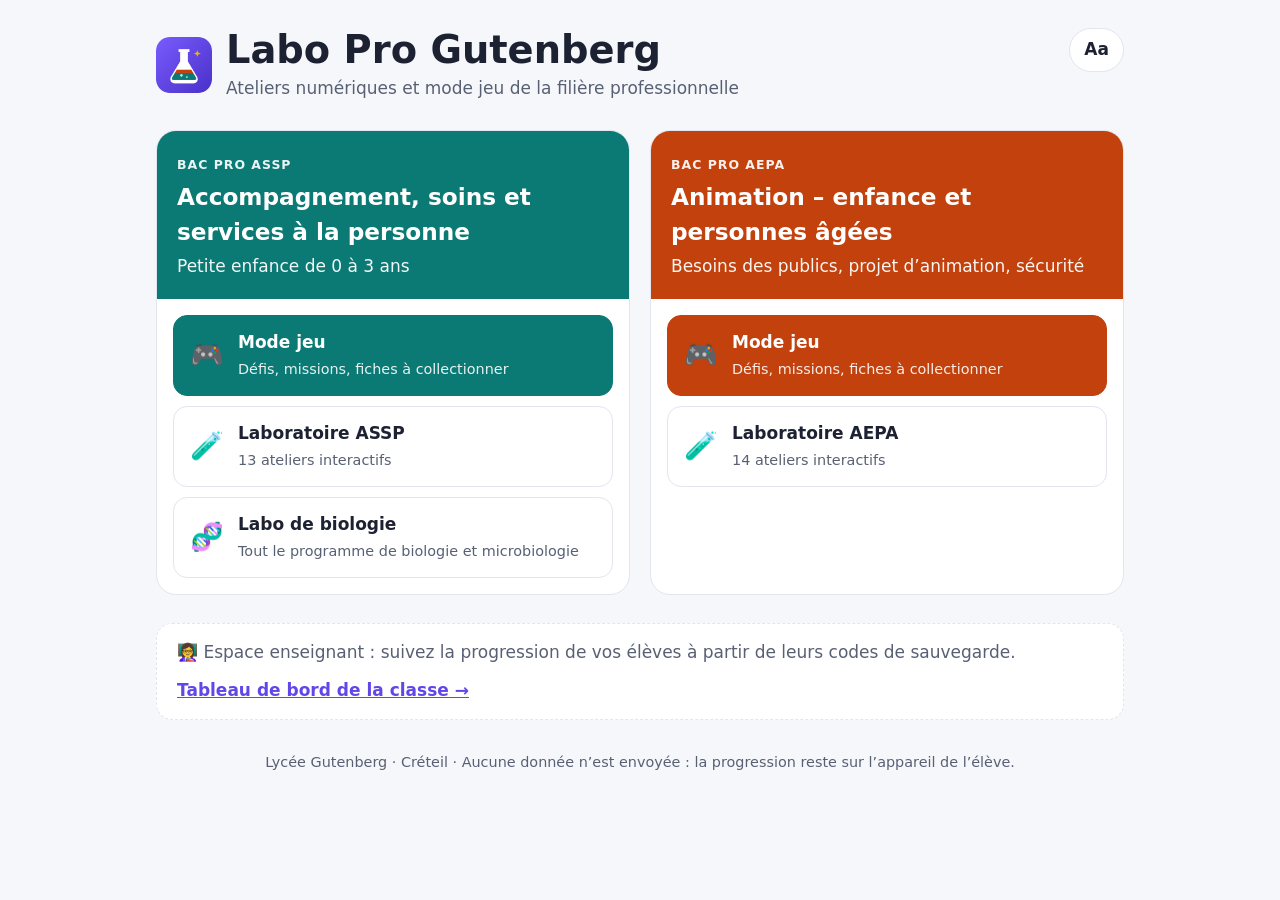
<file: index.html>
<!DOCTYPE html>
<html lang="fr" data-filiere="portail">
<head>
<meta charset="utf-8">
<meta name="viewport" content="width=device-width, initial-scale=1, viewport-fit=cover">
<title>Labo Pro Gutenberg</title>
<meta name="description" content="Laboratoires numériques interactifs et mode jeu pour les élèves de la filière professionnelle du lycée Gutenberg de Créteil.">
<meta name="theme-color" content="#6247e8">
<link rel="manifest" href="manifest.webmanifest">
<link rel="icon" href="commun/icones/icone.svg" type="image/svg+xml">
<link rel="apple-touch-icon" href="commun/icones/icone-180.png">
<link rel="stylesheet" href="commun/theme.css">
<script src="commun/bandeau.js" data-bandeau="non"></script>
<style>
  * { box-sizing: border-box; }
  body { margin: 0; background: var(--lp-fond); color: var(--lp-texte); font: 17px/1.5 var(--lp-police); }
  main { max-width: 1000px; margin: 0 auto; padding: max(28px, env(safe-area-inset-top)) max(16px, env(safe-area-inset-right)) 40px max(16px, env(safe-area-inset-left)); }
  .haut { display: flex; align-items: flex-start; gap: 16px; justify-content: space-between; margin-bottom: 28px; }
  .marque { display: flex; align-items: center; gap: 14px; }
  .marque img { width: 56px; height: 56px; border-radius: 14px; flex: none; }
  h1 { font-size: clamp(1.6rem, 5vw, 2.4rem); margin: 0; line-height: 1.15; }
  .lead { color: var(--lp-doux); margin: 4px 0 0; }
  .dys { flex: none; min-height: 44px; padding: 8px 14px; border-radius: 99px; border: 1.5px solid var(--lp-bord); background: var(--lp-carte); color: var(--lp-texte); font: inherit; font-weight: 700; cursor: pointer; }
  .dys[aria-pressed="true"] { background: var(--gutenberg); border-color: var(--gutenberg); color: #fff; }
  .filieres { display: grid; gap: 20px; grid-template-columns: repeat(auto-fit, minmax(min(100%, 300px), 1fr)); }
  .filiere { border-radius: 20px; overflow: hidden; background: var(--lp-carte); border: 1px solid var(--lp-bord); display: flex; flex-direction: column; }
  .filiere-tete { background: var(--filiere); color: #fff; padding: 20px; }
  .filiere-tete .tag { font-size: .78rem; font-weight: 800; letter-spacing: .08em; text-transform: uppercase; opacity: .92; }
  .filiere-tete h2 { margin: 4px 0 4px; font-size: 1.45rem; }
  .filiere-tete p { margin: 0; opacity: .95; }
  .filiere-corps { padding: 16px; display: grid; gap: 10px; flex: 1; align-content: start; }
  .acces { display: flex; align-items: center; gap: 14px; padding: 14px 16px; border-radius: 14px; text-decoration: none; color: var(--lp-texte); border: 1.5px solid var(--lp-bord); min-height: 64px; transition: border-color .15s, background .15s; }
  .acces:hover { border-color: var(--filiere); background: var(--filiere-clair); }
  .acces:focus-visible { outline: 3px solid var(--filiere); outline-offset: 2px; }
  .acces .ico { font-size: 1.7rem; flex: none; }
  .acces strong { display: block; }
  .acces span span { color: var(--lp-doux); font-size: .9rem; }
  .acces.jeu { background: var(--filiere); border-color: var(--filiere); color: #fff; }
  .acces.jeu span span { color: rgba(255,255,255,.9); }
  .acces.jeu:hover { background: var(--filiere-fonce); }
  .prof { margin-top: 28px; display: flex; flex-wrap: wrap; gap: 12px; align-items: center; justify-content: space-between; padding: 16px 20px; border-radius: 16px; background: var(--lp-carte); border: 1px dashed var(--lp-bord); }
  .prof p { margin: 0; color: var(--lp-doux); }
  .prof a { font-weight: 700; color: var(--gutenberg); }
  footer { margin-top: 32px; color: var(--lp-doux); font-size: .9rem; text-align: center; }
  @media (prefers-color-scheme: dark) { .prof a { color: #b3a6ff; } }
</style>
</head>
<body class="lp-page">
<main>
  <header class="haut">
    <div class="marque">
      <img src="commun/icones/icone-192.png" alt="">
      <div>
        <h1>Labo Pro Gutenberg</h1>
        <p class="lead">Ateliers numériques et mode jeu de la filière professionnelle</p>
      </div>
    </div>
    <button class="dys" type="button" data-lp-dys aria-pressed="false" title="Police et espacements adaptés à la lecture">Aa <span class="visuellement-cache">Lecture DYS</span></button>
  </header>

  <div class="filieres">
    <section class="filiere" data-filiere="assp" aria-labelledby="t-assp">
      <div class="filiere-tete">
        <span class="tag">Bac Pro ASSP</span>
        <h2 id="t-assp">Accompagnement, soins et services à la personne</h2>
        <p>Petite enfance de 0 à 3 ans</p>
      </div>
      <div class="filiere-corps">
        <a class="acces jeu" href="jeu/?f=assp"><span class="ico">🎮</span><span><strong>Mode jeu</strong><span>Défis, missions, fiches à collectionner</span></span></a>
        <a class="acces" href="laboassp/"><span class="ico">🧪</span><span><strong>Laboratoire ASSP</strong><span>13 ateliers interactifs</span></span></a>
        <a class="acces" href="laboassp/biologie.html"><span class="ico">🧬</span><span><strong>Labo de biologie</strong><span>Tout le programme de biologie et microbiologie</span></span></a>
      </div>
    </section>

    <section class="filiere" data-filiere="aepa" aria-labelledby="t-aepa">
      <div class="filiere-tete">
        <span class="tag">Bac Pro AEPA</span>
        <h2 id="t-aepa">Animation – enfance et personnes âgées</h2>
        <p>Besoins des publics, projet d’animation, sécurité</p>
      </div>
      <div class="filiere-corps">
        <a class="acces jeu" href="jeu/?f=aepa"><span class="ico">🎮</span><span><strong>Mode jeu</strong><span>Défis, missions, fiches à collectionner</span></span></a>
        <a class="acces" href="laboaepa/"><span class="ico">🧪</span><span><strong>Laboratoire AEPA</strong><span>14 ateliers interactifs</span></span></a>
      </div>
    </section>
  </div>

  <div class="prof">
    <p>👩‍🏫 Espace enseignant : suivez la progression de vos élèves à partir de leurs codes de sauvegarde.</p>
    <a href="prof/">Tableau de bord de la classe →</a>
  </div>

  <footer>Lycée Gutenberg · Créteil · Aucune donnée n’est envoyée : la progression reste sur l’appareil de l’élève.</footer>
</main>
<script>
  document.querySelectorAll('[data-lp-dys]').forEach(function (b) {
    b.setAttribute('aria-pressed', String(document.documentElement.hasAttribute('data-dys')));
    b.addEventListener('click', window.LaboPro.basculerDys);
  });
  if ('serviceWorker' in navigator && location.protocol !== 'file:') navigator.serviceWorker.register('sw.js').catch(function () {});
</script>
</body>
</html>
</file>
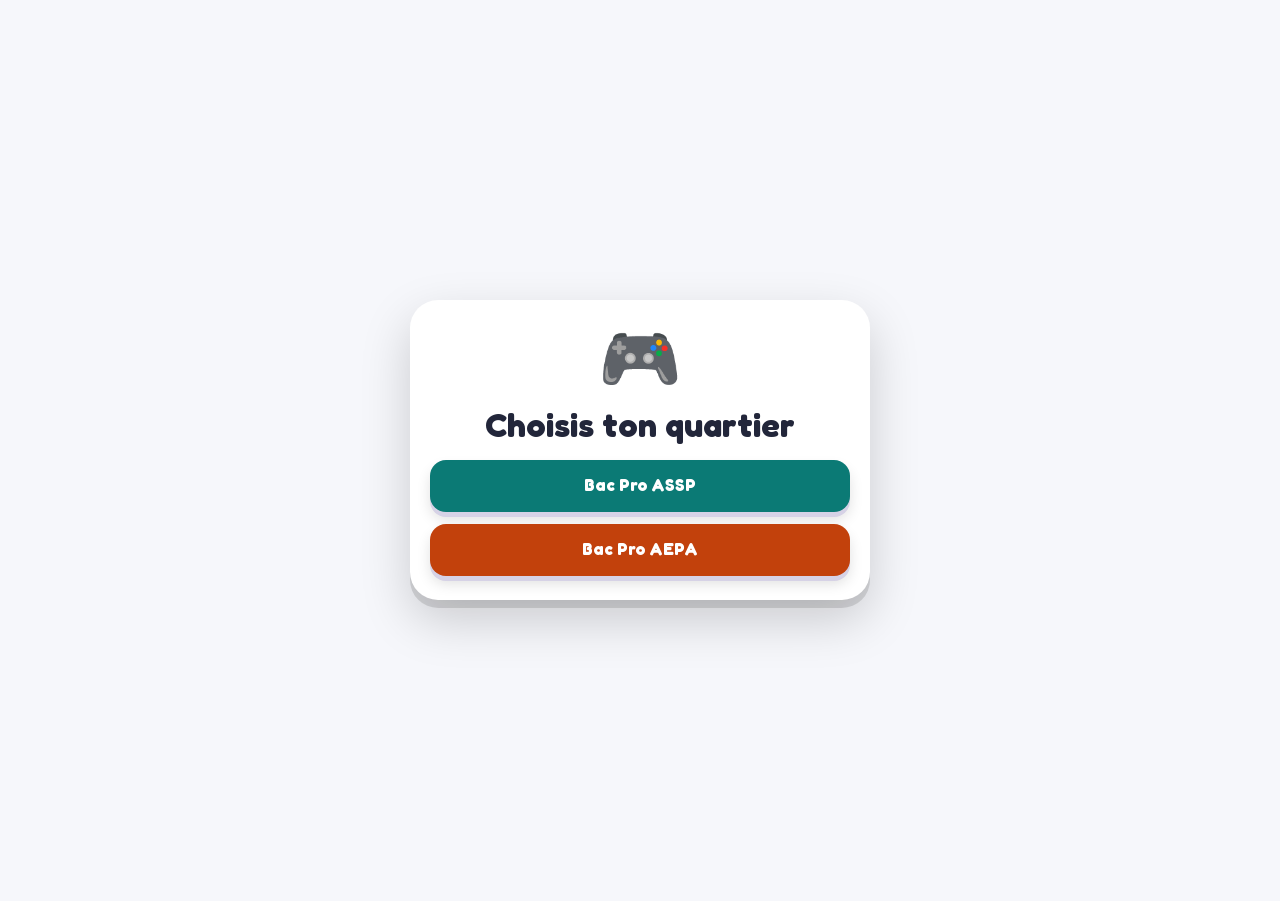
<file: jeu/index.html>
<!DOCTYPE html>
<html lang="fr">
<head>
<meta charset="utf-8">
<meta name="viewport" content="width=device-width, initial-scale=1, viewport-fit=cover">
<title>Mode jeu · Labo Pro Gutenberg</title>
<meta name="description" content="Entraîne-toi en jouant : défis, missions, fiches mémo à collectionner et badges de maîtrise.">
<meta name="theme-color" content="#6247e8">
<link rel="manifest" href="../manifest.webmanifest">
<link rel="icon" href="../commun/icones/icone.svg" type="image/svg+xml">
<link rel="apple-touch-icon" href="../commun/icones/icone-180.png">
<link rel="stylesheet" href="../commun/theme.css">
<link rel="stylesheet" href="jeu.css">
<script>
  // Filière choisie par l'adresse (?f=assp) : posée avant l'affichage pour éviter un flash de couleur.
  (function () {
    var f = new URLSearchParams(location.search).get('f');
    if (f && /^[a-z]+$/.test(f)) document.documentElement.setAttribute('data-filiere', f);
    try { if (localStorage.getItem('lp-dys') === '1') document.documentElement.setAttribute('data-dys', ''); } catch (e) {}
  })();
</script>
<script src="../commun/bandeau.js" data-bandeau="non"></script>
</head>
<body class="lp-page">
<a class="lien-evitement" href="#app">Aller au contenu</a>
<div id="app" tabindex="-1" aria-live="off"><p class="chargement">Chargement…</p></div>
<div id="annonces" class="visuellement-cache" aria-live="polite"></div>
<noscript><p style="padding:16px">Le mode jeu a besoin de JavaScript.</p></noscript>
<script type="module" src="app.js"></script>
</body>
</html>
</file>
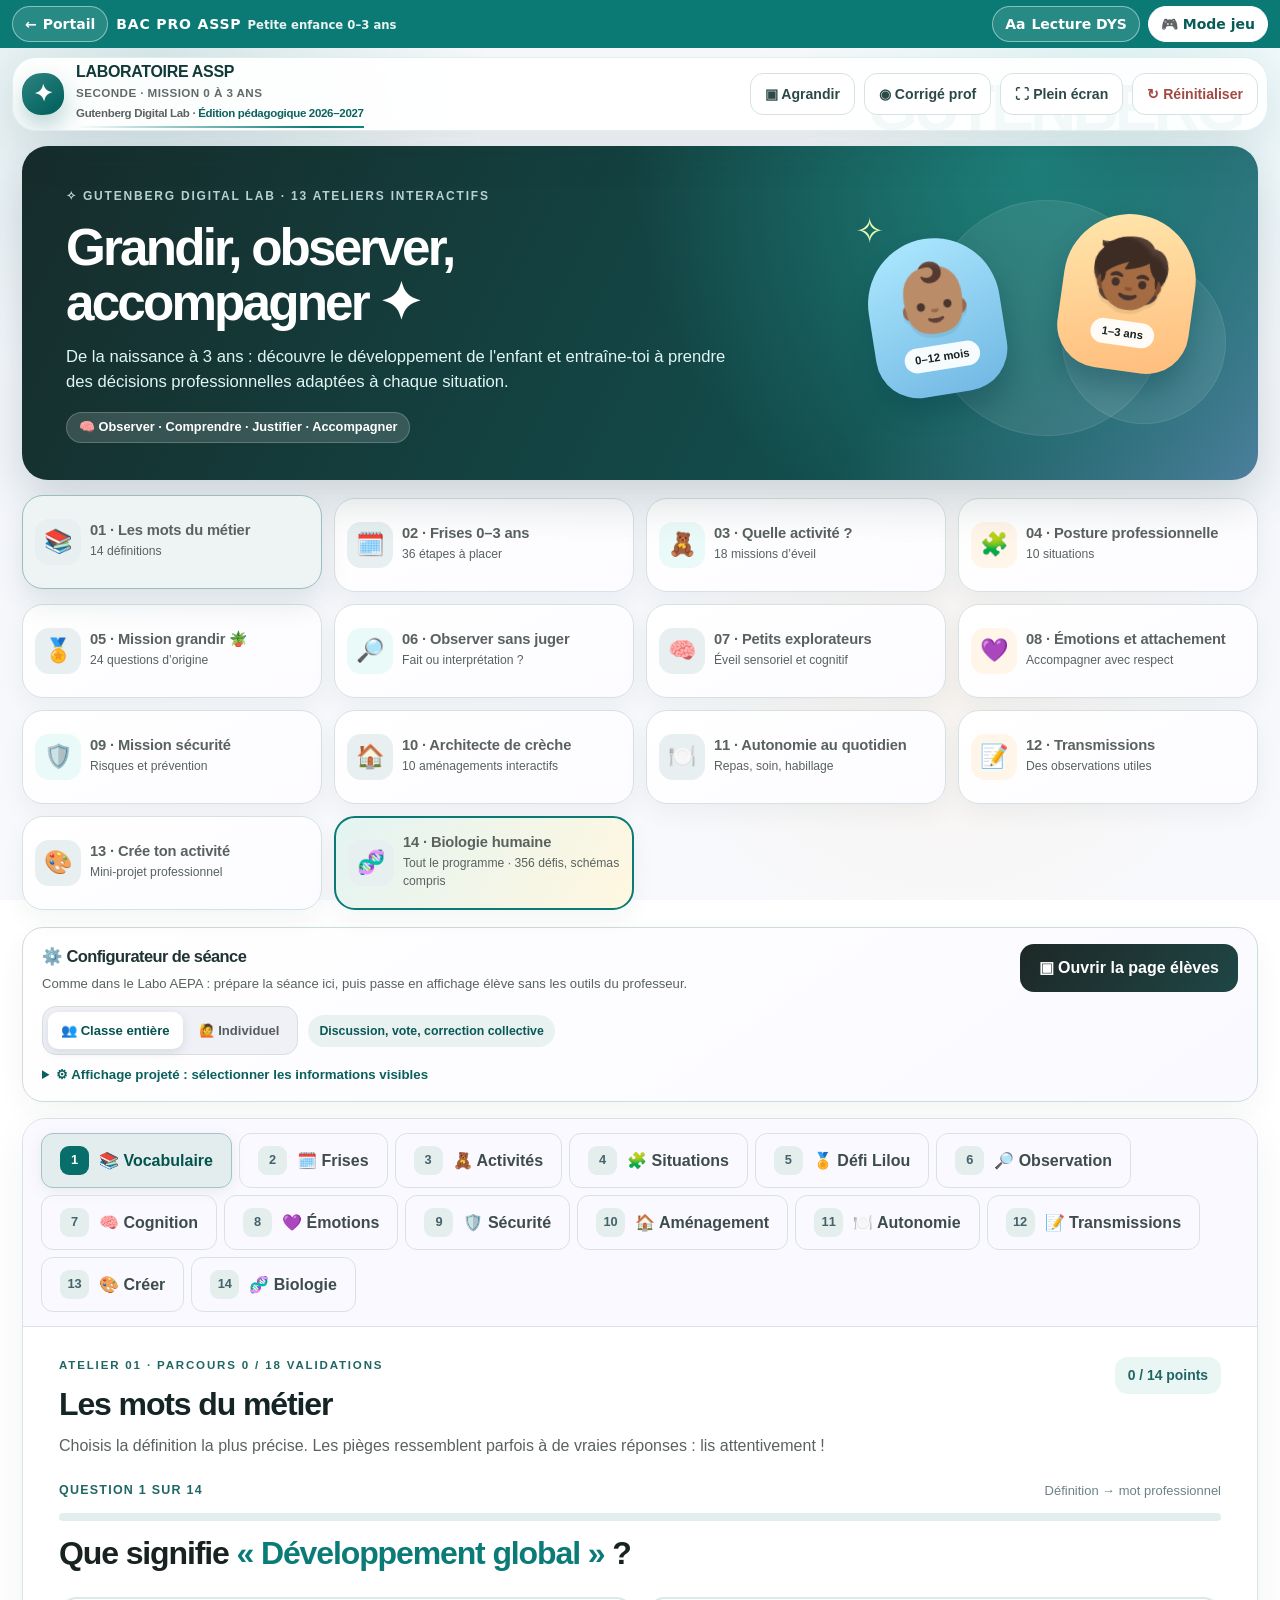
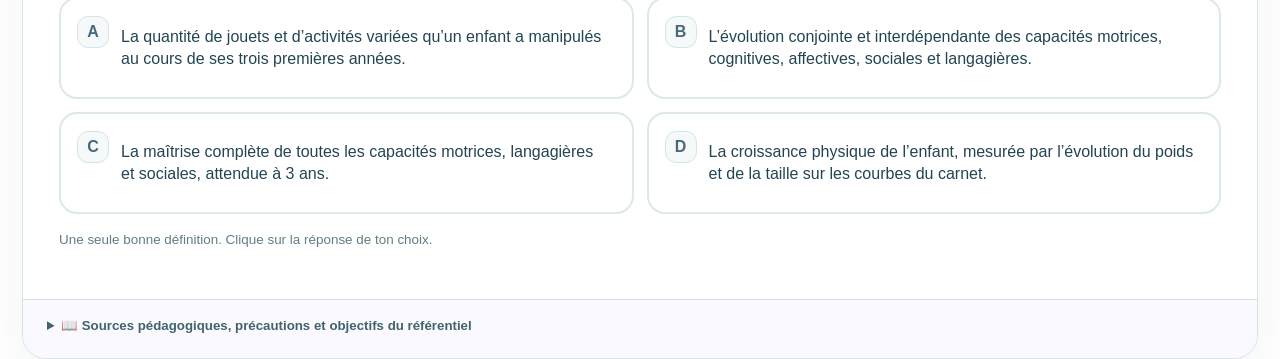
<file: laboassp/index.html>
<!DOCTYPE html>
<html lang="fr">
<head>
<meta charset="utf-8">
<meta name="viewport" content="width=device-width, initial-scale=1">
<meta name="theme-color" content="#0b7a75">
<meta name="description" content="Labo ASSP : 13 ateliers interactifs : vocabulaire, frises, jeux d’éveil, observation, sécurité, autonomie, émotions et transmissions pour réviser le développement de l'enfant de 0 à 3 ans en seconde bac pro ASSP.">
<title>Laboratoire ASSP · Gutenberg Digital Lab · 0 à 3 ans</title>
<style>
:root{--ink:#153443;--muted:#577180;--teal:#008d88;--teal-dark:#08716c;--blue:#1474ca;--cream:#f7f9f8;--white:#fff;--line:#d9e7e7;--green:#16835b;--red:#d54748;--violet:#35656b;--orange:#cf7841;--shadow:0 15px 48px rgba(14,58,76,.09);--radius:22px;--font:1}
*{box-sizing:border-box}html{scroll-behavior:smooth}body{margin:0;background:radial-gradient(ellipse 520px 350px at 1% 5%,#d8f3eb 0,transparent 85%),radial-gradient(ellipse 440px 350px at 93% 10%,#ffeedf 0,transparent 85%),#f5f8f7;color:var(--ink);font-family:ui-sans-serif,-apple-system,BlinkMacSystemFont,"Segoe UI",Arial,sans-serif;font-size:calc(16px * var(--font));line-height:1.48}
button{font:inherit;cursor:pointer}button:focus-visible,a:focus-visible{outline:4px solid #efa64a;outline-offset:3px}button:disabled{cursor:not-allowed;opacity:.55}a{color:#065f8a}h1,h2,h3,p{margin-top:0}h1{letter-spacing:-.055em;font-size:clamp(2.05rem,4vw,3.6rem);line-height:1.07;margin-bottom:15px}h2{font-size:clamp(1.5rem,2.5vw,2rem);letter-spacing:-.035em;margin:0}h3{letter-spacing:-.02em}p{margin-bottom:12px}.shell{max-width:1200px;padding:0 22px;margin:0 auto}
.topbar{position:sticky;top:0;z-index:30;background:#ffffffea;backdrop-filter:blur(16px);border-bottom:1px solid var(--line)}.topbar-inner{min-height:72px;display:flex;align-items:center;justify-content:space-between;gap:15px}.brand{display:flex;align-items:center;gap:12px;font-weight:900;white-space:nowrap;letter-spacing:-.035em}.brand-icon{display:grid;place-items:center;width:42px;height:42px;background:var(--ink);border-radius:15px;color:white;font-size:23px;transform:rotate(-4deg)}.brand small{display:block;color:#68818c;font-size:.73rem;letter-spacing:.08em;font-weight:800}.top-actions{display:flex;align-items:center;gap:9px;flex-wrap:wrap;justify-content:end}.top-actions button{padding:10px 14px;border:1px solid var(--line);border-radius:13px;background:white;color:var(--ink);font-size:.88rem;font-weight:800}.top-actions button:hover{border-color:#76b9b6;background:#f0faf8}.top-actions button.active{background:#d7f5ef;border-color:#9dd9ca}.top-actions .reset{color:#a14a43}
main{padding-bottom:70px}.hero{position:relative;display:grid;grid-template-columns:1.45fr .8fr;min-height:290px;overflow:hidden;border-radius:28px;background:linear-gradient(119deg,#123e4e 0%,#135363 66%,#177d7a 100%);box-shadow:0 16px 50px #15515d20;color:white;margin:26px 0 22px;padding:37px 44px;align-items:center}.eyebrow{display:inline-flex;gap:7px;align-items:center;text-transform:uppercase;letter-spacing:.15em;font-weight:850;font-size:.75rem;color:#b6ece1;margin-bottom:15px}.hero p{font-size:1.04rem;color:#e1f6f4;max-width:680px;margin:0}.hero .pill{display:inline-block;background:#ffffff1c;color:#ecfffb;border:1px solid #ffffff39;border-radius:30px;padding:5px 12px;font-size:.8rem;font-weight:750;margin-top:17px}.hero-art{position:relative;width:100%;height:225px}.artbubble{position:absolute;border-radius:50%;background:#ffffff14;box-shadow:inset 0 0 0 1px #ffffff15}.artbubble.one{width:236px;height:236px;right:12%;top:0}.artbubble.two{width:164px;height:164px;right:-3%;top:60px}.artperson{position:absolute;display:flex;flex-direction:column;align-items:center;justify-content:center;width:132px;height:157px;border-radius:70px 70px 45px 45px;box-shadow:0 17px 24px #0737484d;transition:transform .4s}.artperson .face{font-size:67px;line-height:1;filter:drop-shadow(0 4px 0 #00000012)}.artperson .phase{font-size:.71rem;background:#ffffffed;color:var(--ink);font-weight:900;padding:4px 11px;border-radius:20px;margin-top:15px}.artperson.baby{right:52%;top:38px;transform:rotate(-9deg);background:linear-gradient(160deg,#aee9ff,#70b7e3)}.artperson.toddler{right:5%;top:14px;transform:rotate(8deg);background:linear-gradient(165deg,#ffe7ad,#ffbc7b)}.art-spark{position:absolute;color:#e4fcb3;font-size:35px;top:5px;left:12%}
.overview{display:grid;grid-template-columns:repeat(3,1fr);gap:13px;margin-bottom:19px}.mini{background:white;border-radius:17px;padding:17px 19px;display:flex;align-items:center;gap:12px;border:1px solid #e0ebea}.mini .emoji{font-size:28px}.mini strong{display:block;font-size:1rem;letter-spacing:-.01em}.mini span:last-child{font-size:.82rem;color:var(--muted)}
.workspace{background:#fff;border:1px solid var(--line);border-radius:27px;box-shadow:var(--shadow);overflow:hidden}.tabbar{display:flex;gap:9px;padding:14px 18px;background:#f5faf9;border-bottom:1px solid var(--line);overflow:auto}.tab{border:1px solid transparent;background:transparent;color:#456774;display:flex;align-items:center;gap:10px;padding:12px 18px;border-radius:14px;font-weight:900;white-space:nowrap}.tab .num{height:29px;width:29px;border-radius:9px;background:#e3eeed;color:#44636b;display:grid;place-items:center;font-size:.8rem}.tab.active{background:white;color:#0b615d;border-color:#c8e0de;box-shadow:0 3px 15px #124c4a14}.tab.active .num{background:#086e69;color:white}.tab .tick{color:#138458;margin-left:2px}.stage{padding:30px 36px 37px;min-height:500px}.stage-header{display:flex;align-items:flex-start;justify-content:space-between;gap:15px;margin-bottom:23px}.overline{font-size:.72rem;letter-spacing:.16em;font-weight:900;text-transform:uppercase;color:var(--teal-dark);margin-bottom:7px}.sub{color:var(--muted);margin:6px 0 0;max-width:850px}.status{white-space:nowrap;background:#e9f6f4;color:#0e6e68;padding:8px 13px;border-radius:13px;font-weight:900;font-size:.87rem}.bar{height:8px;width:100%;border-radius:99px;background:#e2eeee;overflow:hidden;margin:13px 0 0}.bar span{display:block;height:100%;border-radius:99px;background:linear-gradient(90deg,#28b5a0,#087c93);transition:width .25s}.note{display:flex;align-items:flex-start;gap:11px;background:#f4f8f7;border:1px solid #dcebe9;color:#345866;padding:13px 15px;border-radius:14px;font-size:.89rem;margin:19px 0}.note .i{font-size:19px}.kicker{color:#69828c;text-transform:uppercase;letter-spacing:.1em;font-size:.78rem;font-weight:900}.question{font-size:clamp(1.4rem,2.5vw,2.05rem);letter-spacing:-.035em;line-height:1.25;max-width:900px;margin:12px 0 24px}.question strong{color:#0a7b77}.answer-grid{display:grid;grid-template-columns:repeat(2,1fr);gap:13px}.answer{position:relative;background:#fff;text-align:left;padding:17px 21px 17px 60px;border:2px solid #dce8e9;border-radius:18px;min-height:102px;color:#234552;line-height:1.4;transition:background .15s,border-color .15s,transform .15s}.answer:hover:not(:disabled){background:#f1faf9;border-color:#58a9a4;transform:translateY(-2px)}.answer .letter{position:absolute;top:17px;left:16px;border:1px solid #d5e5e5;border-radius:11px;font-weight:900;width:32px;height:32px;display:grid;place-items:center;color:#476979;background:#f6f9f9}.answer.correct{border-color:#29a277;background:#eaf9f1;color:#0e5b3e}.answer.incorrect{border-color:#e88a8b;background:#fff1f1;color:#a33636}.answer.correct .letter{border-color:#31a779;background:#16835b;color:#fff}.answer.incorrect .letter{background:#cc5151;color:white;border-color:#cc5151}.answer:disabled{opacity:1;cursor:default}.answer.dim{opacity:.63}.feedback{border:1px solid #c7e7db;background:#f1fbf5;padding:16px 19px;border-radius:17px;margin-top:18px;color:#255945}.feedback.bad{border-color:#f1d7cc;background:#fff8f2;color:#724d34}.feedback strong{display:block;font-size:1rem;margin-bottom:4px}.feedback p{margin:0}.feedback .example{display:block;color:#506b65;margin-top:8px;font-size:.92rem}.actions{display:flex;flex-wrap:wrap;align-items:center;gap:10px;margin-top:22px}.btn{border:none;border-radius:14px;padding:12px 19px;font-weight:900;transition:transform .12s,background .12s;display:inline-flex;align-items:center;justify-content:center;gap:8px}.btn:not(:disabled):hover{transform:translateY(-1px)}.btn.primary{background:#087e77;color:#fff}.btn.primary:hover{background:#09645f}.btn.secondary{background:#e8f3f1;color:#1d6665}.btn.ghost{background:white;color:#426573;border:1px solid #d6e7e7}.btn.orange{background:#fff0df;color:#a45b24}.score-icon{font-size:4rem;margin:5px 0 10px}.result{text-align:center;padding:40px 12px;max-width:650px;margin:auto}.result h3{font-size:2rem;margin-bottom:9px}.result p{color:var(--muted)}
.domains{display:grid;grid-template-columns:repeat(4,1fr);gap:10px;margin:18px 0 20px}.domain{padding:13px 12px;border:2px solid #e1eceb;background:#fff;border-radius:15px;text-align:left;display:flex;align-items:center;gap:10px;font-weight:800;color:#3b606c}.domain:hover{border-color:#9acac6}.domain.active{border-color:var(--teal);background:#eaf9f6;color:#075d58}.domain .dicon{font-size:25px}.domain .meta{display:block;font-size:.7rem;color:#779093;font-weight:750}.timeline-help{margin:14px 0 0;font-size:.91rem;color:#526e78}.timeline{display:grid;grid-template-columns:repeat(6,minmax(0,1fr));gap:10px;margin:24px 0;position:relative}.timeline:before{content:"";position:absolute;left:5%;right:5%;height:6px;background:#a7d8d2;top:39px;border-radius:9px;z-index:0}.slot{z-index:1;position:relative;display:flex;flex-direction:column;align-items:center;text-align:center;background:#f9fbfa;border:2px dashed #c5d9d6;min-height:161px;padding:10px 7px 9px;border-radius:16px;transition:.12s;color:var(--ink)}.slot:hover:not(:disabled){border-color:var(--teal);background:#edf9f6}.slot .age{font-size:.82rem;font-weight:900;background:#e5f5f1;border:1px solid #b8ded8;color:#0f6864;border-radius:10px;padding:5px 8px;min-width:85%;margin-bottom:17px;position:relative;z-index:2}.slot .dot{position:absolute;top:38px;left:50%;transform:translateX(-50%);height:14px;width:14px;background:#0b9790;border:3px solid #fff;border-radius:50%;z-index:2}.slot .empty{color:#9bb1b6;font-size:1.7rem;margin-top:3px}.slot .empty-text{color:#819da3;font-size:.75rem;margin-top:0}.slot .placed{width:100%;font-size:.83rem;font-weight:800;line-height:1.31;background:#fff;padding:8px 6px;border-radius:10px;box-shadow:0 4px 12px #134b5410;display:flex;flex-direction:column;align-items:center;gap:5px}.slot .placed .ico{font-size:23px}.slot.has-item{border-style:solid;border-color:#b6d8d4;background:#eaf7f4}.slot.is-good{border:2px solid #36a579;background:#f0fcf5}.slot.is-wrong{border:2px solid #da7272;background:#fff2f0}.slot.selected-target{outline:3px solid #f4bf62}.slot:disabled{opacity:1;cursor:default}.tray-title{display:flex;align-items:center;justify-content:space-between;gap:10px;margin:0 0 11px;font-size:.82rem;font-weight:900;letter-spacing:.065em;text-transform:uppercase;color:#54747e}.tray{display:grid;grid-template-columns:repeat(3,minmax(0,1fr));gap:10px;min-height:124px;background:#f5f9f8;border-radius:17px;border:1px solid #e3eeee;padding:15px}.chip{border:2px solid #d6e4e4;background:white;padding:12px 13px;border-radius:13px;color:#294b58;display:flex;gap:10px;align-items:center;text-align:left;font-weight:800;min-height:72px;font-size:.9rem;box-shadow:0 4px 13px #0a364808;cursor:grab}.chip:hover{border-color:#72b6ac}.chip.selected{border-color:#db8a36;box-shadow:0 0 0 3px #ffedcf;background:#fff9f1}.chip span{font-size:23px;flex:none}.chip:active{cursor:grabbing}.tray-placeholder{grid-column:1/-1;display:grid;place-items:center;color:#69888c;font-weight:800;text-align:center}.small-info{font-size:.84rem;color:#617d84}.checks{display:grid;grid-template-columns:repeat(2,minmax(0,1fr));gap:9px;margin:17px 0}.check-item{border-radius:11px;background:#eef9f4;color:#256b4e;padding:10px 12px;font-size:.87rem}.check-item.bad{background:#fff1ef;color:#9e4544}.check-item b{display:block;margin-bottom:3px}.success-panel{margin-top:18px;border-radius:15px;background:#ebfbf1;border:1px solid #bce4cd;padding:15px 18px;color:#216246}.source-area{border-top:1px solid var(--line);padding:16px 24px 22px;background:#fafcfb;font-size:.83rem;color:#6c8085}.source-area details summary{cursor:pointer;font-weight:850;color:#41646c}.source-area li{margin:6px 0}.teacher-key{background:#fff8e9;border:1px solid #f1d2a3;border-radius:15px;padding:16px 20px;margin:20px 0}.teacher-key h3{font-size:1rem;margin-bottom:8px}.teacher-key ul{margin:8px 0 0;padding-left:20px}.teacher-key li{margin:7px 0}.teacher-key small{display:block;color:#7c6d54}.case-banner{display:flex;align-items:center;gap:20px;background:linear-gradient(110deg,#eaf5ff,#f0f5f5);border:1px solid #d8e5f0;border-radius:19px;padding:21px;margin:19px 0}.case-person{font-size:68px;width:96px;min-width:96px;height:98px;border-radius:22px;background:white;display:grid;place-items:center;box-shadow:0 8px 20px #224a7118}.case-desc{font-size:1.18rem;line-height:1.55;margin-bottom:0}.tag{display:inline-block;background:#fff;border:1px solid #d8e5f0;padding:4px 11px;font-size:.78rem;font-weight:900;border-radius:9px;color:#4b5c56;margin-bottom:8px}.sectionline{display:flex;align-items:center;justify-content:space-between;gap:12px}.caption{font-size:.81rem;color:#6b8387}.tips{margin-top:18px;background:#eff9f5;border-radius:15px;border:1px solid #cce6dc;padding:16px}.tips h3{margin-bottom:7px;font-size:1rem}.tips p{margin-bottom:0}.hidden{display:none!important}
.celebrate{position:fixed;pointer-events:none;inset:0;z-index:50;overflow:hidden}.confetti{position:absolute;width:11px;height:17px;top:-20px;opacity:0;animation:confettiFall 1.65s ease-out forwards}.projection{--font:1.11}.projection .hero{padding:22px 32px;min-height:170px;margin-top:16px}.projection .hero-art{height:160px}.projection .artperson{transform:scale(.72)!important;top:-5px}.projection .overview{display:none}.projection .stage{padding:27px 30px}.projection .tabbar{padding:11px 16px}.projection .answer{min-height:118px}.projection .slot{min-height:183px}
@keyframes confettiFall{0%{transform:translateY(0) rotate(0deg);opacity:1}100%{transform:translateY(105vh) rotate(650deg);opacity:0}}
@media(max-width:930px){.hero{grid-template-columns:1fr .5fr;padding:28px}.artperson.baby{right:51%}.artperson.toddler{right:-9%}.timeline{grid-template-columns:repeat(3,minmax(0,1fr))}.timeline:before{display:none}.slot{min-height:146px}.slot .dot{display:none}.slot .age{margin-bottom:10px}.domains{grid-template-columns:repeat(2,1fr)}.tray{grid-template-columns:repeat(2,1fr)}}
@media(max-width:630px){.shell{padding:0 12px}.topbar-inner{align-items:flex-start;padding-top:11px;padding-bottom:10px;flex-wrap:wrap}.top-actions{justify-content:flex-start}.top-actions button{padding:8px;font-size:.76rem}.hero{grid-template-columns:1fr;min-height:auto;margin:12px 0;padding:23px}.hero-art{display:none}.hero h1{font-size:2.1rem}.overview{grid-template-columns:1fr}.mini{padding:10px 13px}.stage{padding:22px 16px}.tabbar{padding:10px;gap:2px}.tab{font-size:.82rem;padding:9px}.tab .num{display:none}.answer-grid,.checks{grid-template-columns:1fr}.answer{min-height:83px}.stage-header{flex-wrap:wrap}.domains{grid-template-columns:repeat(2,minmax(0,1fr))}.domain{font-size:.8rem;padding:10px 7px}.timeline{grid-template-columns:repeat(2,minmax(0,1fr))}.slot{min-height:141px}.tray{grid-template-columns:1fr}.case-banner{align-items:flex-start;gap:10px;padding:14px}.case-person{font-size:36px;width:50px;min-width:50px;height:60px}.case-desc{font-size:1rem}}
@media(prefers-reduced-motion:reduce){*,*:before,*:after{animation-duration:.01ms!important;transition-duration:.01ms!important;scroll-behavior:auto!important}}
@media print{.topbar,.tabbar,.top-actions,.actions,.tray,.note,.hero-art{display:none!important}.hero{color:#153443!important;background:white!important;padding:0}.workspace{box-shadow:none}.stage{padding:8px}.source-area{break-before:page}.timeline{grid-template-columns:repeat(3,1fr)}.timeline:before{display:none}}

/* Activités pédagogiques : réponses multiples et justification par option */
.overview{grid-template-columns:repeat(5,minmax(0,1fr))}.overview .mini{padding:15px 12px;gap:9px;min-width:0}.overview .mini .emoji{font-size:23px}.overview .mini strong{font-size:.92rem}.overview .mini span:last-child{font-size:.76rem}
.activity-top{display:grid;grid-template-columns:90px 1fr;gap:17px;align-items:center;background:linear-gradient(110deg,#edf8f5,#fff7ed);border:1px solid #d7e8e4;border-radius:22px;padding:21px;margin:19px 0 22px}.activity-face{background:#fff;border:1px solid #d7e7e2;border-radius:20px;display:grid;place-items:center;font-size:58px;min-height:100px}.activity-target{font-weight:900;color:#0b6c68;font-size:.85rem;letter-spacing:.04em;text-transform:uppercase}.activity-top h3{font-size:clamp(1.42rem,2.5vw,2rem);line-height:1.24;margin:5px 0 8px}.activity-top p{margin:0;color:#456570}.choice-grid{display:grid;grid-template-columns:repeat(2,minmax(0,1fr));gap:13px}.activity-option{display:flex;gap:13px;text-align:left;align-items:flex-start;background:#fff;border:2px solid #dbe9e6;color:#254752;border-radius:18px;padding:19px;min-height:132px;transition:background .15s,border-color .15s,transform .15s}.activity-option:hover:not(:disabled){background:#f2faf7;transform:translateY(-1px)}.activity-option.picked{background:#e8f5ff;border-color:#398bc9}.activity-option.good{background:#e9f9ef;border-color:#28a16c}.activity-option.bad{background:#fff1ef;border-color:#d47060}.activity-option.notpicked{opacity:.75}.activity-option:disabled{opacity:1;cursor:default}.activity-icon{min-width:47px;min-height:47px;border-radius:14px;background:#f3f7f6;display:grid;place-items:center;font-size:29px}.activity-text{font-weight:800;font-size:.98rem;line-height:1.38}.activity-meta{display:block;font-size:.75rem;margin-top:8px;color:#587682;font-weight:750}.activity-reason{display:block;font-size:.83rem;margin-top:9px;line-height:1.4;color:#4a645e;font-weight:550}.quiz-visual{font-size:61px;line-height:1.2;margin:8px 0 0}.quiz-question{font-size:clamp(1.4rem,2.7vw,2rem);line-height:1.26;margin:8px 0 14px}.quiz-context{background:#fff7eb;border-radius:12px;padding:10px 15px;color:#835a36;font-size:.94rem;margin-bottom:17px}.quiz-select{border-color:#3389bc;background:#ebf6ff}.reveal-note{color:#607b7d;font-size:.9rem;margin:10px 0}
@media(max-width:1090px){.overview{grid-template-columns:repeat(3,minmax(0,1fr))}}
@media(max-width:720px){.overview{grid-template-columns:repeat(2,minmax(0,1fr))}.choice-grid{grid-template-columns:1fr}.activity-top{grid-template-columns:65px 1fr;padding:13px;gap:11px}.activity-face{font-size:42px;min-height:75px}.activity-option{min-height:100px}.overview .mini{padding:12px}}
@media(max-width:440px){.overview{grid-template-columns:1fr}.activity-top{grid-template-columns:1fr}.activity-face{display:none}}

/* ===== IDENTITÉ GUTENBERG DIGITAL LAB · basée sur la présentation AEPA v15 ===== */
:root{--ink:#182220;--muted:#59625f;--teal:#05b7a7;--teal-dark:#07776c;--blue:#0b7a75;--cream:#f7f8fc;--line:#dbe2e1;--violet:#0b7a75;--shadow:0 17px 49px rgba(15,51,50,.075)}
body{background:radial-gradient(circle at 12% 7%,rgba(11,122,117,.14),transparent 24%),radial-gradient(circle at 87% 9%,rgba(5,183,167,.10),transparent 23%),radial-gradient(circle at 74% 77%,rgba(255,180,70,.065),transparent 24%),linear-gradient(#fbfcff,#f4f6fb 47%,#f8f9fc);background-attachment:fixed;color:var(--ink)}
.shell{max-width:1350px}
.topbar{position:sticky;top:8px;margin:9px auto 15px;max-width:1350px;width:calc(100% - 24px);border-radius:24px;border:1px solid rgba(11,122,117,.12);background:rgba(255,255,255,.91);box-shadow:0 15px 48px rgba(15,51,50,.10);overflow:hidden;z-index:70}
.topbar::after{content:"GUTENBERG";position:absolute;right:25px;bottom:-26px;font-size:4rem;font-weight:900;color:#0b7a750b;pointer-events:none;letter-spacing:-.06em}
.topbar-inner{padding-inline:9px;position:relative;z-index:1}
.brand-icon{background:linear-gradient(145deg,#2d8481,#076561 80%);border-radius:19px;box-shadow:0 12px 24px rgba(4,99,95,.27);transform:rotate(-3deg);color:white}
.brand>div:last-child{color:#113937;letter-spacing:-.02em}.brand small{letter-spacing:.035em;color:#626b69}
.g-signature{font-size:.72rem;color:#5a6362;margin-top:4px}.g-signature b{color:#0c635f}
.g-signature::after{content:"";display:block;height:2px;background:linear-gradient(90deg,transparent,#0b7a75,#05b7a7,transparent);animation:gInk 5s linear infinite;background-size:250% 100%;margin-top:4px}@keyframes gInk{0%{background-position:200%}100%{background-position:-100%}}
.top-actions button{border-color:#d8e1e1;background:#fff;color:#2c4948}.top-actions button.active,.top-actions button:hover{background:#e7eff0;border-color:#95bcbc;color:#005550}
.hero{min-height:232px;margin-top:5px;margin-bottom:18px;background:radial-gradient(circle at 82% 5%,#1e7f7a 0,transparent 38%),linear-gradient(117deg,#162c2b,#124e4d 70%,#4f7f9f);border-radius:26px;box-shadow:0 20px 45px rgba(24,61,61,.18)}
.hero .eyebrow{color:#b7d1d2}.hero .pill{background:#ffffff26;border-color:#ffffff33;color:white}
.hero h1{max-width:720px}.hero p{max-width:675px}
.overview{grid-template-columns:repeat(4,minmax(0,1fr));gap:12px;margin-bottom:17px}
.mini{border-radius:21px;border:1px solid #d8e1e1;box-shadow:0 10px 25px rgba(9,43,41,.047);background:linear-gradient(155deg,#fff,#fcfbff);align-items:center;transition:transform .16s ease,box-shadow .16s ease;min-height:94px;text-align:left;width:100%;cursor:pointer;color:var(--ink)}
.mini:hover,.mini.active{transform:translateY(-3px);box-shadow:0 15px 29px rgba(10,47,47,.10);border-color:#99bebf}.mini.active{background:#eef4f4}
.mini:nth-child(3n) .emoji{background:#eafaf8}.mini:nth-child(4n) .emoji{background:#fff5e8}
.mini .emoji{display:grid;place-items:center;min-width:46px;height:46px;border-radius:14px;background:#e7eff0;font-size:24px}
.mini .mini-body{display:grid;gap:4px}.mini strong{font-size:.91rem;line-height:1.2}.mini span:last-child{font-size:.75rem;color:var(--muted)}
.config-panel{border:1px solid #cedbdb;border-radius:21px;background:linear-gradient(145deg,#fff,#faf9ff);padding:16px 19px;margin-bottom:16px;box-shadow:0 12px 30px rgba(17,49,48,.045)}
.config-title{display:flex;align-items:center;justify-content:space-between;gap:10px;flex-wrap:wrap}
.config-panel h2{font-size:1.03rem;margin:0;color:#1f3334}.config-panel p{font-size:.82rem;color:var(--muted);margin:6px 0 0;line-height:1.45}
.config-controls{display:flex;flex-wrap:wrap;align-items:center;gap:10px;margin-top:13px}
.config-panel label{display:inline-flex;align-items:center;gap:7px;font-size:.82rem;font-weight:750;cursor:pointer}
.config-panel input[type=checkbox]{width:16px;height:16px;accent-color:#0b7a75}
.mode-switch{display:flex;padding:5px;border-radius:14px;background:#f0f0f7;border:1px solid #d7dfdf;gap:3px}
.mode-switch button{border:0;border-radius:10px;padding:9px 13px;background:transparent;font-size:.82rem;color:#555e5b;font-weight:800;cursor:pointer}
.mode-switch button.active{background:white;color:#05534e;box-shadow:0 3px 11px #0d1c1c1a}
.config-panel details{margin-top:10px}.config-panel summary{font-size:.83rem;font-weight:850;color:#0b605c;cursor:pointer}
.config-details{display:flex;gap:16px;flex-wrap:wrap;padding:12px 2px 2px}
.btn.launch-student{background:linear-gradient(130deg,#1d2826,#1f4646);color:white;border-color:transparent}
.workspace{border-color:#d8e3e3;border-radius:24px;box-shadow:0 17px 45px rgba(18,51,51,.06)}
.tabbar{background:#faf9ff;gap:7px;flex-wrap:wrap;overflow:visible;border-color:#dbe3e4}
.tab{border-color:#dae2e2;color:#3e4c4c;border-radius:12px}.tab.active{background:#e3eded;border-color:#a2c4c5;color:#03544f}
.btn.primary{background:linear-gradient(135deg,#1c7e7a,#006864);border-color:#116d68;color:white;box-shadow:0 7px 17px rgba(0,104,99,.15)}
.btn.secondary{background:#eaf1f2;border-color:#c0d7d8;color:#045653}
.status,.overline,.kicker{color:#206664}.stage-header h2{color:#152424}.stage-header{border-bottom-color:#e5ebec}
.answer.selected,.answer:focus-visible{outline-color:#0b7a75}.source-area{background:#faf9ff}
.lab-note{border:1px solid #d4e1e1;border-left:4px solid #0b7a75;background:#f9f7ff;padding:13px 15px;border-radius:14px;font-size:.93rem;line-height:1.5;margin:13px 0}
.lab-objective{display:inline-flex;gap:7px;background:#effaf8;border:1px solid #d8efeb;color:#17695e;padding:8px 12px;border-radius:12px;font-size:.9rem;font-weight:760;margin:8px 0 10px}
.extra-meta{display:flex;flex-wrap:wrap;gap:8px;margin:12px 0}.extra-tag{background:#eaf1f1;color:#095954;border-radius:99px;padding:7px 11px;font-size:.77rem;font-weight:760}
.extra-task{margin:18px 0;padding:20px 22px;border-radius:21px;background:radial-gradient(circle at 100% 0%,#0b7a7513,transparent 28%),linear-gradient(160deg,#fff,#fbfaff);border:1px solid #d8e1e2}
.extra-task h3{font-size:1.25rem;margin:7px 0 12px;line-height:1.43}.extra-task .question{font-size:1.2rem}
.extra-face{display:grid;place-items:center;width:78px;height:78px;border-radius:21px;background:linear-gradient(145deg,#e2eced,#e9faf6);font-size:43px}
.extra-choices{display:grid;grid-template-columns:repeat(2,minmax(0,1fr));gap:11px;margin:16px 0}
.extra-choice{min-height:87px;border:1px solid #d6dddd;border-radius:14px;background:white;padding:14px 15px;font-weight:710;text-align:left;font-size:.93rem;line-height:1.42;color:#1c2725;transition:.16s ease}
.extra-choice:hover{border-color:#8cb6b7;transform:translateY(-2px);background:#faf9ff}.extra-choice.chosen{border-color:#0b7a75;box-shadow:0 0 0 3px #0b7a7520;background:#ebf2f3}
.extra-choice.correct{border-color:#76c4ac;background:#eaf9f1;color:#155d44}.extra-choice.incorrect{border-color:#ef9e9e;background:#fff1f0;color:#953934}.extra-choice.dim{opacity:.48}
.explanation{background:#f2fbf6;border:1px solid #cee6d9;border-left:5px solid #36a17b;border-radius:16px;padding:16px;line-height:1.58;margin-top:14px}
.explanation.bad{border-color:#f2d4b1;border-left-color:#f2ab53;background:#fff9f0}.explanation p{margin:7px 0 0}
.feedback-score{margin-left:auto;font-weight:760;color:#536061;font-size:.84rem}
.teacher-tip{margin-top:12px;background:#fff7e9;border:1px solid #f2ddb8;border-radius:14px;padding:13px;line-height:1.45;color:#685029}
.extra-progress{height:8px;border-radius:99px;background:#e9eded;overflow:hidden;margin:13px 0}.extra-progress div{height:100%;background:linear-gradient(90deg,#0b7a75,#05b7a7);transition:width .2s}
.extra-result{text-align:center;margin:20px auto;padding:28px;border-radius:19px;background:linear-gradient(145deg,#eef4f5,#eefaf8)}
.builder-grid{display:grid;grid-template-columns:repeat(2,minmax(0,1fr));gap:13px}
.builder-field{background:#fff;border:1px solid #d9e2e3;border-radius:15px;padding:13px;min-width:0}
.builder-field label{display:block;font-size:.83rem;font-weight:850;color:#324445;margin-bottom:8px}
.builder-field select,.builder-field textarea,.builder-field input{width:100%;border-radius:11px;padding:11px;border:1px solid #cbd5d5;background:#fff;color:#1d2826;font:inherit;font-size:.92rem}
.builder-field textarea{min-height:82px;resize:vertical}.builder-span{grid-column:1/-1}
.project-preview{margin-top:20px;border-radius:19px;padding:23px;border:1px solid #c2d5d5;background:linear-gradient(120deg,#faf8ff,#effaf9)}
.project-preview h3{margin:0 0 11px}.project-preview p{line-height:1.5}
.autosave-note{font-size:.8rem;color:var(--muted);margin-top:8px}
.student-exit{display:none;position:fixed;right:18px;bottom:18px;z-index:99;padding:12px 18px;color:white;background:#0a5952;border:0;border-radius:13px;box-shadow:0 9px 20px #04313035;font-weight:800}
body.student-view{background:#f7f8fc!important}
body.student-view .topbar,body.student-view .hero,body.student-view .overview,body.student-view .config-panel,body.student-view .tabbar,body.student-view .source-area,body.student-view .hero-art{display:none!important}
body.student-view .shell{max-width:1550px;padding:0 14px}
body.student-view main{padding-top:18px;padding-bottom:25px}
body.student-view .workspace{border:0;box-shadow:none;background:transparent}
body.student-view .stage{background:#fff;border:1px solid #d6dedf;box-shadow:0 14px 35px #16262212;border-radius:20px;padding:clamp(17px,3vw,44px)}
body.student-view .stage-header h2{font-size:clamp(1.6rem,3vw,2.55rem)}
body.student-view .extra-task h3,body.student-view .question{font-size:clamp(1.3rem,2.5vw,2rem)}
body.student-view .extra-choice,body.student-view .answer{font-size:clamp(1rem,1.6vw,1.38rem)}
body.student-view .student-exit{display:block}
body.hide-age .age-specific{display:none!important}
body.hide-situation .situation-specific{display:none!important}
body.hide-objective .lab-objective{display:none!important}
@media(max-width:1100px){.overview{grid-template-columns:repeat(3,minmax(0,1fr))}}
@media(max-width:800px){.overview{grid-template-columns:repeat(2,minmax(0,1fr))}.extra-choices{grid-template-columns:1fr}.builder-grid{grid-template-columns:1fr}.topbar{top:0;width:100%;margin:0;border-radius:0}.config-panel{padding:13px}}
@media(max-width:580px){.overview{grid-template-columns:1fr 1fr;gap:8px}.mini{min-height:104px;padding:10px;gap:7px}.mini .emoji{min-width:35px;height:35px;font-size:20px}.mini strong{font-size:.77rem}.mini span:last-child{font-size:.68rem}.tabbar{gap:5px}.tab{font-size:.76rem}.extra-task{padding:14px}.extra-face{width:54px;height:54px;font-size:29px}.config-controls{align-items:stretch}.hero{min-height:190px}}
@media(max-width:420px){.brand{white-space:normal;min-width:0}.brand>div:last-child{min-width:0}.mini{min-width:0}.mini .mini-body{min-width:0}.mini strong,.mini span{overflow-wrap:anywhere;hyphens:auto}}
@media print{.student-exit,.config-panel,.overview,.tabbar,.topbar,.hero{display:none!important}.project-preview{background:white!important}}

/* ===== Aménagement spatial interactif, identité AEPA v15 ===== */
.space-heading{display:grid;grid-template-columns:88px minmax(0,1fr);gap:13px;align-items:start}.space-heading h3{margin-top:0}.space-heading .lab-note{margin:9px 0}
.space-workspace{display:grid;grid-template-columns:minmax(0,1.6fr) minmax(240px,1fr);gap:18px;margin-top:8px}.space-workspace>div{min-width:0}.space-workspace h4{font-size:1rem;color:#1d4342;margin:10px 0}.space-workspace .small{font-size:.82rem;color:#59625f;line-height:1.4;margin:5px 0 11px}
.space-room{position:relative;display:grid;grid-template-columns:repeat(2,minmax(0,1fr));grid-template-rows:150px 150px;gap:10px;min-height:316px;padding:12px;background:repeating-linear-gradient(0deg,#dae7e730 0 1px,transparent 1px 28px),repeating-linear-gradient(90deg,#dae7e730 0 1px,transparent 1px 28px),#f8f7ff;border:3px solid #839b9c;border-radius:19px;box-shadow:inset 0 0 0 6px #fff}
.space-zone{cursor:pointer;position:relative;display:flex;flex-direction:column;align-items:flex-start;justify-content:center;gap:5px;text-align:left;min-width:0;border:2px dashed #99afb0;border-radius:13px;padding:12px 12px 12px 43px;background:#ffffffdd;color:#1c2b2a;transition:transform .15s,background .15s,border-color .15s}.space-zone:nth-child(3){grid-column:1/-1}.space-zone:hover{border-color:#0b7a75;background:#fff;transform:translateY(-1px)}.space-zone.dragover{background:#e3edee;border-color:#0b7a75;box-shadow:0 0 0 3px #0b7a7520}.space-zone-num{position:absolute;top:10px;left:10px;width:25px;height:25px;display:grid;place-items:center;background:#dce9e9;color:#085954;border-radius:8px;font-weight:900;font-size:.78rem}.space-zone strong{font-size:.95rem}.space-zone-purpose{font-size:.75rem;color:#606a68}.space-equipped{margin-top:5px;background:#e3eded;color:#0b4d49;border:1px solid #bad3d4;border-radius:11px;padding:7px 10px;line-height:1.28;font-size:.81rem;font-weight:780}.space-empty{font-weight:800;font-size:.79rem;color:#517a7b;margin-top:5px}.space-zone.space-good{background:#edfaf3;border-color:#54b896}.space-zone.space-bad{background:#fff4ee;border-color:#e6a66a}.space-zone.space-good .space-equipped{background:#dff6e9;border-color:#92d9b7;color:#126347}.space-zone.space-bad .space-equipped{background:#fff0e8;border-color:#ffd1b1;color:#994e24}
.space-door{font-size:.72rem;font-weight:700;color:#587274;margin:8px 0 0 13px}.space-shelf{display:grid;gap:9px}.space-equipment{display:grid;grid-template-columns:35px minmax(0,1fr) auto;gap:9px;align-items:center;text-align:left;border:1px solid #d4dcdd;background:#fff;color:#202928;border-radius:13px;padding:11px;min-height:55px;cursor:grab;transition:.14s}.space-equipment>span{font-size:1.35rem}.space-equipment>b{font-size:.85rem;line-height:1.35}.space-equipment:hover:not(:disabled){border-color:#84b0b0;background:#fbfaff;transform:translateY(-2px)}.space-equipment.selected{border-color:#0b7a75;background:#e3eded;box-shadow:0 0 0 3px #0b7a751c}.space-equipment:disabled{cursor:default;opacity:.45}.space-equipment small{font-size:.72rem;color:#3e896d;font-weight:800}.space-task .explanation p{font-size:.9rem}
body.student-view .teacher-tip{display:none!important}
@media(max-width:870px){.space-workspace{grid-template-columns:1fr}.space-shelf{grid-template-columns:repeat(2,minmax(0,1fr))}.space-room{grid-template-rows:145px 145px}}
@media(max-width:570px){.space-heading{grid-template-columns:1fr}.space-room{grid-template-columns:1fr;grid-template-rows:repeat(3,auto);min-height:0}.space-zone:nth-child(3){grid-column:auto}.space-zone{min-height:110px}.space-shelf{grid-template-columns:1fr}}
@media print{.space-shelf,.space-workspace .small{display:none}.space-workspace{grid-template-columns:1fr}}

</style>
<link rel="stylesheet" href="../commun/theme.css">
<script src="../commun/bandeau.js" data-filiere="assp" data-nom="Bac Pro ASSP" data-titre="Petite enfance 0–3 ans" data-jeu="../jeu/?f=assp"></script>
</head>
<body>
<header class="topbar">
<div class="shell topbar-inner">
 <div class="brand"><div class="brand-icon" aria-hidden="true">✦</div><div>LABORATOIRE ASSP<small>SECONDE · MISSION 0 À 3 ANS</small><div class="g-signature">Gutenberg Digital Lab · <b>Édition pédagogique 2026–2027</b></div></div></div>
 <div class="top-actions"><button type="button" id="projectionBtn" title="Agrandir les écritures">▣ Agrandir</button><button type="button" id="teacherBtn" aria-pressed="false">◉ Corrigé prof</button><button type="button" id="fullBtn">⛶ Plein écran</button><button type="button" class="reset" id="resetBtn">↻ Réinitialiser</button></div>
</div></header>
<main class="shell">
<section class="hero" aria-label="Bienvenue dans le laboratoire ASSP">
 <div><div class="eyebrow">✧ GUTENBERG DIGITAL LAB · 13 ATELIERS INTERACTIFS</div><h1>Grandir, observer,<br>accompagner <span aria-hidden="true">✦</span></h1><p>De la naissance à 3 ans : découvre le développement de l'enfant et entraîne-toi à prendre des décisions professionnelles adaptées à chaque situation.</p><span class="pill">🧠 Observer · Comprendre · Justifier · Accompagner</span></div>
 <div class="hero-art" aria-hidden="true"><div class="artbubble one"></div><div class="artbubble two"></div><span class="art-spark">✧</span><div class="artperson baby"><span class="face">👶🏽</span><span class="phase">0–12 mois</span></div><div class="artperson toddler"><span class="face">🧒🏾</span><span class="phase">1–3 ans</span></div></div>
</section>
<section class="overview" aria-label="Choisir parmi les treize ateliers">
 <button type="button" class="mini active" data-launch="vocab"><span class="emoji">📚</span><span class="mini-body"><strong>01 · Les mots du métier</strong><span>14 définitions</span></span></button>
 <button type="button" class="mini" data-launch="timeline"><span class="emoji">🗓️</span><span class="mini-body"><strong>02 · Frises 0–3 ans</strong><span>36 étapes à placer</span></span></button>
 <button type="button" class="mini" data-launch="activities"><span class="emoji">🧸</span><span class="mini-body"><strong>03 · Quelle activité ?</strong><span>18 missions d’éveil</span></span></button>
 <button type="button" class="mini" data-launch="cases"><span class="emoji">🧩</span><span class="mini-body"><strong>04 · Posture professionnelle</strong><span>10 situations</span></span></button>
 <button type="button" class="mini" data-launch="grandquiz"><span class="emoji">🏅</span><span class="mini-body"><strong>05 · Mission grandir 🪴</strong><span>24 questions d’origine</span></span></button>
 <button type="button" class="mini" data-launch="observation"><span class="emoji">🔎</span><span class="mini-body"><strong>06 · Observer sans juger</strong><span>Fait ou interprétation ?</span></span></button>
 <button type="button" class="mini" data-launch="cognition"><span class="emoji">🧠</span><span class="mini-body"><strong>07 · Petits explorateurs</strong><span>Éveil sensoriel et cognitif</span></span></button>
 <button type="button" class="mini" data-launch="emotions"><span class="emoji">💜</span><span class="mini-body"><strong>08 · Émotions et attachement</strong><span>Accompagner avec respect</span></span></button>
 <button type="button" class="mini" data-launch="securite"><span class="emoji">🛡️</span><span class="mini-body"><strong>09 · Mission sécurité</strong><span>Risques et prévention</span></span></button>
 <button type="button" class="mini" data-launch="space"><span class="emoji">🏠</span><span class="mini-body"><strong>10 · Architecte de crèche</strong><span>10 aménagements interactifs</span></span></button>
 <button type="button" class="mini" data-launch="autonomie"><span class="emoji">🍽️</span><span class="mini-body"><strong>11 · Autonomie au quotidien</strong><span>Repas, soin, habillage</span></span></button>
 <button type="button" class="mini" data-launch="transmissions"><span class="emoji">📝</span><span class="mini-body"><strong>12 · Transmissions</strong><span>Des observations utiles</span></span></button>
 <button type="button" class="mini" data-launch="atelier"><span class="emoji">🎨</span><span class="mini-body"><strong>13 · Crée ton activité</strong><span>Mini-projet professionnel</span></span></button>
</section>
<section class="config-panel" id="configPanel" aria-label="Configurer la séance">
 <div class="config-title"><div><h2>⚙️ Configurateur de séance</h2><p>Comme dans le Labo AEPA : prépare la séance ici, puis passe en affichage élève sans les outils du professeur.</p></div><button type="button" class="btn launch-student" id="launchStudent">▣ Ouvrir la page élèves</button></div>
 <div class="config-controls"><div class="mode-switch" aria-label="Mode de classe"><button type="button" class="active" id="modeClasse" aria-pressed="true">👥 Classe entière</button><button type="button" id="modeIndividuel" aria-pressed="false">🙋 Individuel</button></div><span class="extra-tag" id="modeDescription">Discussion, vote, correction collective</span></div>
 <details><summary>⚙ Affichage projeté : sélectionner les informations visibles</summary><div class="config-details"><label><input id="showAge" type="checkbox" checked> Afficher l’âge</label><label><input id="showSituation" type="checkbox" checked> Afficher la situation</label><label><input id="showObjective" type="checkbox" checked> Afficher l’objectif</label></div></details>
</section>
<div class="workspace" id="workspace">
 <nav class="tabbar" aria-label="Choisir un atelier">
  <button class="tab active" data-tab="vocab" type="button"><span class="num">1</span>📚 Vocabulaire</button>
  <button class="tab" data-tab="timeline" type="button"><span class="num">2</span>🗓️ Frises</button>
  <button class="tab" data-tab="activities" type="button"><span class="num">3</span>🧸 Activités</button>
  <button class="tab" data-tab="cases" type="button"><span class="num">4</span>🧩 Situations</button>
  <button class="tab" data-tab="grandquiz" type="button"><span class="num">5</span>🏅 Défi Lilou</button>
  <button class="tab" data-tab="observation" type="button"><span class="num">6</span>🔎 Observation</button>
  <button class="tab" data-tab="cognition" type="button"><span class="num">7</span>🧠 Cognition</button>
  <button class="tab" data-tab="emotions" type="button"><span class="num">8</span>💜 Émotions</button>
  <button class="tab" data-tab="securite" type="button"><span class="num">9</span>🛡️ Sécurité</button>
  <button class="tab" data-tab="space" type="button"><span class="num">10</span>🏠 Aménagement</button>
  <button class="tab" data-tab="autonomie" type="button"><span class="num">11</span>🍽️ Autonomie</button>
  <button class="tab" data-tab="transmissions" type="button"><span class="num">12</span>📝 Transmissions</button>
  <button class="tab" data-tab="atelier" type="button"><span class="num">13</span>🎨 Créer</button>
 </nav>
<div id="stage" class="stage" aria-live="polite" aria-atomic="false"></div>
 <footer class="source-area"><details><summary>📖 Sources pédagogiques, précautions et objectifs du référentiel</summary><p>Support d'entraînement non officiel, conçu pour les élèves de <strong>seconde bac pro ASSP</strong>. Le référentiel national 2022 (applicable à cette formation) demande notamment de décrire la motricité globale et fine, le schéma corporel, le développement langagier, affectif et social, et d'adapter sa posture professionnelle. Les situations et âges sont des <strong>repères pédagogiques approximatifs</strong> : les acquisitions varient d'un enfant à l'autre et se chevauchent. Il ne s'agit ni d'un outil de dépistage, ni d'un diagnostic.</p><ul><li><a target="_blank" rel="noopener noreferrer" href="https://referentiels-professionnels.eduscol.education.fr/Bac_Pro_ASSP/Annexes_Bac_Pro_ASSP220202.pdf">Ministère de l'Éducation nationale · Référentiel bac pro ASSP (2022)</a></li><li><a target="_blank" rel="noopener noreferrer" href="https://www.ameli.fr/assure/sante/themes/trouble-expression-langage-oral-enfant/comprendre-troubles-langage-oral">Assurance maladie · Développement du langage oral</a></li><li><a target="_blank" rel="noopener noreferrer" href="https://www.ameli.fr/assure/sante/themes/dyspraxie-enfant/definition-mecanismes">Assurance maladie · Repères moteurs et graphisme</a></li><li><a target="_blank" rel="noopener noreferrer" href="https://www.has-sante.fr/jcms/p_3163735/fr/troubles-du-neurodeveloppement-reperage-et-orientation-des-enfants-a-risque-argumentaire">Haute Autorité de santé · Repérage du développement</a></li><li><a target="_blank" rel="noopener noreferrer" href="https://www.santepubliquefrance.fr/la-sante-a-tout-age/les-1000-premiers-jours">Santé publique France · 1 000 premiers jours</a></li></ul><p>Conception : scénarios d'entraînement à vocation scolaire. Les dessins sont des éléments originaux (formes et émoticônes système), sans ressources externes : la page fonctionne sans connexion.</p></details></footer>
</div>
</main>
<div id="confetti" class="celebrate" aria-hidden="true"></div><button class="student-exit" type="button" id="studentExit" aria-label="Quitter la page élèves">✕ Quitter la page élèves</button>
<script>
'use strict';
const $ = (s,root=document)=>root.querySelector(s);
const $$ = (s,root=document)=>[...root.querySelectorAll(s)];
const ages=[{id:'a0',label:'0–3 mois'},{id:'a1',label:'4–6 mois'},{id:'a2',label:'7–12 mois'},{id:'a3',label:'13–18 mois'},{id:'a4',label:'19–24 mois'},{id:'a5',label:'25–36 mois'}];
const vocab=[
{term:'Développement global',opts:['L’évolution conjointe et interdépendante des capacités motrices, cognitives, affectives, sociales et langagières.','La croissance physique de l’enfant, mesurée par l’évolution du poids et de la taille sur les courbes du carnet.','La quantité de jouets et d’activités variées qu’un enfant a manipulés au cours de ses trois premières années.','La maîtrise complète de toutes les capacités motrices, langagières et sociales, attendue à 3 ans.'],correct:0,why:'Les différents domaines du développement s’influencent : un progrès moteur peut, par exemple, enrichir l’exploration et les échanges.',ex:'On observe l’enfant dans plusieurs dimensions, pas seulement sa marche ou ses mots.'},
{term:'Motricité globale',opts:['La capacité à comprendre et exécuter des consignes complexes enchaînant plusieurs actions.','Les mouvements mobilisant les grands groupes musculaires : se retourner, marcher, sauter.','Les mouvements précis des doigts nécessaires pour saisir un petit objet entre pouce et index.','L’aptitude à jouer avec plusieurs enfants en respectant les règles d’un jeu collectif.'],correct:1,why:'La motricité globale mobilise le corps dans ses déplacements, postures et équilibres.',ex:'Ramper, se lever, marcher : trois exemples de motricité globale.'},
{term:'Motricité fine',opts:['Le contrôle des mouvements précis des mains et des doigts.','La capacité à courir vite et à coordonner ses jambes dans l’effort.','Le développement de la mémoire des mots et des petites phrases.','Le fait de reconnaître son prénom écrit sur un porte-manteau.'],correct:0,why:'La motricité fine permet les gestes plus ciblés : saisir, manipuler, encastrer, empiler, dessiner.',ex:'Saisir un petit morceau avec le pouce et l’index mobilise la motricité fine.'},
{term:'Préhension',opts:['L’adaptation de l’enfant aux premiers repas à la cuillère.','La compréhension d’une règle collective énoncée par l’adulte.','L’action de saisir et de tenir volontairement un objet.','La capacité à se tenir sur une jambe sans prendre appui.'],correct:2,why:'La préhension évolue des prises globales vers des prises plus précises, comme la pince pouce-index.',ex:'Attraper un hochet ou un cube est une action de préhension.'},
{term:'Babillage',opts:['Les pleurs et les cris que le bébé émet pour signaler la faim ou l’inconfort.','La répétition et la combinaison de sons et de syllabes, par exemple « ba-ba ».','Le fait de raconter une histoire complète avec un début, un milieu et une fin.','Le fait de savoir lire son prénom et quelques mots familiers à voix haute.'],correct:1,why:'Le babillage est une étape de la communication vocale, avant et parallèlement à l’émergence des premiers mots.',ex:'L’adulte peut répondre au babillage en imitant puis en enrichissant l’échange.'},
{term:'Langage réceptif',opts:['La capacité à tracer les lettres et à recopier un mot sur modèle.','La capacité à chanter juste en reproduisant une mélodie entendue.','La capacité à comprendre ce qui est entendu ou adressé à l’enfant.','La prononciation correcte de chaque mot, sans déformer ni inverser les sons.'],correct:2,why:'Comprendre et s’exprimer sont deux dimensions distinctes : la compréhension peut précéder la production orale.',ex:'Comprendre « donne la balle » illustre le langage réceptif.'},
{term:'Schéma corporel',opts:['La représentation que l’enfant construit de son corps, de ses parties et de leur position.','Un dessin anatomique des organes et du squelette, étudié en classe à l’école primaire.','Le calcul de la taille idéale de l’enfant selon son âge, à partir des courbes de croissance.','La connaissance des cinq sens et des organes qui leur correspondent, sans lien avec le mouvement.'],correct:0,why:'Le schéma corporel se construit par les sensations, l’action, le toucher, les jeux et les interactions.',ex:'Montrer son nez, nommer ses mains ou se découvrir dans le miroir y contribue.'},
{term:'Attachement',opts:['Un apprentissage qui oblige l’enfant à rester seul pour apprendre à se passer des adultes.','Un lien affectif durable avec une ou plusieurs personnes qui lui apportent sécurité et réconfort.','La capacité à s’attacher à ses jouets préférés plus qu’aux personnes de son entourage.','Le fait de ne plus pleurer lors des séparations, signe qu’un lien solide avec l’adulte est bien installé.'],correct:1,why:'Un lien d’attachement sécurisant soutient l’exploration et la confiance. Les réactions à la séparation sont variables.',ex:'Un accueil prévisible et rassurant aide l’enfant à se sentir en sécurité.'},
{term:'Socialisation',opts:['L’apprentissage progressif des relations avec les autres et des règles de vie collective.','L’obligation pour l’enfant de prêter tous ses jouets immédiatement dès qu’un autre les demande.','Le fait de parler avant 12 mois pour pouvoir échanger avec les autres enfants du groupe.','La capacité de marcher sans soutien pour aller rejoindre les autres enfants.'],correct:0,why:'La socialisation commence tôt et se construit au fil des rencontres, imitations et interactions.',ex:'Observer, jouer à côté, puis échanger des objets sont des formes différentes de vie sociale.'},
{term:'Jeu parallèle',opts:['Un jeu où les enfants suivent tous les mêmes règles et coordonnent leurs actions vers un but.','Un jeu qui demande de connaître les nombres pour aligner des objets en rangées parallèles.','Une situation où des enfants jouent les uns à côté des autres sans véritable jeu commun.','Un jeu où un seul enfant est autorisé à jouer pendant que les autres attendent leur tour.'],correct:2,why:'Le jeu parallèle est fréquent chez les tout-petits. Le jeu partagé et coopératif se développe progressivement.',ex:'Deux enfants construisent chacun leur tour de cubes côte à côte.'},
{term:'Autonomie',opts:['L’obligation de tout faire seul, même quand on a besoin d’aide, pour apprendre plus vite et s’endurcir.','La capacité progressive à agir et faire des choix selon ses possibilités, dans un cadre sûr.','Le refus de toute intervention d’un adulte, que l’enfant doit exprimer pour grandir.','La réussite de chaque activité du premier coup, sans avoir besoin de recommencer.'],correct:1,why:'Favoriser l’autonomie, ce n’est pas retirer toute aide : l’adulte sécurise, propose et adapte son soutien.',ex:'Laisser l’enfant essayer de mettre son manteau tout en l’aidant si nécessaire.'},
{term:'Observation objective',opts:['Décrire ce que l’on voit et entend sans poser d’étiquette ni de diagnostic.','Noter son avis personnel, par exemple « cet enfant est paresseux », dans le cahier.','Comparer les enfants entre eux pour établir un classement des plus avancés.','Deviner une difficulté probable sans avoir pris le temps d’observer l’enfant.'],correct:0,why:'L’observation professionnelle privilégie les faits précis, datés, contextualisés et transmis dans le cadre prévu.',ex:'« Aujourd’hui, Léo a empilé trois cubes » plutôt que « Léo est très en retard ».'},
{term:'Sécurité affective',opts:['Le fait de limiter les jeux et les déplacements pour que l’enfant ne prenne aucun risque.','La certitude pour l’enfant d’obtenir tout ce qu’il demande, dès qu’il le demande, sans frustration.','Le sentiment de confiance et de protection apporté par des adultes attentifs et prévisibles.','Le fait de s’habituer à pleurer sans intervention de l’adulte pour apprendre à se calmer seul.'],correct:2,why:'Une présence attentive, des routines cohérentes et une réponse adaptée aux besoins soutiennent la sécurité affective.',ex:'Prévenir d’une transition et accueillir les émotions à l’arrivée.'},
{term:'Étayer les apprentissages',opts:['Faire à la place de l’enfant pour gagner du temps et lui éviter l’échec.','Apporter une aide ajustée, puis la diminuer quand l’enfant progresse.','Demander un résultat parfait pour que l’enfant progresse plus vite.','Accélérer l’acquisition en imposant des exercices répétés chaque jour.'],correct:1,why:'L’étayage consiste à soutenir l’enfant juste assez pour qu’il puisse essayer, réussir et prendre confiance.',ex:'Stabiliser le plateau de cubes, puis laisser l’enfant tenter de les empiler.'}
];
const timelines={
 motor:{title:'Développement moteur',icon:'🧸',strap:'Des postures aux déplacements, en respectant les rythmes individuels.',cards:[
  {id:'m0',age:'a0',emoji:'👶',text:'Relève progressivement sa tête sur le ventre, à l’éveil',why:'Le contrôle de la tête émerge au cours des premiers mois. Position ventrale uniquement éveillé et sous surveillance.'},
  {id:'m1',age:'a1',emoji:'🔄',text:'Commence à se retourner',why:'Les retournements apparaissent progressivement autour du milieu de la première année.'},
  {id:'m2',age:'a2',emoji:'🪑',text:'Se tient assis sans soutien',why:'La position assise autonome se met en place au cours de la seconde moitié de la première année.'},
  {id:'m3',age:'a3',emoji:'👣',text:'Fait ses premiers pas sans aide',why:'La marche autonome apparaît à des âges variables, souvent entre 12 et 18 mois, parfois avant.'},
  {id:'m4',age:'a4',emoji:'🏃',text:'Court progressivement et explore les petits obstacles',why:'Après l’acquisition de la marche, l’enfant gagne en vitesse, équilibre et coordination.'},
  {id:'m5',age:'a5',emoji:'🦘',text:'Commence à sauter à pieds joints',why:'Les sauts à deux pieds sont un repère de la période des 2 à 3 ans.'}
 ]},
 language:{title:'Développement du langage',icon:'💬',strap:'D’abord écouter et communiquer, puis produire des mots et des phrases.',cards:[
  {id:'l0',age:'a0',emoji:'🎵',text:'Communique par des pleurs et des vocalisations',why:'Dès les premières semaines, le nourrisson réagit aux voix et développe ses échanges vocaux.'},
  {id:'l1',age:'a1',emoji:'🎶',text:'Joue avec les sons ; débuts du babillage',why:'Les jeux vocaux s’enrichissent et le babillage syllabique s’installe autour du 6e mois.'},
  {id:'l2',age:'a2',emoji:'☝️',text:'Babille davantage et utilise des gestes pour communiquer',why:'Vers la fin de la première année, regards, gestes et syllabes participent fortement à la communication.'},
  {id:'l3',age:'a3',emoji:'🗣️',text:'Utilise ses premiers mots porteurs de sens',why:'Les premiers mots apparaissent autour de 12 mois, avec une forte variabilité individuelle.'},
  {id:'l4',age:'a4',emoji:'🧩',text:'Commence à associer deux mots',why:'Autour de 2 ans, des associations comme « encore eau » se développent progressivement.'},
  {id:'l5',age:'a5',emoji:'📖',text:'Produit des phrases de plus en plus structurées',why:'Dans la troisième année, les phrases s’allongent et le vocabulaire se développe.'}
 ]},
 body:{title:'Schéma corporel',icon:'🪞',strap:'Découvrir, sentir, situer et nommer son propre corps.',cards:[
  {id:'b0',age:'a0',emoji:'✋',text:'Observe et découvre ses mains',why:'L’expérience sensorielle et les mouvements spontanés participent aux premières découvertes corporelles.'},
  {id:'b1',age:'a1',emoji:'🦶',text:'Explore son corps et attrape ses pieds',why:'Les explorations mains-pieds participent à la connaissance de son corps.'},
  {id:'b2',age:'a2',emoji:'👋',text:'Reproduit progressivement des gestes simples, comme « coucou »',why:'Les gestes d’imitation aident à relier sensations, actions et représentations du corps.'},
  {id:'b3',age:'a3',emoji:'👃',text:'Commence à montrer une partie du corps quand on la nomme',why:'La compréhension des mots du corps et le pointage progressent avec les échanges.'},
  {id:'b4',age:'a4',emoji:'🪞',text:'Se reconnaît progressivement dans le miroir',why:'La reconnaissance de soi au miroir se développe souvent au cours de la deuxième année, avec des variations.'},
  {id:'b5',age:'a5',emoji:'🧍',text:'Nomme davantage de parties du corps et suit des consignes corporelles simples',why:'Entre 2 et 3 ans, le vocabulaire corporel et la conscience des positions progressent.'}
 ]},
 social:{title:'Développement de la socialisation',icon:'🤝',strap:'Créer des liens, imiter, jouer à côté puis avec les autres.',cards:[
  {id:'s0',age:'a0',emoji:'😊',text:'Recherche les visages et sourit en réponse',why:'Le sourire social se développe généralement vers 6 à 8 semaines, dans les interactions.'},
  {id:'s1',age:'a1',emoji:'😂',text:'Rit et participe à des échanges ludiques avec l’adulte',why:'Les interactions réciproques avec l’adulte se diversifient au fil des premiers mois.'},
  {id:'s2',age:'a2',emoji:'🤗',text:'Montre ses préférences et peut être réservé face aux inconnus',why:'La distinction entre proches et inconnus se précise ; une réserve peut apparaître sans être systématique.'},
  {id:'s3',age:'a3',emoji:'🧹',text:'Imite des gestes quotidiens dans ses relations',why:'L’imitation d’actions familières devient un mode majeur d’apprentissage social.'},
  {id:'s4',age:'a4',emoji:'🧱',text:'Joue surtout à côté des autres enfants',why:'Le jeu parallèle est fréquent autour de 2 ans : il ne signifie pas un manque d’intérêt pour les autres.'},
  {id:'s5',age:'a5',emoji:'🧒',text:'Commence des jeux partagés avec l’aide de l’adulte',why:'Vers 2–3 ans, les échanges entre enfants se multiplient ; le tour de rôle reste à accompagner.'}
 ]},

 cognitive:{title:'Développement cognitif',icon:'🧠',strap:'Observer, explorer, mémoriser, imiter, essayer pour comprendre.',cards:[
  {id:'c0',age:'a0',emoji:'👀',text:'Fixe un visage et suit progressivement des yeux',why:'L’attention visuelle et les réponses aux visages émergent au fil des premiers mois.'},
  {id:'c1',age:'a1',emoji:'🎲',text:'Découvre des liens simples entre son action et un résultat',why:'Secouer un hochet et entendre un son aide à explorer la relation entre mouvement et effet.'},
  {id:'c2',age:'a2',emoji:'🫣',text:'Cherche un objet partiellement caché',why:'La recherche d’un objet non visible se construit progressivement, parmi les débuts de la permanence de l’objet.'},
  {id:'c3',age:'a3',emoji:'🧺',text:'Explore en remplissant, vidant et emboîtant',why:'La répétition d’expériences concrètes aide à comprendre les relations entre objets et les conséquences des gestes.'},
  {id:'c4',age:'a4',emoji:'🧑‍🍳',text:'Fait semblant de nourrir une poupée',why:'Le jeu symbolique émerge progressivement au cours de la deuxième année, par imitation des gestes familiers.'},
  {id:'c5',age:'a5',emoji:'🧩',text:'Trie quelques objets selon une propriété simple',why:'Les activités de classement simples se développent avec le langage, l’observation et les essais, avec des niveaux très variables.'}
 ]},
 affective:{title:'Développement affectif',icon:'💜',strap:'Sécurité émotionnelle, attachement, expressions et accompagnement des émotions.',cards:[
  {id:'af0',age:'a0',emoji:'🤲',text:'Cherche le réconfort dans la proximité et les soins de l’adulte',why:'Les réponses sensibles et prévisibles de l’adulte soutiennent progressivement le sentiment de sécurité.'},
  {id:'af1',age:'a1',emoji:'😊',text:'Exprime davantage de plaisir dans l’échange affectif',why:'Sourires, vocalisations, regards et tours de rôle renforcent les échanges avec les personnes familières.'},
  {id:'af2',age:'a2',emoji:'🫂',text:'Peut manifester une inquiétude lors d’une séparation',why:'Une réserve face à l’inconnu ou une protestation lors d’une séparation peut apparaître vers la fin de la première année, sans être systématique.'},
  {id:'af3',age:'a3',emoji:'🧒',text:'Explore en revenant vers son adulte repère',why:'L’alternance entre exploration et recherche de réassurance peut être observée avec l’essor de la mobilité.'},
  {id:'af4',age:'a4',emoji:'😠',text:'Affirme ses choix et vit parfois de fortes frustrations',why:'La régulation des émotions est encore immature ; l’enfant a besoin de co-régulation et de mots simples.'},
  {id:'af5',age:'a5',emoji:'💬',text:'Commence à mettre des mots sur ses émotions avec de l’aide',why:'L’enfant peut progressivement identifier et exprimer certaines émotions, sans savoir toujours les apaiser seul.'}
 ]}
};
const domainOrder=['motor','language','body','social','cognitive','affective'];
const cases=[
{age:'8 mois',name:'Lina',avatar:'👶🏿',domain:'Motricité globale',text:'Sur un tapis, Lina cherche à atteindre un hochet. Elle s’agite, puis se décourage. Que fais-tu ?',options:['Je l’assieds immédiatement pour qu’elle voie mieux, même si elle ne s’y installe pas seule.','Je garde un espace sûr, rapproche un peu le jouet, l’encourage et la laisse essayer.','Je la mets sur un canapé avec des coussins pour que le jouet soit à sa hauteur.'],correct:1,why:'Un espace au sol sécurisé et une aide mesurée encouragent l’exploration motrice. On évite d’imposer une posture non acquise ou un support présentant un risque de chute.',action:'Observer sa réaction, sécuriser le tapis, respecter son initiative. Tout temps sur le ventre se déroule éveillé et sous surveillance.'},
{age:'16 mois',name:'Nino',avatar:'🧒🏻',domain:'Motricité et observation',text:'Nino longe les meubles en se tenant, mais ne marche pas encore sans appui. Sa mère demande si c’est « anormal ». Quelle réponse professionnelle ?',options:['« Oui, il est en retard pour son âge ; il faut le faire marcher en le tenant tous les jours. »','« Ne vous inquiétez pas, inutile d’en parler à l’équipe : il marchera quand il sera prêt. »','« Chaque enfant évolue à son rythme. Je transmets votre question à la professionnelle responsable. »'],correct:2,why:'La marche a une période d’acquisition variable. Une élève ne pose pas de diagnostic. Elle écoute, décrit les faits et transmet une inquiétude éventuelle à la professionnelle responsable.',action:'Décrire les déplacements observés, sans conclure. Si une absence de marche persiste vers 18 mois, l’équipe saura proposer une évaluation adaptée.'},
{age:'22 mois',name:'Yanis',avatar:'👦🏽',domain:'Motricité fine',text:'Yanis essaie d’empiler des cubes. Sa tour tombe deux fois et il tend les cubes vers toi. Comment l’aider ?',options:['J’empile les cubes à sa place pour terminer vite et lui montrer le résultat.','Je stabilise le premier cube, montre lentement un geste et le laisse reprendre.','Je retire les cubes et propose autre chose : il est trop petit pour apprendre.'],correct:1,why:'L’aide ajustée (étayage) soutient la préhension, la coordination œil-main et la confiance en soi, sans déposséder l’enfant de son action.',action:'Valoriser les essais et diminuer l’aide progressivement.'},
{age:'12 mois',name:'Inaya',avatar:'👶🏽',domain:'Langage',text:'Au moment de ranger, Inaya montre un ballon et répète « ba-ba ». Quelle intervention favorise sa communication ?',options:['Je regarde le ballon et dis : « Oui, le ballon ! Tu veux le ballon rouge ? »','Je lui demande de répéter parfaitement « ballon » avant de lui donner le ballon.','J’allume une courte vidéo pour qu’elle apprenne le mot « ballon » sans adulte.'],correct:0,why:'Répondre à son initiative, nommer les objets et enrichir doucement les mots aide à construire le langage. Les échanges humains priment sur les écrans.',action:'Se mettre à sa hauteur, regarder ce qu’elle montre, verbaliser avec chaleur.'},
{age:'25 mois',name:'Malo',avatar:'👦🏻',domain:'Langage',text:'Malo dit « encore eau » pendant le goûter. Quelle réponse est la plus adaptée ?',options:['« Tu parles mal. Répète une phrase correcte dix fois avant de boire. »','Je fais comme s’il n’avait rien dit pour qu’il fasse une vraie phrase.','« Tu voudrais encore de l’eau ? Bien sûr, je t’en sers. »'],correct:2,why:'La reformulation bienveillante propose un modèle de phrase plus riche sans transformer la communication en examen de prononciation.',action:'Répondre à son besoin, enrichir la phrase sans le forcer à répéter.'},
{age:'20 mois',name:'Aya',avatar:'👧🏽',domain:'Schéma corporel',text:'Devant un miroir sécurisé, Aya touche son nez puis le montre sur une poupée. Quelle activité prolonge cet apprentissage ?',options:['Une comptine gestuée « tête, épaules, genoux… » en nommant les parties du corps.','Une fiche écrite avec vingt noms anatomiques à recopier sous la photo d’un enfant.','Un exercice où Aya doit rester immobile devant le miroir pour mieux se concentrer.'],correct:0,why:'Jeux, gestes, miroir et nomination soutiennent la connaissance du corps. Le développement ne passe pas par des tâches scolaires inadaptées à l’âge.',action:'Nommer les parties du corps, jouer à les montrer, respecter ses réactions.'},
{age:'28 mois',name:'Noa',avatar:'👧🏻',domain:'Autonomie et image de soi',text:'Au moment de l’habillage, Noa dit « moi tout seul ! », mais n’arrive pas à enfiler son gilet. Que fais-tu ?',options:['Je le fais immédiatement à sa place, sans lui laisser essayer, pour éviter qu’elle s’énerve.','Je lui laisse un moment pour essayer, puis je propose une aide progressive si besoin.','J’insiste pour qu’elle réussisse sans aide et je refuse de poursuivre l’habillage.'],correct:1,why:'Le sentiment de compétence se développe lorsque l’enfant peut essayer avec une aide ajustée et respectueuse de son rythme.',action:'Mettre le vêtement dans le bon sens, proposer des gestes simples et soutenir sans forcer.'},
{age:'10 mois',name:'Rami',avatar:'👶🏻',domain:'Attachement / sécurité affective',text:'À l’arrivée en structure, Rami pleure lorsque son parent s’en va. Quelle attitude privilégier ?',options:['Le laisser pleurer seul dans un coin calme pour qu’il s’habitue plus vite à la séparation.','Dire au parent de partir sans prévenir l’enfant, pour éviter que les pleurs ne durent.','Accueillir l’émotion, proposer un rituel de séparation et une présence rassurante.'],correct:2,why:'Les séparations sont parfois difficiles. Les rituels prévisibles, la continuité relationnelle et la disponibilité de l’adulte soutiennent la sécurité affective.',action:'Se coordonner avec le référent et la famille, adopter des paroles rassurantes.'},
{age:'27 mois',name:'Sara et Adam',avatar:'🧒🏾',domain:'Socialisation',text:'Sara et Adam veulent le même camion. Ils crient et se l’arrachent. Quelle intervention est pertinente ?',options:['Je les gronde et oblige immédiatement Sara à donner le camion à Adam pour clore le conflit.','Je sécurise, nomme leurs émotions et propose deux camions ou un tour de rôle accompagné.','Je les laisse se disputer jusqu’à ce que l’un d’eux abandonne, pour qu’ils apprennent seuls.'],correct:1,why:'À cet âge, apprendre à attendre et partager nécessite du temps. L’adulte protège, met des mots et facilite la relation sans humilier.',action:'Intervenir calmement, garder un cadre cohérent et valoriser les premiers échanges.'},
{age:'30 mois',name:'Tariq',avatar:'👦🏿',domain:'Observation / limites professionnelles',text:'Depuis plusieurs jours, Tariq semble ne pas comprendre certaines consignes simples. En tant qu’élève ASSP en stage, quelle conduite adopter ?',options:['Je décris des faits observés à la professionnelle référente et suis les modalités de transmission.','J’annonce directement aux parents qu’un trouble du langage est probable et qu’ils doivent consulter vite.','Je compare Tariq aux autres enfants devant le groupe pour vérifier s’il comprend moins bien.'],correct:0,why:'Le rôle de l’élève est d’observer sans jugement, d’adapter sa communication et de transmettre les éléments utiles dans les limites de ses compétences.',action:'Exemple : « Mardi et jeudi, Tariq n’a pas réagi à la consigne “pose le livre” dans la salle de jeux » ; signaler le contexte, sans interprétation hâtive.'}
];
const activities=[
{age:'22 mois',name:'Mina',avatar:'👧🏽',domain:'Motricité fine',goal:'Développer la pince fine (pouce-index)',context:'Mina commence à utiliser ses doigts avec précision. Quelles activités lui proposer ?',opts:[
 ['🟠','Décoller de grandes gommettes faciles à saisir et les coller sur une feuille.',1,'Saisir le bord d’une grande gommette sollicite le pouce et l’index. L’adulte aide au début.'],
 ['🧵','Pincer et tirer de larges languettes de tissu solidement fixées à un panneau d’éveil.',1,'Le geste de pincer une languette favorise la précision des doigts, avec un matériel sécurisé.'],
 ['📿','Enfiler de minuscules perles en libre accès, pour un travail de précision du pouce et de l’index.',0,'Les très petites pièces présentent un risque d’étouffement et ne sont pas adaptées au libre accès à cet âge.'],
 ['🏃','Courir et sauter dans la cour pour renforcer, par ricochet, la prise pouce-index.',0,'Courir est intéressant, mais travaille surtout la motricité globale, pas spécifiquement la pince fine.'] ],why:'Deux activités courtes, ludiques et sécurisées pour entraîner la préhension fine. Vérifier l’intégrité des supports et rester présent.'},
{age:'9 mois',name:'Léo',avatar:'👶🏻',domain:'Motricité fine',goal:'Coordonner le regard et la saisie',context:'Léo tend les mains vers les objets et les explore. Quelles propositions sont adaptées ?',opts:[
 ['🧸','Présenter un hochet suffisamment grand, léger et facile à attraper.',1,'L’enfant ajuste la main à ce qu’il regarde et expérimente la prise.'],
 ['🧺','Mettre dans son champ de vision quelques objets de préhension sûrs, de textures variées.',1,'Explorer des objets adaptés favorise la coordination œil-main et la manipulation.'],
 ['✏️','Exiger qu’il colorie une forme sans dépasser, pour exercer la précision de sa main.',0,'Le contrôle graphique demandé est inadapté à un bébé de cet âge.'],
 ['🪜','Le faire monter seul sur une échelle pour renforcer ses jambes et son équilibre.',0,'Cette activité est dangereuse, non adaptée, et ne cible pas la préhension.'] ],why:'Privilégier des objets entiers et adaptés à l’âge, sans pièces détachables, sous surveillance.'},
{age:'27 mois',name:'Naya',avatar:'👧🏻',domain:'Motricité fine',goal:'Développer la coordination des deux mains',context:'Naya tient un objet d’une main et souhaite le manipuler de l’autre. Tu proposes…',opts:[
 ['📦','Ouvrir et refermer de grosses boîtes adaptées à sa force.',1,'Une main stabilise la boîte, l’autre agit : c’est la coordination bimanuelle.'],
 ['🧱','Assembler puis séparer de grosses pièces emboîtables adaptées à son âge.',1,'L’enfant utilise ses deux mains pour stabiliser, presser et détacher les pièces.'],
 ['🏃','Faire un relais de course chronométré.',0,'La course mobilise principalement les grands mouvements du corps.'],
 ['📺','Regarder une vidéo montrant quelqu’un qui utilise ses mains.',0,'Observer un écran ne remplace pas la manipulation active nécessaire à cet objectif.'] ],why:'On cherche des gestes réalisables, répétables et motivants, sans imposer un résultat parfait.'},
{age:'30 mois',name:'Adam',avatar:'👦🏽',domain:'Motricité fine',goal:'Affiner les gestes de la main',context:'Adam aime les activités créatives. Quelles propositions développent la motricité fine ?',opts:[
 ['🎨','Modeler, rouler et aplatir une pâte à modeler adaptée, sous surveillance.',1,'Presser, rouler et pincer sollicitent les muscles et la coordination de la main.'],
 ['🖍️','Tracer librement de grandes lignes avec de gros crayons faciles à tenir.',1,'Le dessin libre entraîne le contrôle du geste sans exiger une écriture prématurée.'],
 ['📐','Lui demander de recopier une phrase en cursive, en tenant correctement le crayon.',0,'Cette tâche scolaire dépasse généralement les capacités attendues à 2 ans et demi.'],
 ['⚽','Taper dans un ballon avec le pied en visant un grand but dessiné au sol.',0,'C’est une bonne activité motrice, mais elle ne cible pas le geste précis de la main.'] ],why:'Adapter les outils aux petites mains et valoriser l’exploration, pas la beauté du résultat.'},
{age:'4 mois',name:'Zoé',avatar:'👶🏼',domain:'Motricité globale',goal:'Renforcer progressivement le contrôle de la tête',context:'Zoé est éveillée, calme, sur un tapis. Quelles situations privilégier ?',opts:[
 ['🧸','Proposer de courts moments sur le ventre, éveillée et surveillée, avec un jouet devant elle.',1,'Cette position, quand elle est tolérée et surveillée, sollicite les muscles du cou et du tronc.'],
 ['👩','Se placer face à elle au sol et l’inviter doucement à relever la tête.',1,'La voix et le visage de l’adulte motivent l’enfant sans le contraindre.'],
 ['🪑','L’asseoir longtemps en position fixe pour qu’elle apprenne à se tenir.',0,'On n’impose pas une posture qu’elle ne sait pas encore contrôler.'],
 ['🛏️','La laisser sur le ventre pour dormir afin de la muscler.',0,'Pour dormir, le bébé doit être couché sur le dos ; le temps sur le ventre est réservé à l’éveil sous surveillance.'] ],why:'Toujours distinguer les positions d’éveil surveillé des règles de sécurité du sommeil.'},
{age:'15 mois',name:'Tom',avatar:'🧒🏻',domain:'Motricité globale',goal:'Accompagner ses essais de déplacement debout',context:'Tom se déplace en s’appuyant sur les meubles. Quels aménagements l’aident ?',opts:[
 ['🛋️','Lui laisser un parcours au sol dégagé, avec des meubles stables pour prendre appui.',1,'Un environnement stable et accessible encourage la recherche d’équilibre.'],
 ['🧸','Poser un jouet motivant à courte distance et le laisser chercher son chemin.',1,'L’enfant décide de ses essais, avec la présence rassurante de l’adulte.'],
 ['🖐️','Le tenir et le tirer par les deux bras pour l’obliger à marcher plus vite sans appui.',0,'Forcer les déplacements ne respecte pas l’acquisition autonome et peut déséquilibrer.'],
 ['🛼','Lui mettre des patins à roulettes pour accélérer l’acquisition de la marche.',0,'Les patins sont inadaptés et dangereux à cet âge.'] ],why:'Sécuriser, encourager et respecter les acquisitions sans précipiter la marche.'},
{age:'30 mois',name:'Inès',avatar:'👧🏾',domain:'Motricité globale',goal:'Améliorer l’équilibre dynamique',context:'Inès marche bien et adore bouger. Quelles activités sont pertinentes ?',opts:[
 ['👣','Marcher sur une large ligne tracée au sol, avec possibilité de se faire aider.',1,'Suivre une ligne permet d’ajuster ses appuis et son équilibre.'],
 ['🧱','Enjamber quelques obstacles bas et stables dans un parcours sécurisé.',1,'Enjamber, s’arrêter et repartir développe la coordination et l’équilibre.'],
 ['🪜','Grimper seule sur un escabeau élevé pour travailler son équilibre en hauteur.',0,'Le risque de chute est disproportionné : l’activité n’est pas sécurisée.'],
 ['✂️','Découper une forme avec de petits ciseaux pointus, assise à une table.',0,'Cela sollicite surtout la motricité fine et le matériel décrit n’est pas adapté.'] ],why:'Prévoir des obstacles bas, un adulte disponible et la possibilité d’adapter la difficulté.'},
{age:'28 mois',name:'Sacha',avatar:'👦🏼',domain:'Motricité globale',goal:'Explorer les impulsions et petits sauts',context:'Sacha commence à décoller les deux pieds en jouant. Comment l’accompagner ?',opts:[
 ['🐸','Jouer à imiter une grenouille avec de petits bonds sur une surface stable.',1,'L’imitation ludique encourage l’impulsion sans imposer une performance.'],
 ['⭕','Sauter dans de grands cerceaux posés à plat, avec une aide si nécessaire.',1,'La situation est visible, progressive et s’ajuste à l’équilibre de l’enfant.'],
 ['🏗️','Sauter depuis un meuble haut pour vaincre sa peur et gagner en audace motrice.',0,'Cette situation expose à une chute importante et ne respecte pas la sécurité.'],
 ['📝','Recopier le mot « saute » à répétition en le disant à voix haute.',0,'Une tâche d’écriture ne fait pas expérimenter l’impulsion motrice.'] ],why:'Toujours proposer des hauteurs très basses ou nulles, avec une surface non glissante.'},
{age:'7 mois',name:'Milo',avatar:'👶🏽',domain:'Langage',goal:'Encourager le babillage et les échanges',context:'Milo émet « ba-ba » en te regardant. Comment poursuivre ?',opts:[
 ['🗣️','Lui répondre en reproduisant quelques sons, puis attendre sa réaction.',1,'La réponse et l’alternance installent les premiers tours de parole.'],
 ['🎶','Chanter une petite comptine, marquer des pauses et observer ses réactions.',1,'La musique partagée soutient l’attention auditive et les échanges vocaux.'],
 ['📺','Le laisser seul devant des vidéos de mots adaptées aux bébés pour enrichir son vocabulaire.',0,'Les écrans ne remplacent pas l’interaction avec un adulte attentif.'],
 ['🚫','Exiger une prononciation correcte du mot « papa » avant de lui répondre.',0,'Le babillage n’est pas une parole à corriger ; il faut encourager l’échange.'] ],why:'À cet âge, communiquer signifie déjà regarder, écouter, vocaliser et répondre.'},
{age:'14 mois',name:'Ilyès',avatar:'🧒🏽',domain:'Langage',goal:'Enrichir le vocabulaire naissant',context:'Ilyès pointe une voiture et dit « ta ». Quelles réponses sont utiles ?',opts:[
 ['🚗','Nommer l’objet pointé : « Oui, une voiture rouge ! »',1,'L’adulte met un mot sur l’intérêt exprimé par l’enfant.'],
 ['📖','Feuilleter avec lui un imagier simple en nommant ce qu’il désigne.',1,'Le langage se construit dans l’attention partagée et les échanges.'],
 ['🔁','L’obliger à répéter « voiture » dix fois.',0,'La répétition imposée peut freiner l’envie de communiquer.'],
 ['🎧','Le faire écouter seul une liste de mots enregistrés.',0,'L’écoute passive ne remplace pas les interactions en situation.'] ],why:'Suivre l’initiative de l’enfant, parler simplement et reformuler sans exiger de performance.'},
{age:'26 mois',name:'Awa',avatar:'👧🏿',domain:'Langage',goal:'Faire émerger de petites phrases',context:'Awa associe deux mots, comme « encore eau ». Quelles activités soutiennent ce progrès ?',opts:[
 ['🍽️','Jouer à la dînette et verbaliser les actions : « Le bébé boit de l’eau. »',1,'Le jeu symbolique crée des occasions naturelles de combiner des mots.'],
 ['📚','Lire un album court et commenter ensemble ce que font les personnages.',1,'L’adulte offre des phrases modèles dans une situation agréable.'],
 ['📏','La noter négativement si elle ne fait pas une phrase complète de huit mots.',0,'Évaluer par une exigence rigide ne respecte pas la variabilité du langage.'],
 ['🔇','Limiter la parole des adultes autour d’elle pour ne pas la perturber.',0,'Les échanges bienveillants soutiennent, au contraire, le développement langagier.'] ],why:'Reformuler ses propos en petites phrases correctes, sans interrompre le plaisir de communiquer.'},
{age:'30 mois',name:'Éloi',avatar:'🧒🏼',domain:'Langage',goal:'Comprendre des consignes simples',context:'Éloi aime manipuler ses jouets. Quelles propositions associent langage et action ?',opts:[
 ['🧸','Demander « Pose l’ours sur la chaise » en montrant si besoin.',1,'Comprendre une consigne en contexte mobilise le langage réceptif.'],
 ['🧺','Jouer à ranger « les voitures dans la boîte » avec des mots clairs et des gestes.',1,'L’action concrète donne du sens aux mots et aux relations spatiales.'],
 ['🧮','Lui dicter une suite de calculs à mémoriser puis à répéter.',0,'La tâche dépasse les attentes de cette période et ne correspond pas au besoin.'],
 ['📢','Enchaîner cinq consignes rapides à la fois pour stimuler son attention.',0,'Une consigne surchargée peut gêner la compréhension ; mieux vaut adapter le rythme.'] ],why:'Parler lentement, regarder l’enfant, montrer et vérifier sa compréhension sans le mettre en échec.'},
{age:'10 mois',name:'Nora',avatar:'👶🏻',domain:'Schéma corporel',goal:'Découvrir ses mains et ses pieds',context:'Nora observe souvent ses mains et attrape parfois ses pieds. Que proposer ?',opts:[
 ['🦶','Faire un jeu doux où l’on nomme ses pieds et ses mains lorsqu’elle les bouge.',1,'Les sensations, les mouvements et les mots construisent la conscience corporelle.'],
 ['🪞','La laisser explorer ses mouvements devant un miroir incassable sécurisé, avec toi.',1,'Voir ses gestes et entendre des mots renforce l’exploration du corps.'],
 ['📄','Lui faire apprendre les noms de 20 os sur une fiche illustrée.',0,'Cet apprentissage abstrait est inadapté à un bébé.'],
 ['🪑','Immobiliser doucement ses membres pour qu’elle se concentre sur son reflet dans le miroir.',0,'Le schéma corporel s’élabore notamment grâce au mouvement libre, pas à l’immobilisation imposée.'] ],why:'Laisser l’enfant agir et explorer sous la surveillance d’un adulte.'},
{age:'22 mois',name:'Jade',avatar:'👧🏽',domain:'Schéma corporel',goal:'Identifier des parties de son corps',context:'Jade commence à montrer son nez ou son ventre. Quelles activités l’aident ?',opts:[
 ['🎵','Chanter une comptine gestuée en touchant les parties du corps nommées.',1,'La répétition associe le mot, le geste et la sensation.'],
 ['🪞','Jouer à « Où est ton nez ? » devant un miroir sécurisé.',1,'Le jeu de désignation soutient la représentation du corps.'],
 ['📚','Exiger qu’elle récite une leçon d’anatomie apprise par cœur.',0,'Une récitation scolaire abstraite est inadaptée à 22 mois.'],
 ['⏰','Lui demander d’apprendre les heures sur une horloge illustrée.',0,'Cela n’entraîne pas l’identification des parties du corps.'] ],why:'Les jeux doivent rester agréables : ne pas obliger l’enfant à répondre à chaque essai.'},
{age:'31 mois',name:'Hugo',avatar:'👦🏽',domain:'Schéma corporel',goal:'Se repérer avec son corps dans l’espace',context:'Hugo explore « dedans », « dehors », « sous », « sur ». Comment l’aider ?',opts:[
 ['🪑','Passer sous une table basse stable puis marcher autour, accompagné.',1,'Déplacements et mots spatiaux sont associés à une expérience vécue.'],
 ['📦','Placer une peluche dans, sur ou derrière une boîte et décrire la position.',1,'La manipulation rend concrètes les relations spatiales.'],
 ['⬅️','Exiger une distinction droite-gauche parfaitement maîtrisée avant chaque jeu.',0,'Cette distinction se construit plus tard et n’est pas un préalable à ces jeux.'],
 ['✍️','Lui faire recopier la définition écrite de « derrière ».',0,'À cet âge, l’action et la parole partagée sont plus adaptées que l’écriture.'] ],why:'Associer position du corps, manipulation et langage, sans exiger les repères scolaires avancés.'},
{age:'3 mois',name:'Amine',avatar:'👶🏿',domain:'Socialisation et affectivité',goal:'Favoriser les premiers échanges sociaux',context:'Amine te regarde et réagit à ta voix. Quelles attitudes adopter ?',opts:[
 ['😊','Te placer à sa hauteur, lui sourire et répondre à ses expressions.',1,'Les échanges de regards et de sourires sont des interactions sociales précoces.'],
 ['🎶','Lui parler doucement et respecter ses pauses et signes de fatigue.',1,'L’ajustement à ses réactions aide à construire des échanges sécurisants.'],
 ['🧩','Lui imposer un jeu de société à règles et attendre son tour.',0,'Une règle collective formelle dépasse les capacités d’un nourrisson.'],
 ['🙈','Ignorer systématiquement ses expressions pour qu’il apprenne vite à être autonome.',0,'Répondre de façon adaptée aux signaux soutient la sécurité affective.'] ],why:'À 3 mois, la socialisation commence dans la qualité des échanges avec l’adulte.'},
{age:'24 mois',name:'Sami',avatar:'🧒🏾',domain:'Socialisation et affectivité',goal:'Développer l’imitation et le jeu symbolique',context:'Sami regarde les gestes des adultes et joue à côté des autres enfants. Que proposer ?',opts:[
 ['🍳','Installer une dînette avec de grosses pièces sûres pour faire semblant de cuisiner.',1,'Imiter les gestes du quotidien favorise le jeu symbolique et les échanges.'],
 ['🧸','Proposer des poupées pour reproduire les soins et verbaliser les actions.',1,'Le faire-semblant aide à comprendre les rôles et les relations.'],
 ['🏆','L’obliger à jouer en compétition avec des règles complexes pour le stimuler.',0,'Le jeu compétitif organisé est rarement adapté au niveau de coopération de 2 ans.'],
 ['🤐','Interdire toute imitation des adultes pour qu’il invente seul ses jeux.',0,'L’imitation est une voie normale et riche d’apprentissage social.'] ],why:'Le jeu parallèle est fréquent à cet âge : ne pas forcer un partage permanent.'},
{age:'33 mois',name:'Chloé',avatar:'👧🏼',domain:'Socialisation et affectivité',goal:'Apprendre progressivement à attendre son tour',context:'Chloé et une camarade veulent jouer au même ballon. Quelles activités proposer ?',opts:[
 ['🏀','Faire rouler un ballon de l’une à l’autre avec un adulte qui verbalise les tours.',1,'Un échange court et soutenu rend le tour de rôle concret.'],
 ['🚂','Organiser un petit jeu de train où chacune ajoute une pièce à tour de rôle, accompagnée.',1,'Le tour de rôle s’expérimente par imitation et guidage.'],
 ['🪑','Faire attendre Chloé seule, longtemps et sans explication, pour l’habituer à patienter.',0,'La gestion de l’attente se construit : elle nécessite des supports et une durée adaptée.'],
 ['📢','La réprimander fermement à chaque hésitation à partager le ballon.',0,'La pression et l’humiliation n’aident pas l’apprentissage social.'] ],why:'Des tours très courts, des mots simples et une médiation chaleureuse sont plus utiles que des injonctions.'}
];
const grandQuiz=[
['Moteur','🏃','Quelle activité relève surtout de la motricité globale ?','','Courir dans la cour','Enfiler une grosse perle','Tourner une page d’album','Tenir un crayon',0,'La motricité globale mobilise les grands groupes musculaires et l’équilibre : courir, sauter, grimper.'],
['Moteur','✋','Quelle activité sollicite particulièrement la motricité fine ?','','Monter un escalier en se tenant à la rampe','Faire du vélo sur un parcours','Saisir une perle entre pouce et index','Sauter à pieds joints dans un cerceau',2,'La motricité fine mobilise des gestes précis des mains et des doigts.'],
['Moteur','👶','Quel enchaînement correspond le mieux aux grandes acquisitions motrices habituelles ?','','Marche → tenue assise → contrôle de la tête','Contrôle de la tête → tenue assise → marche','Tenue assise → marche → contrôle de la tête','Marche → contrôle de la tête → tenue assise',1,'Les acquisitions suivent généralement une progression du contrôle de la tête vers la posture assise puis la marche, avec une grande variabilité individuelle.'],
['Moteur','🪑','Vers quel âge beaucoup de bébés tiennent-ils assis sans soutien ?','Les âges sont approximatifs.','Vers 2 à 3 mois','Vers 6 à 9 mois','Vers 15 à 18 mois','Vers 2 à 3 ans',1,'La position assise autonome apparaît souvent autour de 6 à 9 mois. Le rythme varie selon les enfants.'],
['Moteur','🚶','À quel âge la marche autonome apparaît-elle souvent ?','Choisissez la plage la plus pertinente.','Entre 3 et 5 mois','Entre 6 et 8 mois','Entre 12 et 18 mois','Entre 30 et 36 mois',2,'De nombreux enfants marchent seuls autour de 12 à 18 mois, parfois avant ou après. Un doute se discute avec un professionnel de santé.'],
['Moteur','🧸','Un enfant de 2 ans essaie d’empiler des cubes. Que travaille-t-il principalement ?','','La précision gestuelle et la coordination œil-main','La lecture courante et la reconnaissance des lettres','La maîtrise des temps verbaux et de la conjugaison','L’orientation dans le calendrier et les jours',0,'Empiler demande de coordonner le regard et les gestes, de doser les mouvements et d’ajuster la prise.'],
['Moteur','🛝','Quelle proposition favorise le développement moteur d’un jeune enfant ?','','Le laisser immobile pour éviter tout risque','Lui imposer un exercice difficile','Lui proposer des jeux variés et sécurisés','Faire tous les gestes à sa place',2,'Un environnement sécurisé, des occasions de bouger et une progression adaptée soutiennent les acquisitions.'],
['Moteur','⚖️','Un enfant commence à marcher et tombe parfois. Quelle attitude professionnelle privilégier ?','','Le gronder après chaque chute','Le comparer à un enfant plus avancé','L’empêcher systématiquement d’essayer','Sécuriser l’espace et l’encourager',3,'La marche s’acquiert par essais et ajustements ; l’adulte accompagne et sécurise sans faire à la place.'],
['Langage','🗣️','Qu’appelle-t-on le babillage ?','','La lecture à voix haute de syllabes écrites','La production répétée de sons et de syllabes','La maîtrise de la grammaire et des accords','L’écriture de son prénom en capitales',1,'Le babillage correspond à des productions vocales de type « ba-ba », avant les premiers mots porteurs de sens.'],
['Langage','💬','Vers quel âge apparaissent souvent les premiers mots porteurs de sens ?','','Vers 1 mois','Vers 4 à 5 mois','Autour de 12 mois','Pas avant 4 ans',2,'Les premiers mots significatifs apparaissent souvent autour de la première année, avec une variabilité importante.'],
['Langage','👂','Avant de parler, le bébé communique déjà. Comment ?','','Par le regard, les gestes, les cris et les expressions','Par des phrases courtes qu’il a apprises en écoutant','Par des signes écrits et des dessins qu’il trace','Par des mots isolés qu’il prononce déjà clairement',0,'La communication précède le langage oral : mimiques, gestes, attention conjointe et vocalisations ont une fonction communicative.'],
['Langage','📚','Quelle pratique favorise le développement du langage ?','','Laisser la télévision parler à la place de l’adulte','Corriger sévèrement chaque mot','Éviter les échanges pour ne pas le fatiguer','Lire, nommer, écouter et dialoguer',3,'Les interactions vivantes, la lecture partagée et les échanges ajustés enrichissent le langage.'],
['Langage','🧒','Un enfant dit « encore gâteau ». Que montre cette production ?','','Une absence de communication réelle avec l’adulte','Une association de mots pour exprimer une intention','La maîtrise complète de la syntaxe et des accords','Un trouble du langage certain qu’il faut signaler',1,'L’association de deux mots est une étape importante de la construction des énoncés.'],
['Langage','🧠','Quelle différence distingue langage réceptif et langage expressif ?','','Le premier concerne l’écrit, le second les gestes et mimiques','Le premier concerne l’audition, le second la vision et le regard','Le premier concerne la compréhension, le second la production','Ils désignent exactement la même chose sous deux noms différents',2,'Le langage réceptif est ce que l’enfant comprend ; l’expressif est ce qu’il parvient à produire.'],
['Langage','🩺','Face à une inquiétude persistante sur le langage d’un enfant, que faire ?','','Décrire précisément ce qu’on observe, le transmettre à la référente et participer à l’échange avec la famille','Conseiller directement à la famille un orthophoniste, puisque l’inquiétude dure depuis longtemps','Attendre l’entrée à l’école élémentaire, car beaucoup d’enfants rattrapent leur retard seuls','Faire répéter correctement l’enfant à chaque erreur pour l’entraîner à bien prononcer',0,'Le professionnel ASSP observe et transmet : c’est l’équipe (référente, médecin, famille) qui décide d’une évaluation. Un repérage précoce vaut mieux que l’attentisme, et corriger sans cesse l’enfant le décourage de parler.'],
['Langage','🎶','Pourquoi les comptines peuvent-elles être utiles ?','','Elles remplacent les conversations avec l’adulte au quotidien','Elles garantissent un apprentissage précoce de la lecture','Elles font disparaître les difficultés de prononciation dès 2 ans','Elles soutiennent l’écoute, le rythme et la mémorisation des sons',3,'Les comptines permettent de jouer avec les sons, les rythmes, la répétition et l’attention partagée.'],
['Schéma corporel','🧩','Qu’est-ce que le schéma corporel ?','','Une liste des maladies infantiles à surveiller','La représentation et la connaissance de son propre corps','Un dessin anatomique que l’enfant doit reproduire exactement','Une mesure de la taille reportée sur la courbe',1,'Le schéma corporel correspond à la connaissance et à la représentation de son corps, de ses parties, de sa position et de ses possibilités d’action.'],
['Schéma corporel','👃','« Montre ton nez puis tes genoux » : cette activité travaille surtout…','','Le calcul mental et le dénombrement','La chronologie et le repérage dans le temps','L’identification des parties du corps','La lecture silencieuse de consignes',2,'Nommer et localiser les parties du corps aide à construire la connaissance corporelle.'],
['Schéma corporel','🪞','Quel support peut aider un enfant à reconnaître son corps ?','','Un miroir et des jeux d’imitation','Une dictée de dix lignes sur le corps','Un tableau de multiplication illustré','Une fiche de conjugaison à compléter',0,'Le miroir, les comptines gestuées et l’imitation favorisent la prise de conscience des parties du corps.'],
['Schéma corporel','↔️','Un enfant passe sous une table puis au-dessus d’un coussin. Il explore surtout…','','La conjugaison','Le classement des aliments','Le vocabulaire des couleurs uniquement','Les relations spatiales avec son corps',3,'Se déplacer sous, sur, devant ou derrière permet de construire des repères spatiaux à partir de l’expérience corporelle.'],
['Schéma corporel','✏️','Le dessin du bonhomme chez l’enfant…','','Est un test suffisant, à lui seul, pour diagnostiquer un trouble du développement','Peut renseigner sur sa représentation du corps, sans suffire seul à conclure','Doit être parfaitement réaliste et complet dès l’âge de 3 ans','Reste identique avec l’âge, car il dépend du caractère de l’enfant',1,'Le dessin du personnage évolue avec l’expérience, la motricité et la représentation du corps ; on ne conclut pas à partir d’un seul dessin.'],
['Schéma corporel','🙌','Quel jeu sollicite le schéma corporel ?','','Réciter l’alphabet en chantant','Recopier un texte long au tableau','« Jacques a dit : touche ton épaule »','Réciter les mois de l’année dans l’ordre',2,'Associer une consigne à une partie du corps et à un geste mobilise la représentation corporelle.'],
['Schéma corporel','🧭','La distinction droite/gauche…','','Se construit progressivement et peut demander du temps','Est parfaitement acquise dès la naissance, par réflexe','Est généralement maîtrisée par tous les enfants dès 2 ans','N’a aucun lien avec le repérage corporel ou l’espace',0,'La latéralisation et les repères droite/gauche se construisent progressivement ; leur maîtrise dépend de l’âge et de la tâche.'],
['Schéma corporel','🤝','Un enfant se trompe en montrant sa main droite. Quelle réaction adopter ?','','Le reprendre devant le groupe pour qu’il retienne','Le priver de jeux corporels jusqu’à ce qu’il sache','Déclarer immédiatement un trouble de la latéralité','Proposer des jeux corporels progressifs et valorisants',3,'L’accompagnement bienveillant et la répétition d’expériences adaptées soutiennent les apprentissages sans stigmatiser.']
];
function shuffle(list){const a=[...list];for(let i=a.length-1;i>0;i--){const j=Math.floor(Math.random()*(i+1));[a[i],a[j]]=[a[j],a[i]];}return a;}
function blankTimeline(){const out={};domainOrder.forEach(d=>out[d]={slots:{},checked:false,done:false,seen:false});return out;}
const state={tab:'vocab',teacher:false,projection:false,vocab:{i:0,selected:null,score:0,done:false},cases:{i:0,selected:null,score:0,done:false},activities:{i:0,selected:[],checked:false,score:0,done:false},grandquiz:{i:0,selected:null,checked:false,score:0,done:false},activityOrder:activities.map(()=>shuffle([0,1,2,3])),domains:blankTimeline(),domain:'motor',selectedChip:null,help:false,shuffled:{}};
function reshuffle(){domainOrder.forEach(d=>state.shuffled[d]=shuffle(timelines[d].cards.map(x=>x.id)));}
reshuffle();
function esc(s){return String(s).replaceAll('&','&amp;').replaceAll('<','&lt;').replaceAll('>','&gt;').replaceAll('"','&quot;').replaceAll("'",'&#39;');}
function progress(){return Number(state.vocab.done)+Number(state.cases.done)+Number(state.activities.done)+Number(state.grandquiz.done)+domainOrder.filter(d=>state.domains[d].done).length+Object.values(state.extra).filter(x=>x.done).length;}
const extraTabs=['observation','cognition','emotions','securite','space','autonomie','transmissions','atelier'];
const allTabs=['vocab','timeline','activities','cases','grandquiz',...extraTabs];
function progressTabs(){const complete=[state.vocab.done,domainOrder.every(d=>state.domains[d].done),state.activities.done,state.cases.done,state.grandquiz.done,...extraTabs.map(k=>state.extra[k].done)];$$('.tab').forEach((el,i)=>{el.classList.toggle('active',allTabs[i]===state.tab);el.setAttribute('aria-current',allTabs[i]===state.tab?'step':'false');const tick=$('.tick',el);if(tick)tick.remove();if(complete[i])el.insertAdjacentHTML('beforeend','<span class="tick" aria-label="terminé">✓</span>');});$$('.mini').forEach(el=>el.classList.toggle('active',el.dataset.launch===state.tab));}
function titleHead(k,title,sub,score){return `<div class="stage-header"><div><div class="overline">${esc(k)} · Parcours ${progress()} / 18 validations</div><h2>${esc(title)}</h2><p class="sub">${esc(sub)}</p></div><div class="status">${esc(score)}</div></div>`;}
function render(){progressTabs();const el=$('#stage');el.innerHTML=state.tab==='vocab'?renderVocab():state.tab==='timeline'?renderTimeline():state.tab==='activities'?renderActivities():state.tab==='cases'?renderCases():state.tab==='grandquiz'?renderGrandQuiz():renderExtra();bindStage();}
function renderVocab(){const s=state.vocab;let h=titleHead('Atelier 01','Les mots du métier','Choisis la définition la plus précise. Les pièges ressemblent parfois à de vraies réponses : lis attentivement !',`${s.score} / ${vocab.length} points`);if(s.done){return h+`<div class="result"><div class="score-icon">${s.score===vocab.length?'🏆':'🎓'}</div><h3>Vocabulaire validé !</h3><p>Tu as obtenu <b>${s.score} réponse${s.score>1?'s':''} correcte${s.score>1?'s':''}</b> sur ${vocab.length}. Tu peux refaire l’atelier pour progresser ou passer aux frises.</p><div class="actions" style="justify-content:center"><button class="btn secondary" data-action="restart-vocab">↻ Rejouer le vocabulaire</button><button class="btn primary" data-action="next-tab" data-target="timeline">Passer aux frises →</button></div></div>${state.teacher?teacherVocab():''}`;}
const q=vocab[s.i];h+=`<div class="sectionline"><div class="kicker">Question ${s.i+1} sur ${vocab.length}</div><div class="caption">Définition → mot professionnel</div></div><div class="bar"><span style="width:${((s.i+(s.selected!==null?1:0))/vocab.length)*100}%"></span></div><h3 class="question">Que signifie <strong>« ${esc(q.term)} »</strong> ?</h3><div class="answer-grid">`;
q.opts.forEach((a,i)=>{let cls='';if(s.selected!==null){if(i===q.correct)cls='correct';else if(s.selected===i)cls='incorrect';else cls='dim';}h+=`<button class="answer ${cls}" type="button" data-answer="${i}" ${s.selected!==null?'disabled':''}><span class="letter">${'ABCD'[i]}</span>${esc(a)}</button>`;});h+='</div>';
if(s.selected!==null){const right=s.selected===q.correct;h+=`<div class="feedback ${right?'':'bad'}" role="status"><strong>${right?'✓ Exact, bien joué !':'↗ Pas tout à fait : retiens la différence.'}</strong><p>${esc(q.why)}</p><span class="example">💡 Exemple : ${esc(q.ex)}</span></div><div class="actions"><button class="btn primary" data-action="vocab-next">${s.i===vocab.length-1?'Terminer l’atelier ✓':'Question suivante →'}</button></div>`;}else{h+='<p class="small-info" style="margin-top:16px">Une seule bonne définition. Clique sur la réponse de ton choix.</p>';}
if(state.teacher)h+=teacherVocab();return h;}
function teacherVocab(){return `<div class="teacher-key"><h3>👩‍🏫 Corrigé enseignant · Vocabulaire</h3><ul>${vocab.map(q=>`<li><b>${esc(q.term)} :</b> ${esc(q.opts[q.correct])}</li>`).join('')}</ul></div>`;}
function timelineLookup(){const d=state.domain;return {d,def:timelines[d],s:state.domains[d]};}
function renderTimeline(){const {d,def,s}=timelineLookup();let h=titleHead('Atelier 02','Les frises chronologiques','Glisse les étapes vers la bonne tranche d’âge, ou sélectionne une carte puis clique sur une case. La frise reste modifiable jusqu’à sa validation.',`${domainOrder.filter(x=>state.domains[x].done).length} / 6 frises validées`);
h+=`<div class="note"><span class="i">💡</span><div><b>Attention aux rythmes :</b> les âges proposés sont des <strong>fourchettes indicatives</strong>. Un enfant peut acquérir une compétence plus tôt ou plus tard. Ici, on cherche la période la plus représentative dans le jeu, pas un âge obligatoire.</div></div><div class="domains">`;
domainOrder.forEach(id=>{const t=timelines[id],dd=state.domains[id];h+=`<button class="domain ${d===id?'active':''}" data-domain="${id}" type="button" aria-pressed="${d===id}"><span class="dicon">${t.icon}</span><span>${esc(t.title)}<span class="meta">${dd.done?'✓ Validée':'6 étapes à placer'}</span></span></button>`;});h+=`</div><div class="sectionline"><div><div class="overline">FRISE ${domainOrder.indexOf(d)+1} / 6</div><h3 style="font-size:1.28rem;margin:0">${esc(def.title)}</h3><p class="sub">${esc(def.strap)}</p></div><div class="status">${Object.keys(s.slots).length} / 6 placées</div></div>`;
h+='<div class="timeline" aria-label="Frise chronologique de 0 à 36 mois">';
ages.forEach(age=>{const cid=s.slots[age.id],card=cid?def.cards.find(c=>c.id===cid):null;let cls=card?'has-item':'';if(s.checked&&card)cls+=' '+(card.age===age.id?'is-good':'is-wrong');h+=`<button type="button" class="slot ${cls}" data-slot="${age.id}" aria-label="${esc(age.label)} : ${card?esc(card.text):'case vide'}" ${s.done?'disabled':''} ${card?'draggable="true" data-drag-card="'+card.id+'"':''}><span class="age">${esc(age.label)}</span><span class="dot"></span>${card?`<span class="placed"><span class="ico">${esc(card.emoji)}</span>${esc(card.text)}</span>`:'<span class="empty">＋</span><span class="empty-text">Déposer ici</span>'}</button>`;});h+=`</div><div class="tray-title"><span>Cartes à placer ${state.selectedChip?'· une carte est sélectionnée':''}</span><span>${6-Object.keys(s.slots).length} restantes</span></div><div class="tray" id="tray" aria-label="Cartes disponibles">`;
let remaining=state.shuffled[d].map(id=>def.cards.find(c=>c.id===id)).filter(c=>!Object.values(s.slots).includes(c.id));
if(remaining.length===0)h+='<div class="tray-placeholder">✨ Toutes les cartes sont sur la frise. Vérifie tes choix !</div>';
else remaining.forEach(c=>h+=`<button type="button" draggable="true" data-drag-card="${c.id}" class="chip ${state.selectedChip===c.id?'selected':''}" data-chip="${c.id}" aria-pressed="${state.selectedChip===c.id}"><span>${esc(c.emoji)}</span>${esc(c.text)}</button>`);
h+='</div><p class="timeline-help">🖱️ Souris : glisser-déposer. 📱 Écran tactile / clavier : sélectionner une carte puis la tranche d’âge. Pour retirer une étape déjà placée, clique dessus sans carte sélectionnée.</p>';
if(!s.done)h+=`<div class="actions"><button class="btn primary" data-action="check-timeline" ${Object.keys(s.slots).length!==6?'disabled':''}>✓ Vérifier ma frise</button><button class="btn secondary" data-action="hint">💡 ${state.help?'Masquer l’indice':'Un indice'}</button><button class="btn ghost" data-action="restart-timeline">↻ Vider cette frise</button></div>`;
else h+=`<div class="success-panel" role="status"><strong>🏅 Bravo ! Les 6 étapes sont replacées.</strong><p style="margin:5px 0 0">La frise est validée. Continue sur un autre domaine, ou remets celle-ci à zéro pour t’entraîner de nouveau.</p><div class="actions"><button class="btn secondary" data-action="restart-timeline">↻ Rejouer cette frise</button>${domainOrder.indexOf(d)!==domainOrder.length-1?`<button class="btn primary" data-action="next-domain">Frise suivante →</button>`:`<button class="btn primary" data-action="next-tab" data-target="activities">Choisir des activités →</button>`}</div></div>`;
if(state.help&&!s.done){const sel=def.cards.find(c=>c.id===state.selectedChip);h+=`<div class="tips"><h3>💡 Coup de pouce</h3><p>${sel?`Tu as sélectionné « ${esc(sel.text)} ». Demande-toi si l’enfant doit déjà maîtriser une compétence précédente, et quels gestes tu pourrais observer dans la vie quotidienne.`:'Commence par les acquis des tout premiers mois, puis les comportements de la fin de la première année, et enfin ceux de 2–3 ans. Une seule carte par tranche d’âge.'}</p></div>`;}
if(s.checked&&!s.done){const correct=ages.filter(a=>def.cards.find(c=>c.id===s.slots[a.id])?.age===a.id).length;h+=`<div class="feedback ${correct===6?'':'bad'}" role="status"><strong>${correct} / 6 bons placements.</strong><p>${correct===6?'Excellent !':'Les cases vertes sont correctes ; les cases rouges sont à revoir. Clique sur une carte rouge pour la retirer, puis replace-la.'}</p></div><div class="checks">`;ages.forEach(a=>{const card=def.cards.find(c=>c.id===s.slots[a.id]);h+=`<div class="check-item ${card?.age===a.id?'':'bad'}"><b>${card?.age===a.id?'✓':'↗'} ${esc(a.label)}</b>${card?.age===a.id?'Bon repère.':'Placement à revoir.'}</div>`;});h+='</div>';}
if(state.teacher)h+=teacherTimeline(d);return h;}
function teacherTimeline(d){const def=timelines[d];return `<div class="teacher-key"><h3>👩‍🏫 Corrigé enseignant · ${esc(def.title)}</h3><ul>${ages.map(a=>{const card=def.cards.find(c=>c.age===a.id);return `<li><b>${esc(a.label)} :</b> ${esc(card.text)}<small>${esc(card.why)}</small></li>`;}).join('')}</ul><p class="small-info">Ces repères ont été simplifiés pour l’exercice et ne constituent pas des normes individuelles.</p></div>`;}
function renderActivities(){
 const s=state.activities;
 let h=titleHead('Atelier 03','Quelle activité proposer ?','Pour chaque objectif de développement, sélectionne exactement deux activités adaptées à l’âge et à la sécurité de l’enfant.',`${s.score} / ${activities.length} missions réussies`);
 if(s.done){
   h+=`<div class="result"><div class="score-icon">${s.score===activities.length?'🏆':'🧸'}</div><h3>Bravo, animateur en herbe !</h3><p>${s.score} / ${activities.length} objectifs parfaitement associés aux activités. Proposer une activité, c’est penser <strong>objectif, âge, sécurité et plaisir de l’enfant</strong>.</p><div class="actions" style="justify-content:center"><button class="btn secondary" data-action="restart-activities">↻ Refaire les missions</button><button class="btn primary" data-action="next-tab" data-target="cases">Passer aux situations →</button></div></div>`;
   if(state.teacher)h+=teacherActivities();return h;
 }
 const q=activities[s.i],ok=q.opts.map((x,i)=>x[2]?i:-1).filter(i=>i>=0),found=ok.every(i=>s.selected.includes(i))&&s.selected.length===ok.length;
 h+=`<div class="sectionline"><div class="kicker">Mission ${s.i+1} / ${activities.length}</div><div class="caption">${esc(q.domain)} · 0 à 3 ans</div></div><div class="bar"><span style="width:${((s.i+(s.checked?1:0))/activities.length)*100}%"></span></div>`;
 h+=`<div class="activity-top"><div class="activity-face" aria-hidden="true">${esc(q.avatar)}</div><div><span class="activity-target">🎯 Objectif : ${esc(q.goal)}</span><h3>${esc(q.name)} · ${esc(q.age)}</h3><p>${esc(q.context)}</p></div></div>`;
 h+=`<p class="kicker">Choisis les deux activités adaptées <strong>(${s.selected.length} / 2 sélectionnées)</strong></p><div class="choice-grid">`;
 state.activityOrder[s.i].forEach(i=>{const o=q.opts[i];
   const picked=s.selected.includes(i),correct=Boolean(o[2]);
   let cls=s.checked?(correct?'good':picked?'bad':'notpicked'):picked?'picked':'';
   h+=`<button type="button" class="activity-option ${cls}" data-activity-answer="${i}" aria-pressed="${picked}" ${s.checked?'disabled':''}><span class="activity-icon" aria-hidden="true">${esc(o[0])}</span><span><span class="activity-text">${esc(o[1])}</span><span class="activity-meta">${s.checked?(correct?'✓ Activité pertinente':picked?'✕ Activité non retenue':'Autre activité / non adaptée'):picked?'☑ Sélectionnée':'□ Sélectionner'}</span>${s.checked?`<span class="activity-reason">${esc(o[3])}</span>`:''}</span></button>`;
 });
 h+='</div>';
 if(s.checked){
   h+=`<div class="feedback ${found?'':'bad'}" role="status"><strong>${found?'✓ C’est le bon duo !':'↗ Regarde ce qui correspond réellement à l’objectif.'}</strong><p>${esc(q.why)}</p></div><div class="actions"><button class="btn primary" data-action="activity-next">${s.i===activities.length-1?'Voir le bilan ✓':'Mission suivante →'}</button></div>`;
 }else{
   h+=`<div class="actions"><button type="button" class="btn primary" data-action="check-activity" ${s.selected.length!==2?'disabled':''}>✓ Vérifier mes deux activités</button><span class="reveal-note">Deux choix obligatoires avant la correction.</span></div>`;
 }
 if(state.teacher)h+=teacherActivities();return h;
}
function teacherActivities(){return `<div class="teacher-key"><h3>👩‍🏫 Corrigé enseignant · Activités à proposer</h3><ul>${activities.map((q,i)=>`<li><b>${i+1}. ${esc(q.age)} · ${esc(q.goal)} :</b> ${q.opts.filter(o=>o[2]).map(o=>esc(o[1])).join(' ; ')}<small>${esc(q.why)}</small></li>`).join('')}</ul></div>`;}
function renderGrandQuiz(){
 const s=state.grandquiz;let h=titleHead('Atelier 05','Mission grandir 🪴','Le quiz initial est intégré ici, sans ouvrir un autre fichier : 24 questions, 3 manches et une correction expliquée.',`${s.score} / ${grandQuiz.length} points`);
 if(s.done){h+=`<div class="result"><div class="score-icon">🏅</div><h3>Le grand défi est terminé !</h3><p>Score indicatif : ${s.score} / ${grandQuiz.length}. La correction de chaque question aide à comprendre les étapes de 0 à 3 ans.</p><div class="actions" style="justify-content:center"><button class="btn secondary" data-action="restart-grandquiz">↻ Rejouer les 24 questions</button><button class="btn primary" data-action="next-tab" data-target="activities">Réviser les activités →</button></div></div>`;if(state.teacher)h+=teacherGrandQuiz();return h;}
 const q=grandQuiz[s.i],correct=q[8];
 h+=`<div class="sectionline"><div class="kicker">MANCHE ${Math.floor(s.i/8)+1} / 3 · ${esc(q[0])}</div><div class="caption">Question ${s.i+1} / ${grandQuiz.length}</div></div><div class="bar"><span style="width:${((s.i+(s.checked?1:0))/grandQuiz.length)*100}%"></span></div>`;
 h+=`<div class="quiz-visual" aria-hidden="true">${esc(q[1])}</div><h3 class="quiz-question">${esc(q[2])}</h3>${q[3]?`<div class="quiz-context">💬 ${esc(q[3])}</div>`:''}<div class="answer-grid">`;
 for(let i=0;i<4;i++){let cls=s.checked?(i===correct?'correct':i===s.selected?'incorrect':'dim'):s.selected===i?'quiz-select':'';h+=`<button type="button" class="answer ${cls}" data-quiz-answer="${i}" ${s.checked?'disabled':''}><span class="letter">${'ABCD'[i]}</span>${esc(q[4+i])}</button>`;}
 h+='</div>';
 if(s.checked){h+=`<div class="feedback ${s.selected===null||s.selected===correct?'':'bad'}" role="status"><strong>${s.selected===correct?'✓ Bonne réponse !':`💡 Réponse attendue : ${'ABCD'[correct]}`}</strong><p>${esc(q[9])}</p></div><div class="actions"><button class="btn primary" data-action="grandquiz-next">${s.i===grandQuiz.length-1?'Voir le bilan ✓':'Question suivante →'}</button></div>`;}
 else h+=`<div class="actions"><button class="btn primary" data-action="check-grandquiz">Afficher la correction ✓</button><span class="reveal-note">En classe, votez d’abord ; l’enseignante peut révéler sans sélectionner.</span></div>`;
 if(state.teacher)h+=teacherGrandQuiz();return h;
}
function teacherGrandQuiz(){return `<div class="teacher-key"><h3>👩‍🏫 Corrigé enseignant · Grand défi (24 questions)</h3><ul>${grandQuiz.map((q,i)=>`<li><b>${i+1}. ${esc(q[2])} — ${'ABCD'[q[8]]} :</b> ${esc(q[4+q[8]])}<small>${esc(q[9])}</small></li>`).join('')}</ul></div>`;}
function renderCases(){const s=state.cases;let h=titleHead('Atelier 04','À toi d’accompagner !','Dans chaque situation, cherche le geste juste, sûr et respectueux du développement de l’enfant.',`${s.score} / ${cases.length} décisions pertinentes`);if(s.done){h+=`<div class="result"><div class="score-icon">${s.score===cases.length?'🌟':'🧑‍⚕️'}</div><h3>Mission accomplie !</h3><p>${s.score} bonne${s.score>1?'s':''} décision${s.score>1?'s':''} sur ${cases.length}. Le plus important : savoir <b>observer, sécuriser, encourager et transmettre</b>.</p><div class="actions" style="justify-content:center"><button class="btn secondary" data-action="restart-cases">↻ Rejouer les situations</button><button class="btn primary" data-action="next-tab" data-target="grandquiz">Passer au grand défi →</button></div></div>`;if(state.teacher)h+=teacherCases();return h;}
const q=cases[s.i];h+=`<div class="sectionline"><div class="kicker">Situation ${s.i+1} sur ${cases.length}</div><div class="caption">Réflexion professionnelle</div></div><div class="bar"><span style="width:${((s.i+(s.selected!==null?1:0))/cases.length)*100}%"></span></div><div class="case-banner"><div class="case-person" aria-hidden="true">${q.avatar}</div><div><span class="tag">${esc(q.name)} · ${esc(q.age)} · ${esc(q.domain)}</span><p class="case-desc">${esc(q.text)}</p></div></div><h3 style="font-size:1.2rem;margin:0 0 14px">Que choisis-tu ?</h3><div class="answer-grid">`;
q.options.forEach((a,i)=>{let cls='';if(s.selected!==null){if(i===q.correct)cls='correct';else if(s.selected===i)cls='incorrect';else cls='dim';}h+=`<button class="answer ${cls}" type="button" data-case-answer="${i}" ${s.selected!==null?'disabled':''}><span class="letter">${'ABC'[i]}</span>${esc(a)}</button>`;});h+='</div>';
if(s.selected!==null){const right=s.selected===q.correct;h+=`<div class="feedback ${right?'':'bad'}" role="status"><strong>${right?'✓ Excellente posture professionnelle !':'↗ Il y a une option plus adaptée.'}</strong><p>${esc(q.why)}</p><span class="example">🩺 À retenir : ${esc(q.action)}</span></div><div class="actions"><button class="btn primary" data-action="cases-next">${s.i===cases.length-1?'Voir mon bilan ✓':'Situation suivante →'}</button></div>`;}else h+='<p class="small-info" style="margin-top:15px">Un seul choix est le plus adapté. Appuie-toi sur les besoins de l’enfant et les limites du rôle de l’élève ASSP.</p>';
if(state.teacher)h+=teacherCases();return h;}
function teacherCases(){return `<div class="teacher-key"><h3>👩‍🏫 Corrigé enseignant · Situations</h3><ul>${cases.map((q,i)=>`<li><b>${i+1}. ${esc(q.name)} (${esc(q.age)}) — réponse ${'ABC'[q.correct]} :</b> ${esc(q.options[q.correct])}<small>${esc(q.why)}</small></li>`).join('')}</ul></div>`;}
function goto(tab){state.tab=tab;state.selectedChip=null;state.help=false;render();document.getElementById('workspace').scrollIntoView({behavior:'smooth',block:'start'});}
function bindStage(){
 $$('#stage [data-answer]').forEach(el=>el.addEventListener('click',()=>{if(state.vocab.selected!==null)return;let ans=Number(el.dataset.answer);state.vocab.selected=ans;if(ans===vocab[state.vocab.i].correct)state.vocab.score++;render();}));
 $$('#stage [data-activity-answer]').forEach(el=>el.addEventListener('click',()=>{const s=state.activities;if(s.checked)return;let i=Number(el.dataset.activityAnswer);s.selected=s.selected.includes(i)?s.selected.filter(x=>x!==i):s.selected.length<2?[...s.selected,i]:s.selected;render();}));
 $$('#stage [data-quiz-answer]').forEach(el=>el.addEventListener('click',()=>{const s=state.grandquiz;if(s.checked)return;s.selected=Number(el.dataset.quizAnswer);render();}));
 $$('#stage [data-case-answer]').forEach(el=>el.addEventListener('click',()=>{if(state.cases.selected!==null)return;let ans=Number(el.dataset.caseAnswer);state.cases.selected=ans;if(ans===cases[state.cases.i].correct)state.cases.score++;render();}));
 $$('#stage [data-domain]').forEach(el=>el.addEventListener('click',()=>{state.domain=el.dataset.domain;state.selectedChip=null;state.help=false;render();}));
 $$('#stage [data-chip]').forEach(el=>el.addEventListener('click',()=>{if(state.domains[state.domain].done)return;state.selectedChip=state.selectedChip===el.dataset.chip?null:el.dataset.chip;render();}));
 $$('#stage [data-slot]').forEach(el=>el.addEventListener('click',()=>{if(state.domains[state.domain].done)return;assignSlot(el.dataset.slot,state.selectedChip);}));
 $$('#stage [data-drag-card]').forEach(el=>el.addEventListener('dragstart',ev=>{if(state.domains[state.domain].done){ev.preventDefault();return;}ev.dataTransfer.effectAllowed='move';ev.dataTransfer.setData('text/plain',el.dataset.dragCard);}));
 $$('#stage [data-slot],#stage #tray').forEach(el=>{el.addEventListener('dragover',ev=>{ev.preventDefault();ev.dataTransfer.dropEffect='move';});el.addEventListener('drop',ev=>{ev.preventDefault();let cid=ev.dataTransfer.getData('text/plain');if(!cid)return;if(el.id==='tray')removeCard(cid);else assignSlot(el.dataset.slot,cid);});});
 $$('#stage [data-action]').forEach(el=>el.addEventListener('click',()=>{const name=el.dataset.action;
 if(name==='check-activity'){const s=state.activities;if(s.checked||s.selected.length!==2)return;s.checked=true;const ok=activities[s.i].opts.flatMap((o,i)=>o[2]?[i]:[]);if(ok.every(i=>s.selected.includes(i)))s.score++;render();}
 else if(name==='activity-next'){const s=state.activities;if(!s.checked)return;if(s.i===activities.length-1){s.done=true;celebrate();}else{s.i++;s.selected=[];s.checked=false;}render();}
 else if(name==='restart-activities'){state.activities={i:0,selected:[],checked:false,score:0,done:false};state.activityOrder=activities.map(()=>shuffle([0,1,2,3]));render();}
 else if(name==='check-grandquiz'){const s=state.grandquiz;if(s.checked)return;s.checked=true;if(s.selected===grandQuiz[s.i][8])s.score++;render();}
 else if(name==='grandquiz-next'){const s=state.grandquiz;if(!s.checked)return;if(s.i===grandQuiz.length-1){s.done=true;celebrate();}else{s.i++;s.selected=null;s.checked=false;}render();}
 else if(name==='restart-grandquiz'){state.grandquiz={i:0,selected:null,checked:false,score:0,done:false};render();}
 else if(name==='vocab-next'){if(state.vocab.selected===null)return;if(state.vocab.i===vocab.length-1){state.vocab.done=true;celebrate();}else{state.vocab.i++;state.vocab.selected=null;}render();}else if(name==='cases-next'){if(state.cases.selected===null)return;if(state.cases.i===cases.length-1){state.cases.done=true;celebrate();}else{state.cases.i++;state.cases.selected=null;}render();}else if(name==='restart-vocab'){state.vocab={i:0,selected:null,score:0,done:false};render();}else if(name==='restart-cases'){state.cases={i:0,selected:null,score:0,done:false};render();}else if(name==='restart-timeline'){state.domains[state.domain]={slots:{},checked:false,done:false,seen:false};state.selectedChip=null;state.help=false;state.shuffled[state.domain]=shuffle(timelines[state.domain].cards.map(x=>x.id));render();}else if(name==='check-timeline'){const d=state.domain,s=state.domains[d];if(Object.keys(s.slots).length!==6)return;s.checked=true;const def=timelines[d];s.done=ages.every(a=>def.cards.find(c=>c.id===s.slots[a.id])?.age===a.id);if(s.done)celebrate();render();}else if(name==='hint'){state.help=!state.help;render();}else if(name==='next-domain'){state.domain=domainOrder[Math.min(domainOrder.length-1,domainOrder.indexOf(state.domain)+1)];state.selectedChip=null;state.help=false;render();}else if(name==='next-tab'){goto(el.dataset.target);}}));
 bindExtraStage();
 bindSpaceStage();
}
function removeCard(cid){const d=state.domain,s=state.domains[d];if(s.done)return;for(const [key,value] of Object.entries(s.slots))if(value===cid)delete s.slots[key];s.checked=false;state.selectedChip=null;render();}
function assignSlot(age,cid){const d=state.domain,s=state.domains[d];if(s.done)return;if(!cid){if(s.slots[age]){delete s.slots[age];s.checked=false;render();}return;}if(!timelines[d].cards.some(c=>c.id===cid))return;for(const [key,value] of Object.entries(s.slots))if(value===cid)delete s.slots[key];s.slots[age]=cid;s.checked=false;state.selectedChip=null;render();}
function celebrate(){if(window.matchMedia('(prefers-reduced-motion: reduce)').matches)return;const wrap=$('#confetti');wrap.innerHTML='';const colors=['#008d88','#f5b64b','#ed8a92','#8266d4','#32bd95','#78bde9'];for(let i=0;i<45;i++){const div=document.createElement('i');div.className='confetti';div.style.left=(Math.random()*100)+'%';div.style.background=colors[i%colors.length];div.style.animationDelay=(Math.random()*.5)+'s';div.style.transform=`rotate(${Math.random()*180}deg)`;wrap.appendChild(div);}setTimeout(()=>wrap.replaceChildren(),2200);}
$$('.tab').forEach(el=>el.addEventListener('click',()=>goto(el.dataset.tab)));
$$('.mini').forEach(el=>el.addEventListener('click',()=>goto(el.dataset.launch)));
$('#launchStudent').addEventListener('click',()=>{document.body.classList.add('student-view');window.scrollTo(0,0)});
$('#studentExit').addEventListener('click',()=>{document.body.classList.remove('student-view');$('#workspace').scrollIntoView({block:'start'})});
$('#modeClasse').addEventListener('click',()=>setMode('classe'));
$('#modeIndividuel').addEventListener('click',()=>setMode('individuel'));
[['showAge','hide-age'],['showSituation','hide-situation'],['showObjective','hide-objective']].forEach(([id,cls])=>$('#'+id).addEventListener('change',e=>document.body.classList.toggle(cls,!e.target.checked)));
function setMode(m){state.sessionMode=m;for(const x of ['Classe','Individuel']){$('#mode'+x).classList.toggle('active',x.toLowerCase()===m);$('#mode'+x).setAttribute('aria-pressed',x.toLowerCase()===m)}$('#modeDescription').textContent=m==='classe'?'Discussion, vote, correction collective':'Auto-entraînement et correction expliquée';}
$('#projectionBtn').addEventListener('click',()=>{state.projection=!state.projection;document.body.classList.toggle('projection',state.projection);$('#projectionBtn').classList.toggle('active',state.projection);$('#projectionBtn').setAttribute('aria-pressed',state.projection);});
$('#teacherBtn').addEventListener('click',()=>{state.teacher=!state.teacher;$('#teacherBtn').classList.toggle('active',state.teacher);$('#teacherBtn').setAttribute('aria-pressed',state.teacher);render();});
$('#resetBtn').addEventListener('click',()=>{if(!confirm('Effacer toutes les réponses de cette session et recommencer les treize ateliers ?'))return;state.vocab={i:0,selected:null,score:0,done:false};state.cases={i:0,selected:null,score:0,done:false};state.activities={i:0,selected:[],checked:false,score:0,done:false};state.grandquiz={i:0,selected:null,checked:false,score:0,done:false};state.activityOrder=activities.map(()=>shuffle([0,1,2,3]));state.extra=makeExtraState();state.domains=blankTimeline();state.domain='motor';state.selectedChip=null;state.help=false;reshuffle();goto('vocab');});
$('#fullBtn').addEventListener('click',async()=>{try{if(!document.fullscreenElement&&document.documentElement.requestFullscreen)await document.documentElement.requestFullscreen();else if(document.fullscreenElement)await document.exitFullscreen();else alert('Utilise le mode plein écran de ton navigateur.');}catch(e){alert('Le plein écran n’est pas disponible dans ce navigateur.');}});
document.addEventListener('keydown',ev=>{
 if(ev.altKey||ev.ctrlKey||ev.metaKey||ev.target?.closest?.('button,input,textarea,select'))return;
 if(state.tab==='grandquiz'&&!state.grandquiz.done){
   if(!state.grandquiz.checked&&['1','2','3','4'].includes(ev.key)){$(`#stage [data-quiz-answer=\"${Number(ev.key)-1}\"]`)?.click();}
   else if(ev.code==='Space'){ev.preventDefault();$(`#stage [data-action=\"${state.grandquiz.checked?'grandquiz-next':'check-grandquiz'}\"]`)?.click();}
 }
});
/* ===== Ateliers supplémentaires : référentiel ASSP, 0–3 ans ===== */
const extraData={
 observation:{num:6,icon:'🔎',title:'Observer sans juger',sub:'Une compétence incontournable : séparer ce qui est vu ou entendu de ce que l’on suppose ou juge.',focus:'1.2 · Identifier les besoins par observation objective',kind:'class',choices:['Fait observable','Hypothèse à vérifier','Jugement de valeur'],items:[
 ['18 mois','👦','« Léo a poussé une voiture pendant trois minutes. »',0,'Le comportement et la durée sont décrits sans interprétation.'],
 ['2 ans','👧','« Inaya est capricieuse aujourd’hui. »',2,'« Capricieuse » est un jugement. Décrire les gestes, paroles et le contexte.'],
 ['9 mois','👶','« Amir pleure peut-être parce qu’il a sommeil. »',1,'La cause supposée des pleurs reste à vérifier par des observations complémentaires.'],
 ['30 mois','🧒','« Nina a dit “non” trois fois pendant l’habillage. »',0,'Une parole rapportée et comptée constitue un fait observé.'],
 ['15 mois','🧸','« Son agitation vient probablement du bruit ambiant. »',1,'La relation de cause à effet est supposée, non directement observée.'],
 ['27 mois','👧','« Cet enfant est très mal élevé. »',2,'Il s’agit d’une appréciation négative qui n’aide pas l’équipe à comprendre la situation.'],
 ['5 mois','👶','« Maël a tourné la tête vers la voix de l’adulte à deux reprises. »',0,'Comportement précis, descriptible et reproductible dans une transmission.'],
 ['33 mois','🧒','« Rose refuse de jouer parce qu’elle déteste les autres enfants. »',1,'« Déteste » prête une intention invérifiable ; décrire ce que Rose fait.']
 ]},
 cognition:{num:7,icon:'🧠',title:'Petits explorateurs',sub:'Pourquoi l’enfant touche, secoue, cache, empile, observe et recommence ?',focus:'Développement global · dimensions sensorielle et cognitive',kind:'choice',items:[
 ['5 mois','👶','Un bébé explore un hochet adapté en le regardant et en le secouant.','Quel apprentissage est principalement mobilisé ?',['L’exploration sensorielle et le lien entre geste et son','La lecture des nombres et le comptage des quantités','La maîtrise du partage des jouets avec les autres enfants','L’écriture de son prénom en recopiant un modèle écrit'],0,'L’enfant expérimente : un mouvement produit un son, qu’il peut percevoir et répéter.'],
 ['10 mois','🧸','Une professionnelle cache partiellement un jouet sous un tissu et observe la réaction du bébé.','Quel aspect est particulièrement stimulé ?',['La tenue d’un stylo entre pouce et index','La permanence de l’objet en construction','Le calcul de quantités cachées et visibles','La maîtrise des règles de société'],1,'Chercher un objet masqué participe à la construction de la permanence de l’objet.'],
 ['20 mois','🧱','Un enfant empile deux gros cubes puis recommence après leur chute.','Qu’est-ce qui se développe surtout ?',['La syntaxe complexe et l’usage des phrases longues','L’orientation dans le temps et la mémorisation des jours de la semaine','La coordination et l’expérience des relations de cause à effet','La lecture autonome des images et des lettres'],2,'En essayant plusieurs fois, il ajuste ses gestes et découvre des relations physiques simples.'],
 ['28 mois','🎨','Un enfant regroupe des objets volumineux selon leur couleur.','Quel apprentissage peut être soutenu ?',['L’apprentissage d’une langue écrite','La multiplication','Le débat argumentatif','La catégorisation et la comparaison'],3,'Classer par caractéristique commune aide à structurer l’attention et les premières catégories.'],
 ['13 mois','📦','Un enfant place un gros anneau dans une boîte, puis la vide.','Que travaille ce jeu ?',['L’exploration contenant/contenu et la coordination','L’apprentissage des horaires de la journée','L’analyse grammaticale des prépositions « dans » et « hors »','Le saut d’obstacles et l’équilibre dynamique'],0,'Remplir et vider est une expérience concrète riche en gestes, relations spatiales et curiosité.'],
 ['32 mois','🐻','Un enfant fait semblant de nourrir une peluche.','Quelle dimension du développement apparaît ?',['La marche réflexe du nouveau-né','Le jeu symbolique et la représentation','Une lecture fluide des albums','Le calcul posé des quantités de nourriture'],1,'Faire semblant suppose qu’une action ou un objet en représente un autre.'],
 ['7 mois','👀','Un adulte présente un jouet contrasté à distance confortable et suit le regard du bébé.','Quelle attitude est pertinente ?',['Multiplier de fortes stimulations lumineuses pour l’éveiller','Imposer l’objet malgré des signes de fatigue pour prolonger l’éveil','Laisser le bébé regarder, avec des pauses, sans surcharge sensorielle','Le laisser devant un écran animé aux couleurs contrastées'],2,'La stimulation adaptée suit le rythme et les réactions du bébé, sans le surcharger.'],
 ['24 mois','🧩','Un enfant ne parvient pas immédiatement à encastrer une forme simple.','Comment soutenir son exploration ?',['Faire l’encastrement à sa place dès le premier essai pour éviter qu’il se décourage','Le comparer à un camarade qui réussit pour lui donner envie d’essayer','Lui retirer le matériel tant qu’il n’est pas prêt','Lui laisser du temps, proposer un indice ou montrer un essai si besoin'],3,'L’adulte favorise l’expérimentation et ajuste son aide à la demande.']
 ]},
 emotions:{num:8,icon:'💜',title:'Émotions et attachement',sub:'Séparation, frustration, recherche de réconfort : quelle posture soutient le sentiment de sécurité ?',focus:'Développement affectif · attachement · socialisation',kind:'choice',items:[
 ['15 mois','😢','Au moment de l’accueil, Yassine pleure quand son parent part.','Comment réagir ?',['Accueillir son émotion et proposer un rituel de séparation convenu','Lui dire qu’il pleure pour rien et que son parent revient vite','Partir discrètement sans l’avertir, pour éviter le moment des pleurs','L’isoler dans un coin calme pour qu’il arrête de pleurer plus vite'],0,'La séparation peut être difficile. Une présence stable et un rituel prévisible soutiennent la sécurité affective.'],
 ['27 mois','😠','Léna s’énerve quand sa tour de cubes tombe.','Quelle intervention est la plus adaptée ?',['La punir pour sa colère afin qu’elle apprenne à se maîtriser','Nommer l’émotion, sécuriser et proposer de recommencer si elle veut','Reconstruire la tour à sa place sans lui demander son avis','Lui dire qu’une grande fille ne se met pas en colère pour si peu'],1,'Nommer l’émotion et offrir un soutien sans forcer l’activité favorisent la régulation progressive.'],
 ['20 mois','🤝','Deux enfants veulent le même camion et se disputent.','Que peut faire l’adulte ?',['Exiger qu’ils partagent immédiatement le camion, sans aide de l’adulte','Les ignorer pour qu’ils apprennent à régler seuls leurs conflits','Mettre des mots, prévenir les gestes dangereux, proposer une alternance','Accuser automatiquement le plus âgé et lui retirer le camion'],2,'La médiation apporte des mots et des repères alors que l’attente du tour se construit.'],
 ['8 mois','👶','Un bébé tend les bras à une professionnelle familière.','Comment interpréter ce geste ?',['C’est nécessairement un caprice qu’il ne faut pas encourager','Il faut supprimer ce comportement pour éviter la dépendance','Il est impossible de communiquer sans parler à cet âge','Il peut exprimer un besoin de proximité et de sécurité'],3,'Le regard, les gestes et les vocalisations sont déjà des moyens de communication.'],
 ['32 mois','🙅','Un enfant refuse momentanément de participer à une comptine.','Quelle réponse professionnelle choisir ?',['Respecter son refus et lui proposer d’observer ou de revenir plus tard','L’obliger à chanter devant tout le groupe pour qu’il prenne confiance en lui','Le priver du jeu suivant pour lui apprendre à participer','Noter dans les transmissions qu’il est antisocial'],0,'Participer doit rester compatible avec les besoins, les souhaits et le rythme de l’enfant.'],
 ['26 mois','😳','Une enfant timide reste près de l’adulte face à un nouveau groupe.','Que lui proposer ?',['La pousser au centre du groupe pour qu’elle surmonte sa timidité','Une présence rassurante, des invitations graduelles sans pression','L’éloigner de tous les jeux collectifs le temps qu’elle s’habitue','La comparer à une enfant plus extravertie pour l’encourager'],1,'Une transition progressive permet à l’enfant d’explorer à son rythme.'],
 ['22 mois','💥','Un enfant frappe un camarade pendant une frustration.','Quelle priorité ?',['Lui coller une étiquette d’enfant violent dans les transmissions','Laisser les enfants régler le conflit entre eux sans intervenir','Arrêter le geste, protéger les enfants, puis mettre des mots sur l’émotion','Le laisser recommencer pour qu’il comprenne seul les conséquences'],2,'On protège immédiatement, puis on accompagne l’apprentissage émotionnel sans humilier.'],
 ['34 mois','🧸','Une enfant demande souvent son doudou au repos.','Quel accompagnement privilégier ?',['Cacher discrètement le doudou pendant la sieste pour la rendre plus autonome','En interdire l’usage au repos car elle est désormais trop grande','La reprendre devant ses camarades pour qu’elle s’en détache','Respecter ce repère rassurant, selon les règles d’hygiène et de sécurité'],3,'Le doudou peut contribuer au réconfort et à la continuité affective.']
 ]},
 securite:{num:9,icon:'🛡️',title:'Mission sécurité',sub:'Identifier le risque principal puis choisir une mesure de prévention proportionnée.',focus:'2.1 · Hygiène, confort, sécurisation · vigilance adaptée',kind:'choice',items:[
 ['8 mois','⚠️','Un bébé qui porte les objets à la bouche trouve des perles de petite taille au sol.','Quelle décision est prioritaire ?',['Retirer immédiatement les petits objets et proposer du matériel adapté','Le laisser jouer avec les perles si elles sont assez colorées pour l’éveil','Le surveiller de loin et intervenir seulement s’il en porte une à la bouche','Lui apprendre verbalement à ne pas les avaler'],0,'Les petits objets peuvent entraîner un étouffement. On élimine le danger et on adapte le matériel à l’âge.'],
 ['6 mois','🛏️','Un nourrisson s’endort. Une personne propose un couchage sur le ventre avec un coussin.','Quelle réponse choisir ?',['Accepter le ventre avec coussin si le bébé reste sous surveillance','Prévoir le couchage sur le dos, sur matelas ferme et lit dégagé','Le caler sur le dos avec des peluches et un coussin pour qu’il ne bouge pas','Installer le nourrisson assis dans un transat pour toute la sieste'],1,'Le sommeil d’un nourrisson nécessite un couchage sûr : sur le dos, surface plane, ferme, sans objets mous.'],
 ['29 mois','🪑','Un enfant veut atteindre un livre placé en hauteur en montant sur une chaise instable.','Quelle prévention privilégier ?',['Le filmer pour lui montrer ensuite le danger qu’il a couru','Le laisser expérimenter seul pour qu’il apprenne de ses chutes','Retirer la chaise instable et rendre des livres accessibles à sa hauteur','Le féliciter s’il ne tombe pas, pour renforcer sa confiance'],2,'L’environnement doit être aménagé pour permettre de choisir et d’agir sans exposition à un danger évitable.'],
 ['18 mois','🍇','Un enfant reçoit des raisins entiers lors d’une collation.','Quelle vigilance s’impose ?',['Les lui donner entiers mais un par un, en le laissant les manger pendant qu’il joue','Les remplacer par des cacahuètes, plus faciles à tenir entre ses petits doigts','Les couper en deux dans la largeur, puis le laisser manger seul pendant le rangement','Les couper en quatre dans la longueur, ôter les pépins, et le faire manger assis et surveillé'],3,'Avant 4 ans, un raisin entier (ou coupé en deux) peut boucher les voies respiratoires : on le coupe en quatre dans la longueur. L’enfant mange assis, jamais en jouant ou en marchant, sous surveillance. Les fruits à coque entiers (cacahuètes) sont à proscrire chez le jeune enfant.'],
 ['14 mois','🛁','Le matériel d’un change est préparé, mais l’adulte doit chercher des lingettes à l’autre bout de la pièce.','Que faire ?',['Ne jamais le laisser seul sur le plan de change et préparer le matériel avant','Le laisser quelques secondes seulement, car il est petit et bouge peu','Lui dire de ne pas bouger et revenir aussitôt avec les lingettes','Monter la barrière du plan de change puis partir chercher les lingettes'],0,'Le risque de chute existe même si l’enfant semble calme ; l’adulte organise le soin en gardant une surveillance continue.'],
 ['25 mois','🎨','Un atelier peinture utilise un produit non identifié apporté de l’extérieur.','Quelle réaction adopter ?',['L’utiliser tant qu’il est coloré et qu’il sent bon','Vérifier qu’il convient aux jeunes enfants et lire les consignes du fabricant','Le diluer avec une peinture déjà connue de l’équipe pour limiter sa toxicité éventuelle','Le tester d’abord sur la main d’un enfant pour vérifier sa tolérance'],1,'Le choix du matériel inclut des vérifications d’usage, de non-toxicité et de conformité à l’âge.'],
 ['11 mois','🔌','Une multiprise accessible se trouve près du coin jeux.','Quelle mesure choisir ?',['Demander à l’enfant de l’éviter et lui répéter que c’est dangereux','La masquer derrière une grosse peluche pour qu’il ne la voie plus','Sécuriser l’installation et empêcher l’accès aux prises et aux câbles','Attendre la prochaine réunion d’équipe tant qu’aucun accident n’a eu lieu'],2,'La prévention agit sur l’environnement plutôt que de compter sur l’autocontrôle d’un bébé.'],
 ['30 mois','🧼','Un enfant a de la peinture sur les mains avant la collation.','Que faire ?',['Passer directement à table, la peinture étant non toxique','Éviter le nettoyage pour gagner du temps avant la collation','Utiliser une lingette parfumée sans vérifier sa composition','Accompagner un lavage des mains adapté, avant de manger'],3,'L’hygiène des mains est essentielle ; l’enfant peut y participer selon son autonomie.']
 ]},
 autonomie:{num:11,icon:'🍽️',title:'Grandir au quotidien',sub:'Favoriser l’autonomie sans forcer : repas, habillage, gestes d’hygiène et repos.',focus:'1.3 et 2.1 · Accompagnement individualisé de la vie quotidienne',kind:'choice',items:[
 ['24 mois','🥄','Amira veut essayer de manger seule avec une cuillère.','Quelle posture professionnelle privilégier ?',['La laisser essayer avec du matériel adapté, en restant disponible','Lui retirer la cuillère pour aller plus vite et éviter qu’elle se salisse','La gronder si elle renverse, pour qu’elle apprenne à faire attention','Exiger qu’elle termine seule son assiette, sans aide de l’adulte'],0,'L’acquisition de l’autonomie passe par l’expérimentation, l’aide graduée et le respect du rythme.'],
 ['31 mois','🧥','Ethan essaie de mettre son manteau et s’agace avec une manche.','Comment l’accompagner ?',['Le laisser seul jusqu’à ce qu’il réussisse, quoi qu’il arrive','Lui laisser l’initiative et proposer une aide ciblée si nécessaire','Faire toute la tâche à sa place pour éviter la colère','Le comparer à un camarade qui sait déjà s’habiller'],1,'L’étayage consiste à n’apporter que l’aide utile, en laissant à l’enfant les étapes qu’il peut réaliser.'],
 ['27 mois','🚽','Une enfant montre des signes d’intérêt pour le pot mais n’est pas toujours prête.','Quelle attitude adopter ?',['Imposer des horaires de pot rigides et la punir en cas d’accident','Signaler un retard de développement à la famille dès cette semaine','Proposer sans pression, respecter ses signes de préparation, en lien avec la famille','Supprimer les couches dès le lendemain pour accélérer l’apprentissage'],2,'L’acquisition de la continence dépend de la maturation, de la disponibilité de l’enfant et de l’accompagnement serein.'],
 ['17 mois','🧼','Avant le repas, un enfant tente de se laver les mains avec aide.','Quel accompagnement est adapté ?',['L’empêcher de toucher l’eau pour éviter qu’il se mouille','Le laisser seul près du robinet pour qu’il essaie','Le faire à sa place, sans parler, pour que ce soit bien fait','Lui montrer, guider ses gestes et encourager sa participation'],3,'Les gestes du quotidien offrent des apprentissages sensoriels, moteurs et langagiers.'],
 ['10 mois','🥣','Un bébé découvre progressivement les textures d’aliments autorisées dans son projet d’accueil.','Quel principe garder ?',['Respecter les consignes, la sécurité de déglutition et les signes de satiété','Proposer de nouvelles textures sans vérifier ce qui est prévu au projet d’accueil','Le faire terminer une quantité fixée pour garantir ses apports','Ajouter un peu de sucre aux nouveaux aliments pour lui donner envie'],0,'Les repas doivent respecter les consignes, les capacités et les signaux de faim et de satiété.'],
 ['30 mois','🧸','Après le jeu, Zoé souhaite ranger quelques gros jouets.','Quelle action favoriser ?',['Tout ranger rapidement pendant qu’elle regarde, pour gagner du temps','L’inviter à une petite tâche accessible, sans faire du rangement une sanction','Exiger que tout soit rangé parfaitement avant de passer à autre chose','Lui interdire de ranger, cette tâche étant réservée aux adultes'],1,'Une responsabilité simple renforce l’autonomie, la compréhension des routines et la participation.'],
 ['21 mois','👕','Pendant l’habillage, l’enfant retire seul son bonnet mais pas sa veste.','Quelle démarche est pertinente ?',['Attendre qu’il réussisse la veste sans aide, même s’il s’agace longtemps','Faire tout l’habillage à sa place pour gagner du temps','Valoriser le geste acquis et l’aider à la partie plus difficile','Lui faire remarquer sa lenteur pour qu’il se dépêche'],2,'L’adulte observe les capacités réelles et évite de faire à la place ce que l’enfant sait déjà faire.'],
 ['12 mois','😴','Un bébé manifeste des signes de fatigue pendant une activité d’éveil.','Que privilégier ?',['Maintenir le jeu jusqu’au bout pour respecter le planning','Augmenter le volume sonore pour le réveiller un peu','Multiplier les stimulations pour l’empêcher de s’endormir','Interrompre l’activité et adapter le repos à ses besoins'],3,'Le respect des rythmes individuels prime sur l’achèvement d’une activité prévue.']
 ]},
 transmissions:{num:12,icon:'📝',title:'Transmissions professionnelles',sub:'Choisir une formulation précise, datable et objective, puis s’exercer à rédiger soi-même.',focus:'Bloc 3 · Communication d’équipe · Traçabilité et discrétion',kind:'choice',items:[
 ['19 mois','🗒️','Au cours de l’accueil, Sami s’assoit près de la porte et pleure deux minutes.','Quelle transmission est la plus professionnelle ?',['« Sami est insupportable le matin, il pleure dès qu’il arrive à la porte. »','« Sami ne supporte pas sa famille, il pleure dès que son parent repart. »','« À l’accueil, Sami s’est assis près de la porte, a pleuré deux minutes ; réconfort proposé. »','« Sami est forcément malade : il s’est isolé près de la porte et a pleuré longtemps ce matin. »'],2,'Décrire le comportement, son contexte et l’accompagnement proposé, sans attribuer de cause non vérifiée.'],
 ['27 mois','🗒️','Au repas, Lou utilise sa cuillère et en renverse une partie.','Que transmettre ?',['« Lou mange encore comme un bébé : elle renverse la moitié de son assiette. »','« Lou ne fait aucun effort à table et renverse exprès une partie de ses aliments. »','« Lou va bientôt être autonome à coup sûr : elle a mangé seule avec sa cuillère. »','« Au déjeuner, Lou a utilisé sa cuillère seule, en renversant une partie ; aide proposée. »'],3,'La formulation rapporte des faits et l’aide apportée sans jugement sur l’enfant.'],
 ['8 mois','🗒️','Un bébé prend deux fois un jouet sonore et le secoue.','Quelle formulation choisir ?',['« Le bébé a saisi et secoué deux fois le jouet sonore proposé. »','« Il adore la musique : il a réclamé le jouet sonore toute la matinée. »','« Il a une intelligence exceptionnelle pour son âge de 8 mois. »','« Il faut acheter exactement ce jouet sonore pour la section. »'],0,'Les actions constatées suffisent ; les préférences ou performances supposées ne sont pas prouvées.'],
 ['33 mois','🗒️','En activité collective, Noa ne veut pas rejoindre le groupe et observe à distance.','Quelle observation noter ?',['« Noa n’aime personne : il a encore refusé de rejoindre les autres enfants. »','« Noa est resté près de l’étagère et a observé le groupe environ cinq minutes. »','« Noa sera isolé plus tard s’il continue à rester ainsi à l’écart du groupe. »','« Noa fait exprès d’embêter l’équipe en restant à distance pendant l’activité. »'],1,'Une transmission n’interprète pas la personnalité à partir d’un instant.'],
 ['2 ans','🗒️','À l’habillage, Sarah met ses deux chaussures avec une aide pour les attacher.','Quel écrit choisir ?',['« Sarah est très douée pour s’habiller seule, bien mieux que les autres. »','« Sarah n’a plus besoin d’adulte pour mettre et attacher ses chaussures. »','« Sarah a enfilé ses deux chaussures ; aide apportée pour la fermeture. »','« Sarah a besoin d’être corrigée car elle n’attache pas ses chaussures. »'],2,'Identifier précisément les capacités et l’aide permet d’adapter l’accompagnement dans la continuité.'],
 ['14 mois','🗒️','Un enfant dort environ une heure et demie au temps de sieste prévu.','Quel écrit choisir ?',['« Il est paresseux, il a dormi plus longtemps que les autres enfants. »','« Il a un problème de sommeil, il faudra en parler au médecin. »','« Il a trop dormi pour son âge, il faut le réveiller plus tôt. »','« Sieste observée : environ 1 h 30, sans événement particulier. »'],3,'Indiquer un temps observé est utile ; des diagnostics ou appréciations ne sont pas justifiés.'],
 ['22 mois','🗒️','Lors d’un jeu, Éloïse a dit « encore livre » et montré un album.','Quelle formulation choisir ?',['« Éloïse a pointé l’album et dit : “encore livre”. »','« Éloïse parle très mal pour son âge, elle ne fait pas de phrases. »','« Éloïse n’a aucun vocabulaire, elle montre au lieu de parler. »','« Éloïse est paresseuse, elle ne fait aucun effort pour parler. »'],0,'Rapporter exactement une production verbale est une observation utile pour suivre le langage.'],
 ['35 mois','🗒️','Pendant le rangement, Adam dépose trois cubes dans la boîte avec une consigne de l’adulte.','Que rapporter ?',['« Adam est enfin obéissant pendant le rangement. »','« Sur consigne, Adam a placé trois cubes dans la boîte. »','« Adam aime la discipline et l’ordre dans la salle. »','« Adam est le meilleur du groupe pour ranger les cubes. »'],1,'Comportement, consigne et résultat sont décrits sans jugement.']
 ]}
};
/* Labo Pro : mélange des réponses à chaque chargement (évite les réponses devinables par leur position). */
(function melangerOptions(){const perm=(opts,bonne)=>{const ordre=shuffle(opts.map((_,i)=>i));return {opts:ordre.map(i=>opts[i]),bonne:ordre.indexOf(bonne)}};vocab.forEach(v=>{const r=perm(v.opts,v.correct);v.opts=r.opts;v.correct=r.bonne});cases.forEach(c=>{const r=perm(c.options,c.correct);c.options=r.opts;c.correct=r.bonne});grandQuiz.forEach(q=>{const r=perm(q.slice(4,8),q[8]);q.splice(4,4,...r.opts);q[8]=r.bonne});Object.values(extraData).forEach(d=>{if(d.kind!=="choice")return;d.items.forEach(it=>{const r=perm(it[4],it[5]);it[4]=r.opts;it[5]=r.bonne})});})();
function makeExtraState(){const o={};for(const key of ['observation','cognition','emotions','securite','autonomie','transmissions'])o[key]={i:0,selected:null,checked:false,score:0,done:false,drafts:{}};o.space={i:0,slots:{},selected:null,checked:false,score:0,done:false};o.atelier={done:false,child:'30',goal:'fine',activity:'',material:'',security:'',observe:'',adapt:'',validated:false};return o;}
state.extra=makeExtraState();state.sessionMode='classe';
const profiles=[{id:'5',label:'Zoé, 5 mois — bébé éveillé sur un tapis',months:5},{id:'10',label:'Milo, 10 mois — explore les objets',months:10},{id:'16',label:'Yanis, 16 mois — se déplace et manipule',months:16},{id:'22',label:'Léna, 22 mois — aime imiter',months:22},{id:'30',label:'Inès, 30 mois — curieuse et active',months:30},{id:'35',label:'Nora, 35 mois — aime jouer avec les autres',months:35}];
const goals={
 fine:{name:'Motricité fine · préhension et précision',actions:[['Gros anneaux de préhension à saisir et explorer',3,15,'anneaux monobloc adaptés aux bébés','Contrôler l’état et la taille du matériel ; surveillance constante','Observe les changements de prise et les tentatives de saisie.'],['Manipuler de gros cubes à empiler',12,36,'gros cubes légers, tapis stable','Pas de petite pièce détachable ; vérifier la stabilité','Observe la coordination regard-main et les essais de superposition.'],['Pincer et aplatir une pâte à modeler adaptée',24,36,'pâte adaptée à l’âge, plan de travail propre','Surveiller la mise en bouche ; utiliser un produit indiqué pour cet âge','Observe la pression du pouce et de l’index et les essais de façonnage.']]},
 globale:{name:'Motricité globale · déplacements et équilibre',actions:[['Temps d’éveil sur le ventre, court et accompagné',1,8,'tapis ferme, jouet visuel adapté','Toujours éveillé et surveillé ; ne jamais utiliser cette position pour le sommeil','Observe le contrôle de la tête et les mouvements spontanés.'],['Se déplacer vers un jouet sur tapis sécurisé',7,22,'tapis antidérapant, jouet accessible','Laisser l’enfant adopter ses propres positions sans forcer','Observe les stratégies spontanées de déplacement.'],['Parcours de franchissement d’obstacles bas',20,36,'coussins fermes bas, tapis antidérapant','Éviter toute hauteur ou obstacle instable','Observe les pas, arrêts, changements d’appuis et demandes d’aide.']]},
 langage:{name:'Langage · communiquer et écouter',actions:[['Échanges de sons et de regards',0,15,'tapis, adulte disponible, hochet adapté si souhaité','Observer les signes de fatigue et limiter les stimulations','Observe regards, vocalisations et alternances de tours.'],['Imagier cartonné en duo',9,36,'imagier solide à grandes illustrations','Surveiller le matériel et respecter l’initiative de l’enfant','Observe gestes de désignation, sons, mots ou réponses aux invitations.'],['Jeu de dînette avec verbalisation',20,36,'dînette grande taille adaptée à l’âge','Écarter les petites pièces et éléments cassés','Observe mots, associations et interactions pendant le jeu.']]},
 corps:{name:'Schéma corporel · connaître son corps',actions:[['Comptine douce avec mouvements des mains et pieds',4,20,'tapis, comptine courte, voix de l’adulte','Ne pas forcer les articulations ; respecter les réactions','Observe les mouvements et l’attention portée aux parties du corps.'],['Jeu du miroir incassable et sécurisé',8,36,'miroir fixé adapté aux jeunes enfants','Vérifier la fixation et les bords du miroir','Observe les regards, sourires, gestes et désignations.'],['« Montre ton nez » avec comptine gestuée',18,36,'imagier ou peluche, espace calme','Laisser la possibilité de ne pas répondre ; aucun test imposé','Observe la désignation spontanée des parties du corps.']]},
 social:{name:'Socialisation · relation avec les autres',actions:[['Coucou-caché accompagné par un adulte',5,16,'tissu léger manipulé par l’adulte, espace calme','Ne pas couvrir le visage de l’enfant ; surveiller','Observe sourires, attente et réactions aux échanges.'],['Jeu parallèle avec deux ensembles de gros cubes',14,30,'deux lots de gros cubes adaptés','Éviter les petites pièces ; ne pas imposer le partage','Observe l’intérêt pour l’autre et les imitations spontanées.'],['Faire rouler un gros ballon chacun son tour',25,36,'gros ballon souple, espace dégagé','Sécuriser les déplacements et éviter les contraintes','Observe l’attente d’un tour très court et les interactions.']]},
 cognition:{name:'Cognition · explorer et raisonner',actions:[['Explorer des sons avec un hochet adapté',3,14,'hochet fermé, solide, adapté à l’âge','Éviter les objets bruyants, défectueux ou petits','Observe réactions aux sons et répétition des gestes.'],['Jeu du jouet partiellement caché',8,24,'jouet volumineux, tissu manipulé par l’adulte','Ne pas laisser le tissu libre sur le visage du bébé','Observe la recherche de l’objet et les hypothèses d’action.'],['Trier de grands objets par couleur',24,36,'objets assez gros et bacs stables','Matériel non ingérable, sans élément détachable','Observe les critères de tri et les changements de stratégie.']]}
};
function renderExtra(){const key=state.tab;if(key==='space')return renderSpace();if(key==='atelier')return renderBuilder();const data=extraData[key],s=state.extra[key],n=data.items.length;let h=titleHead('Atelier '+String(data.num).padStart(2,'0'),data.icon+' '+data.title,data.sub,s.score+' / '+n+' réussites');if(s.done)return h+`<div class="extra-result"><div style="font-size:3.4rem">🎉</div><h3>Atelier terminé !</h3><p>${s.score} réponse(s) juste(s) sur ${n}. La correction sert surtout à expliquer la posture professionnelle.</p><div class="actions" style="justify-content:center"><button class="btn primary" data-extra-action="replay">↻ Recommencer</button>${extraTabs.indexOf(key)<extraTabs.length-1?`<button class="btn secondary" data-extra-action="next-tab">Atelier suivant →</button>`:''}</div></div>`;
const q=data.items[s.i],isClass=data.kind==='class',correct=isClass?q[3]:q[5],opts=isClass?data.choices:q[4],why=isClass?q[4]:q[6];h+=`<div class="extra-meta"><span class="extra-tag age-specific">👶 ${esc(q[0])}</span><span class="extra-tag">${esc(data.focus)}</span><span class="feedback-score">Mission ${s.i+1} / ${n}</span></div><div class="extra-progress"><div style="width:${100*(s.i+(s.checked?1:0))/n}%"></div></div><div class="extra-task"><div class="extra-face" aria-hidden="true">${esc(q[1])}</div><div class="lab-note situation-specific">${esc(isClass?'Énoncé à analyser : '+q[2]:q[2])}</div><div class="lab-objective">🎯 ${isClass?'Distinguer ce qui est observé, supposé ou jugé.':esc(q[3])}</div>${isClass?'<h3>Comment qualifier cet énoncé ?</h3>':'<h3>'+esc(q[3])+'</h3>'}<div class="extra-choices">`;
opts.forEach((opt,i)=>{const cls=s.checked?(i===correct?'correct':i===s.selected?'incorrect':'dim'):s.selected===i?'chosen':'';h+=`<button type="button" class="extra-choice ${cls}" data-extra-answer="${i}" ${s.checked?'disabled':''}><span class="letter">${'ABCD'[i]}</span> ${esc(opt)}</button>`;});h+='</div>';
if(key==='transmissions'){h+=`<div class="builder-field"><label for="transmissionDraft">✍️ Essaye une transmission rédigée avec tes mots (facultatif)</label><textarea id="transmissionDraft" placeholder="Ce que j’ai vu / entendu, à quel moment, et ce que j’ai proposé…">${esc(s.drafts[s.i]||'')}</textarea></div>`;}
if(s.checked){h+=`<div class="explanation ${s.selected!==correct?'bad':''}" role="status"><strong>${s.selected===correct?'✓ Bonne analyse.':'💡 Réponse professionnelle : '+esc(opts[correct])}</strong><p>${esc(why)}</p></div><div class="actions"><button type="button" class="btn primary" data-extra-action="next">${s.i===n-1?'Terminer l’atelier ✓':'Situation suivante →'}</button></div>`;}
else h+=`<div class="actions"><button type="button" class="btn primary" data-extra-action="reveal">✓ Vérifier et expliquer</button><span class="reveal-note">${state.sessionMode==='classe'?'Discussion en équipe puis vote collectif.':'Analyse individuelle puis correction expliquée.'}</span></div>`;
if(state.teacher)h+=`<div class="teacher-tip"><b>🔐 Repères enseignants · ${esc(data.title)}</b><p>Réponse attendue : <b>${esc(opts[correct])}</b>. ${esc(why)}</p><small>Progression : ${s.i+1} / ${n}</small></div>`;
return h+'</div>';
}
function bindExtraStage(){
 $$('#stage [data-extra-answer]').forEach(el=>el.addEventListener('click',()=>{const s=state.extra[state.tab];if(!s.checked){s.selected=Number(el.dataset.extraAnswer);render()}}));
 $$('#stage [data-extra-action]').forEach(el=>el.addEventListener('click',()=>{const key=state.tab,s=state.extra[key],def=extraData[key];switch(el.dataset.extraAction){case 'reveal':{if(s.checked)return;s.checked=true;const q=def.items[s.i],right=def.kind==='class'?q[3]:q[5];if(s.selected===right)s.score++;break;}case 'next':{if(!s.checked)return;if(s.i===def.items.length-1){s.done=true;celebrate();}else{s.i++;s.selected=null;s.checked=false;}break;}case 'replay':state.extra[key]={i:0,selected:null,checked:false,score:0,done:false,drafts:{}};break;case 'next-tab':goto(extraTabs[extraTabs.indexOf(key)+1]);return;}render()}));
 const draft=$('#transmissionDraft');if(draft)draft.addEventListener('input',e=>{state.extra.transmissions.drafts[state.extra.transmissions.i]=e.target.value});
 $$('#stage [data-builder]').forEach(el=>el.addEventListener('change',e=>{const st=state.extra.atelier;st[e.target.dataset.builder]=e.target.value;st.validated=false;if(['child','goal'].includes(e.target.dataset.builder)){st.activity='';st.material='';st.security='';st.observe='';}render()}));
 $$('#stage [data-builder-text]').forEach(el=>el.addEventListener('input',e=>{const st=state.extra.atelier;st[e.target.dataset.builderText]=e.target.value;st.validated=false;const live=$('#projectLiveNote');if(live)live.textContent=st.adapt||'Ajoute une adaptation pour cet enfant.';}));
 $$('#stage [data-builder-action]').forEach(el=>el.addEventListener('click',()=>{const st=state.extra.atelier;switch(el.dataset.builderAction){case 'validate':{const opts=builderOptions();const picked=opts.find(a=>a[0]===st.activity);if(!picked){alert('Choisis une activité adaptée au profil et à l’objectif.');return;}st.material=st.material||picked[3];st.security=st.security||picked[4];st.observe=st.observe||picked[5];st.validated=true;st.done=true;celebrate();break;}case 'reset':state.extra.atelier=makeExtraState().atelier;break;case 'print':window.print();return;}render()}));
}
function builderOptions(){const b=state.extra.atelier,age=profiles.find(p=>p.id===b.child)?.months||30;return goals[b.goal].actions.filter(a=>a[1]<=age&&age<=a[2]);}
function renderBuilder(){const b=state.extra.atelier,profile=profiles.find(p=>p.id===b.child)||profiles[4],opts=builderOptions(),selected=opts.find(o=>o[0]===b.activity),last=b.validated;let h=titleHead('Atelier 13','🎨 Crée ton activité d’éveil','À toi d’agir comme une professionnelle : analyse un profil, choisis un objectif, prépare un jeu sûr et imagine une observation utile.',last?'✓ Projet prêt':'Projet à construire');h+=`<div class="lab-note">🎯 <b>Ta mission :</b> élaborer une activité réalisable, respectueuse du rythme de l’enfant et de la sécurité, puis justifier ce que tu observeras. L’activité reste une proposition, jamais une performance imposée.</div><div class="builder-grid"><div class="builder-field"><label for="builderChild">1. Quel enfant accompagnes-tu ?</label><select id="builderChild" data-builder="child">${profiles.map(p=>`<option value="${p.id}" ${b.child===p.id?'selected':''}>${esc(p.label)}</option>`).join('')}</select></div><div class="builder-field"><label for="builderGoal">2. Quel domaine veux-tu soutenir ?</label><select id="builderGoal" data-builder="goal">${Object.entries(goals).map(([k,v])=>`<option value="${k}" ${b.goal===k?'selected':''}>${esc(v.name)}</option>`).join('')}</select></div><div class="builder-field builder-span"><label for="builderActivity">3. Quelle activité convient à cet enfant ?</label><select id="builderActivity" data-builder="activity"><option value="">— Sélectionne une proposition —</option>${opts.map(o=>`<option value="${esc(o[0])}" ${b.activity===o[0]?'selected':''}>${esc(o[0])}</option>`).join('')}</select>${opts.length===0?'<p class="small-info">Aucune activité de ce domaine n’est proposée pour cet âge. Choisis un autre domaine ou un autre enfant : savoir adapter son projet est aussi une compétence.</p>':''}</div><div class="builder-field"><label for="builderMaterial">4. Quel matériel prépares-tu ?</label><input id="builderMaterial" data-builder-text="material" value="${esc(b.material||selected?.[3]||'')}" placeholder="Ex. : tapis propre, gros cubes…"></div><div class="builder-field"><label for="builderSecurity">5. Quelle précaution de sécurité ?</label><textarea id="builderSecurity" data-builder-text="security" placeholder="Éviter les petits objets, surveiller, respecter le rythme…">${esc(b.security||selected?.[4]||'')}</textarea></div><div class="builder-field builder-span"><label for="builderObserve">6. Quel fait concret observeras-tu ?</label><textarea id="builderObserve" data-builder-text="observe" placeholder="Décris un geste visible ou une parole entendue…">${esc(b.observe||selected?.[5]||'')}</textarea></div><div class="builder-field builder-span"><label for="builderAdapt">7. Et si l’enfant refuse ou semble fatigué ? (facultatif)</label><textarea id="builderAdapt" data-builder-text="adapt" placeholder="J’adapte la durée, je propose de regarder, j’arrête si nécessaire…">${esc(b.adapt)}</textarea></div></div>`;
h+=`<div class="actions"><button class="btn primary" data-builder-action="validate">✓ Construire ma fiche professionnelle</button><button class="btn secondary" data-builder-action="reset">↻ Nouvelle proposition</button>${b.validated?'<button class="btn secondary" data-builder-action="print">⎙ Imprimer la fiche</button>':''}</div><div class="project-preview" aria-live="polite"><div class="extra-tag">FICHE D’ACTIVITÉ · Labo ASSP</div><h3>🧸 ${esc(b.activity||'Activité à choisir')}</h3><p><b>Enfant :</b> ${esc(profile.label)}<br><b>Objectif :</b> ${esc(goals[b.goal].name)}<br><b>Matériel :</b> ${esc(b.material||selected?.[3]||'À compléter')}<br><b>Prévention :</b> ${esc(b.security||selected?.[4]||'À compléter')}<br><b>Ce que j’observe :</b> ${esc(b.observe||selected?.[5]||'À compléter')}</p><p><b>Adaptation :</b> <span id="projectLiveNote">${esc(b.adapt||'Ajouter une adaptation pour cet enfant.')}</span></p><p class="autosave-note">${b.validated?'✓ Fiche générée. Tu peux la présenter à la classe et justifier tes choix.':'Les champs se complètent sur cet écran ; la fiche peut ensuite être affichée, discutée et imprimée.'}</p></div>`;
if(state.teacher)h+='<div class="teacher-tip">👩‍🏫 Pour la restitution, demander : pourquoi ce matériel à cet âge ? Quel risque a été anticipé ? Le critère d’observation est-il un fait objectivement constatable ? Peut-on adapter en cas de refus ?</div>';
return h;}

/* ===== Atelier 10 : Architecte de crèche. Scénarios 0-3 ans ===== */
const spaceCases=[
 {age:'9 mois',avatar:'👶',domain:'Motricité globale et exploration',title:'Une aire d’exploration pour Mila',situation:'Mila se déplace au sol, cherche à atteindre les objets et commence à changer de posture. L’équipe prépare l’espace d’éveil des bébés.',goal:'Encourager l’exploration motrice libre sans imposer de position.',zones:[['sol','Zone au sol','Un endroit pour bouger librement'],['jeu','Zone de découverte','Des objets à atteindre ou saisir'],['passage','Circulation','Un trajet libre pour l’enfant et l’adulte']],options:[['tapis','🟩','Tapis stable, ferme et propre','Sol sécurisé qui laisse bouger librement.'],['grands','🧸','Quelques gros objets faciles à saisir','À portée progressive, sans encombrer l’espace.'],['libre','🚶','Passage dégagé et accessible','Évite les obstacles, facilite la surveillance.'],['transat','🪑','Transat en permanence','Limite l’exploration motrice au sol.'],['billes','🔴','Billes et mini-perles en libre accès','Petits objets : risque d’étouffement à cet âge.']],answer:['tapis','grands','libre'],tip:'Ne pas installer l’enfant dans une posture qu’il ne sait pas encore prendre seul. Alterner proximité de l’adulte, initiatives et repos selon les signes observés.'},
 {age:'22 mois',avatar:'👧',domain:'Motricité fine',title:'Le coin de la pince fine',situation:'Ana adore décoller, attraper et déposer des objets. L’équipe souhaite soutenir la précision pouce-index sans exposer les enfants aux petites pièces.',goal:'Créer un coin de manipulation fine adapté à un enfant de 22 mois.',zones:[['table','Coin d’activité','Un support adapté à la taille de l’enfant'],['materiel','Plateau de jeu','Du matériel qui sollicite les doigts'],['stock','Rangement','Ce qui n’est pas adapté ne doit pas rester accessible']],options:[['tableb','🪑','Petite table stable et adaptée','Posture assise stable, activité accessible.'],['gommettes','🟡','Grandes gommettes faciles à décoller','Préhension pouce-index, ajustement du geste.'],['ferme','🔒','Petites pièces rangées hors de portée','Écarte les éléments à risque d’ingestion ou d’étouffement.'],['perles','📿','Perles minuscules à manipuler seule','Taille dangereuse pour des enfants de moins de 3 ans.'],['haut','📚','Table haute d’adulte sans adaptation','Ne permet pas une manipulation confortable et sûre.']],answer:['tableb','gommettes','ferme'],tip:'Les objets doivent être de taille adaptée, résistants et contrôlés. Une activité fine ne nécessite pas de pièces minuscules.'},
 {age:'18 mois',avatar:'🧒',domain:'Motricité globale et équilibre',title:'Un parcours pour les premiers pas',situation:'Noé marche depuis peu. L’équipe veut lui proposer un espace pour essayer, tomber sans danger et recommencer.',goal:'Favoriser les ajustements d’équilibre et la marche.',zones:[['sol','Surface d’évolution','Le sol sur lequel se déplace l’enfant'],['obstacle','Parcours','Des obstacles franchissables'],['vue','Surveillance','Une circulation sécurisée pour l’adulte']],options:[['solsouple','🟩','Surface souple et antidérapante','Atténue les chocs tout en permettant de marcher.'],['mousse','🧱','Modules bas en mousse stables','Encouragent l’exploration graduelle, sans hauteur excessive.'],['visuel','👀','Vue dégagée pour l’adulte','Rend possible l’accompagnement à proximité.'],['chaise','🪜','Chaises empilées à escalader','Risque de basculement et de chute.'],['glisse','🧊','Tapis glissant sur carrelage','Augmente les risques de chute.']],answer:['solsouple','mousse','visuel'],tip:'Prévoir un trajet modulable : la difficulté dépend des capacités observées et de la fatigue de l’enfant.'},
 {age:'26 mois',avatar:'👦',domain:'Langage',title:'Un coin livres qui donne envie de parler',situation:'Imran adore pointer les images, mais parle encore peu en groupe. L’équipe veut multiplier les échanges spontanés.',goal:'Favoriser l’attention conjointe, le vocabulaire et la communication.',zones:[['lecture','Coin lecture','Un endroit invitant à la rencontre'],['livres','Matériel accessible','De quoi regarder, montrer et raconter'],['adulte','Place de l’adulte','Pour partager l’album avec l’enfant']],options:[['coussins','🛋️','Petit coin confortable et calme','Une ambiance propice aux échanges et à l’écoute.'],['albums','📚','Albums résistants à hauteur d’enfant','Permettent de choisir, pointer et nommer ensemble.'],['assise','👩','Assise basse à côté de l’enfant','L’adulte se met à sa hauteur pour dialoguer.'],['tele','📺','Télévision en fond sonore','Les images diffusées ne remplacent pas les interactions directes.'],['hautet','📦','Livres posés en hauteur, hors d’accès','Réduit le choix autonome et la manipulation.']],answer:['coussins','albums','assise'],tip:'Commenter les initiatives de l’enfant, le laisser pointer et répondre ; ne pas exiger qu’il répète chaque mot.'},
 {age:'15 mois',avatar:'👶',domain:'Développement affectif',title:'Un accueil rassurant le matin',situation:'Éva pleure au moment où son parent part. L’équipe veut lui ménager des repères sans l’écarter du groupe.',goal:'Soutenir la sécurité affective au moment de la séparation.',zones:[['calme','Espace de transition','Un endroit apaisant et identifiable'],['reperes','Repères affectifs','Ce qui rappelle le domicile et la routine'],['proche','Présence professionnelle','Une place favorisant la proximité rassurante']],options:[['coin','🧸','Coin calme et identifiable','L’enfant retrouve un lieu repère sans être isolé.'],['doudou','💜','Doudou autorisé et accessible','Objet familier selon les habitudes, protocoles et besoins.'],['adultep','🪑','Adulte repère à hauteur de l’enfant','La relation sécurisante compte plus que le mobilier.'],['fermer','🚪','Enfant seul derrière une porte fermée','Isoler pour arrêter les pleurs est inapproprié.'],['musique','🔊','Musique forte pour masquer les pleurs','Augmente possiblement la surcharge sensorielle.']],answer:['coin','doudou','adultep'],tip:'Observer l’enfant et échanger avec la famille, sans imposer le doudou ni promettre une séparation sans larmes.'},
 {age:'30 mois',avatar:'🧒',domain:'Socialisation',title:'Jouer ensemble… ou côte à côte',situation:'Trois enfants jouent avec des poupées. Parfois ils s’imitent, parfois ils veulent le même accessoire.',goal:'Organiser un espace propice au jeu parallèle et aux premiers échanges.',zones:[['jeu','Espace imitation','Installer un univers de jeu'],['outils','Matériel partagé','Permettre des choix et des interactions'],['place','Place pour circuler','Éviter les conflits liés à l’encombrement']],options:[['dinette','🍽️','Coin dînette stable et accessible','Les jeux de faire-semblant encouragent imitation et échanges.'],['double','🧸','Plusieurs accessoires robustes similaires','Limite certains conflits de possession.'],['ouvert','↔️','Espace assez large pour jouer à plusieurs','Permet de jouer ensemble ou côte à côte.'],['unique','🥄','Un seul objet convoité pour tout le groupe','Peut multiplier les tensions sans servir l’objectif.'],['casse','🍶','Verrerie fragile et vraie vaisselle','Dangereux et non adapté aux jeunes enfants.']],answer:['dinette','double','ouvert'],tip:'Le jeu côte à côte est normal vers 2 ans. Accompagner les premiers tours de rôle sans les imposer systématiquement.'},
 {age:'12 mois',avatar:'👶',domain:'Développement cognitif',title:'Découvrir les liens de cause à effet',situation:'Rayan aime remplir, vider, frapper doucement et observer ce qui se produit. Il recommence volontiers.',goal:'Encourager la curiosité, l’expérimentation et la permanence des objets.',zones:[['sol','Espace de jeu','La base pour manipuler en sécurité'],['objets','Jeux d’exploration','Des actions visibles et répétables'],['cache','Recherche','Une activité simple de cacher / retrouver']],options:[['base','🟩','Zone stable, accessible et surveillée','L’enfant peut expérimenter à son rythme.'],['emboit','🧺','Gobelets empilables de grande taille','Empiler, emboîter, renverser : lien entre action et résultat.'],['tissu','🫣','Objet caché partiellement sous un tissu léger','Invite à rechercher ce qui n’est plus visible.'],['petit','🔘','Petites billes à enfiler','Risque d’étouffement et activité inadaptée.'],['ecran','📱','Écran interactif rapide en libre accès','Réduit l’exploration sensorimotrice directe.']],answer:['base','emboit','tissu'],tip:'Réagir aux initiatives (« tu l’as retrouvé ! ») et laisser le temps de recommencer plutôt que de montrer la « bonne manière ».'},
 {age:'28 mois',avatar:'🧒',domain:'Autonomie',title:'« Moi tout seul » au repas',situation:'Sacha souhaite participer davantage au repas. L’équipe réaménage la salle pour rendre certains gestes possibles.',goal:'Favoriser la participation autonome tout en maintenant l’accompagnement.',zones:[['assis','Mobilier','Une posture confortable et stable'],['service','Matériel','Des objets adaptés aux gestes autonomes'],['routine','Hygiène','Un accès accompagné à une routine simple']],options:[['siege','🪑','Siège et table adaptés à sa taille','Posture stable, appui des pieds si possible.'],['vaisselle','🥣','Vaisselle incassable et couverts adaptés','Permet d’expérimenter avec un matériel adapté.'],['mains','🧼','Point de lavage des mains accessible avec l’adulte','Favorise l’hygiène et l’autonomie accompagnée.'],['tabouret','🪜','Tabouret instable pour atteindre le lavabo','Exposition à une chute.'],['verre','🥛','Grand verre en verre fragile','Risque de casse et de coupure.']],answer:['siege','vaisselle','mains'],tip:'Accompagner sans presser ni forcer : offrir le choix, tolérer les maladresses et assurer les règles de sécurité alimentaire.'},
 {age:'20 mois',avatar:'👧',domain:'Régulation émotionnelle',title:'Un refuge contre le bruit',situation:'Pendant une activité bruyante, Maya se bouche les oreilles et s’écarte. L’équipe souhaite améliorer la salle.',goal:'Permettre un retrait volontaire, calme et sécurisant.',zones:[['calme','Espace calme','Une zone éloignée du bruit'],['objets','Supports','Un matériel rassurant, sans surstimulation'],['lien','Visibilité','Un endroit qui reste dans le regard des adultes']],options:[['tente','☁️','Coin calme ouvert et peu stimulant','Offre une possibilité de retrait volontaire.'],['livre','📖','Livres et objets doux adaptés','Soutiennent l’apaisement sans sollicitation excessive.'],['vue','👁️','Coin visible de l’équipe','L’enfant peut se poser tout en restant accompagné.'],['iso','🔐','Isolement derrière une porte verrouillée','Incompatible avec la bientraitance et la sécurité.'],['flash','💡','Lumières clignotantes et sons puissants','Risque de surcharge sensorielle.']],answer:['tente','livre','vue'],tip:'Un coin calme doit rester un choix proposé, jamais une punition ou une mise à l’écart forcée.'},
 {age:'32 mois',avatar:'🧒',domain:'Inclusion et participation',title:'Une salle qui accueille tous les enfants',situation:'Un enfant se déplace difficilement et souhaite rejoindre le groupe lors d’une activité de manipulation. L’équipe prépare l’espace.',goal:'Assurer la participation et adapter le cadre sans isoler l’enfant.',zones:[['acces','Cheminement','Pour rejoindre facilement le groupe'],['atelier','Poste d’activité','Une installation modulable et accessible'],['ensemble','Organisation','Des interactions avec les autres enfants']],options:[['chemin','↔️','Passage large et dégagé','Rend les déplacements possibles et réduit les obstacles.'],['surface','🧩','Table ou tapis à hauteur accessible','L’activité est adaptée au confort et aux capacités observées.'],['groupe','🤝','Matériel commun au sein du groupe','Favorise la participation sans ségrégation.'],['escalier','🪜','Marche obligatoire pour accéder au jeu','Crée une barrière inutile.'],['seul','🚷','Coin isolé réservé à cet enfant','Le prive d’interactions ; l’adaptation doit favoriser l’inclusion.']],answer:['chemin','surface','groupe'],tip:'Échanger avec l’équipe, la famille et les professionnels concernés. L’aménagement se construit autour des besoins singuliers de l’enfant.'}
];
function renderSpace(){const s=state.extra.space,n=spaceCases.length;
 let h=titleHead('Atelier 10','🏠 Architecte de crèche','Aménage 3 zones de la salle avec des éléments adaptés à l’enfant. Sélectionne un équipement puis une zone, ou utilise le glisser-déposer. Explique ensuite tes choix.',`${s.score} / ${n} espaces aménagés`);
 if(s.done)return h+`<div class="extra-result"><div style="font-size:3.6rem">🏠</div><h3>Architecte de crèche : mission accomplie !</h3><p>Tu as validé ${s.score} aménagement(s) sur ${n}. Un bon espace est sécurisant, lisible, accessible et adapté aux besoins de chaque enfant.</p><div class="actions" style="justify-content:center"><button class="btn primary" data-space-action="restart">↻ Refaire les aménagements</button><button class="btn secondary" data-space-action="next-tab">Autonomie au quotidien →</button></div></div>`;
 const q=spaceCases[s.i],cards=q.options,selected=s.selected;
 h+=`<div class="extra-meta"><span class="extra-tag age-specific">${esc(q.avatar)} ${esc(q.age)}</span><span class="extra-tag">${esc(q.domain)}</span><span class="feedback-score">Situation ${s.i+1} / ${n}</span></div>`;
 h+=`<div class="extra-progress"><div style="width:${100*(s.i+(s.checked?1:0))/n}%"></div></div>`;
 h+=`<div class="extra-task space-task"><div class="space-heading"><span class="extra-face" aria-hidden="true">${esc(q.avatar)}</span><div><h3>${esc(q.title)}</h3><div class="lab-note situation-specific">${esc(q.situation)}</div><div class="lab-objective">🎯 ${esc(q.goal)}</div></div></div>`;
 h+='<div class="space-workspace"><div><h4>Plan de la salle d’éveil</h4><p class="small">Clique sur un équipement, puis sur la zone où tu l’installerais. Clique sur une zone remplie pour retirer son équipement.</p><div class="space-room" role="group" aria-label="Trois zones de la crèche">';
 q.zones.forEach(([id,label,purpose],i)=>{const chosen=s.slots[i],opt=cards.find(x=>x[0]===chosen),cls=s.checked?(chosen===q.answer[i]?'space-good':'space-bad'):chosen?'space-filled':'';
 h+=`<button type="button" class="space-zone ${cls}" data-space-zone="${i}" aria-label="${esc(label)} : ${opt?esc(opt[2]):'aucun équipement'}"><span class="space-zone-num">${'ABC'[i]}</span><strong>${esc(label)}</strong><span class="space-zone-purpose">${esc(purpose)}</span>${opt?`<span class="space-equipped">${esc(opt[1])} ${esc(opt[2])}</span>`:'<span class="space-empty">＋ Déposer ici</span>'}</button>`;});
 h+='</div><div class="space-door" aria-hidden="true">↳ Entrée & circulation vers l’espace commun</div></div><div><h4>Réserve de matériel</h4><p class="small">Trois éléments utiles ; deux propositions sont inadaptées.</p><div class="space-shelf">';
 cards.forEach(([id,icon,label],idx)=>{const used=Object.values(s.slots).includes(id),cls=selected===id?'selected':'';h+=`<button type="button" class="space-equipment ${cls}" data-space-card="${esc(id)}" draggable="${!used}" aria-pressed="${selected===id}" ${used?'disabled':''}><span>${esc(icon)}</span><b>${esc(label)}</b>${used?'<small>✓ Placé</small>':''}</button>`;});
 h+='</div></div></div>';
 if(s.checked){let correct=q.answer.filter((id,i)=>s.slots[i]===id).length;h+=`<div class="explanation ${correct===3?'':'bad'}" role="status"><strong>${correct===3?'✓ Aménagement cohérent et sécurisé !':`💡 ${correct} bonne(s) zone(s) sur 3 : ajuste ton plan.`}</strong><p>${esc(q.tip)}</p>`;
 q.zones.forEach((z,i)=>{const opt=cards.find(x=>x[0]===q.answer[i]);h+=`<p><b>${esc(z[1])} :</b> ${esc(opt[1])} ${esc(opt[2])}. ${esc(opt[3])}</p>`;});h+='</div>';
 h+=`<div class="actions"><button class="btn primary" data-space-action="next">${s.i===n-1?'Voir mon bilan ✓':'Situation suivante →'}</button><button class="btn secondary" data-space-action="retry">↻ Refaire ce plan</button></div>`;
 }else{h+=`<div class="actions"><button class="btn primary" data-space-action="check" ${Object.keys(s.slots).length!==3?'disabled':''}>✓ Vérifier mon aménagement</button><button class="btn secondary" data-space-action="clear">↻ Vider le plan</button></div>`;}
 if(state.teacher)h+=`<div class="teacher-tip"><b>👩‍🏫 Correction enseignant</b><p>${q.answer.map((id,i)=>'Zone '+('ABC'[i])+' : '+cards.find(x=>x[0]===id)[2]).join(' · ')}</p><p>Question de restitution : quel besoin précis est soutenu ? Quel danger faut-il prévenir ? Comment adapter si l’enfant n’est pas à l’aise ?</p></div>`;
 return h+'</div>';
}
function bindSpaceStage(){const root=$('#stage');if(state.tab!=='space')return;const s=state.extra.space;
 root.querySelectorAll('[data-space-card]').forEach(el=>{
  el.addEventListener('click',()=>{if(s.checked)return;s.selected=el.dataset.spaceCard;render();});
  el.addEventListener('dragstart',e=>{if(s.checked)return;e.dataTransfer.setData('text/plain',el.dataset.spaceCard);e.dataTransfer.effectAllowed='move';});
 });
 root.querySelectorAll('[data-space-zone]').forEach(el=>{
  function place(id){if(s.checked)return;const i=Number(el.dataset.spaceZone);if(!id){if(s.slots[i])delete s.slots[i];render();return;}if(Object.values(s.slots).includes(id))return;s.slots[i]=id;s.selected=null;render();}
  el.addEventListener('click',()=>place(s.selected));
  el.addEventListener('dragover',e=>{e.preventDefault();el.classList.add('dragover')});
  el.addEventListener('dragleave',()=>el.classList.remove('dragover'));
  el.addEventListener('drop',e=>{e.preventDefault();place(e.dataTransfer.getData('text/plain'))});
 });
 root.querySelectorAll('[data-space-action]').forEach(el=>el.addEventListener('click',()=>{
  switch(el.dataset.spaceAction){case 'check':{if(Object.keys(s.slots).length!==3)return;s.checked=true;const q=spaceCases[s.i];if(q.answer.every((id,i)=>s.slots[i]===id))s.score++;break;}
   case 'clear':s.slots={};s.selected=null;break;
   case 'retry':{if(s.checked&&spaceCases[s.i].answer.every((id,i)=>s.slots[i]===id))s.score=Math.max(0,s.score-1);s.slots={};s.selected=null;s.checked=false;break;}
   case 'next':{if(s.i===spaceCases.length-1){s.done=true;celebrate();}else{s.i++;s.slots={};s.selected=null;s.checked=false;}break;}
   case 'restart':state.extra.space={i:0,slots:{},selected:null,checked:false,score:0,done:false};break;
   case 'next-tab':goto('autonomie');return;
  }render();
 }));
}

render();
</script>
<script>
// Atelier 14 : Biologie humaine (page dédiée). Ajouté après le script principal pour ne pas être pris pour un onglet interne.
(function () {
  var ov = document.querySelector('.overview');
  if (ov) {
    var m = document.createElement('a');
    m.className = 'mini mini-bio'; m.href = 'biologie.html';
    m.innerHTML = '<span class="emoji">🧬</span><span class="mini-body"><strong>14 · Biologie humaine</strong><span>Tout le programme · 356 défis, schémas compris</span></span>';
    m.style.cssText = 'text-decoration:none;color:inherit;border:2px solid #0b7a75;background:linear-gradient(120deg,#e3f4f2,#fff7e0)';
    ov.appendChild(m);
    ov.setAttribute('aria-label', 'Choisir parmi les quatorze ateliers');
  }
  var tb = document.querySelector('.tabbar');
  if (tb) {
    var t = document.createElement('a');
    t.className = 'tab'; t.href = 'biologie.html';
    t.innerHTML = '<span class="num">14</span>🧬 Biologie';
    t.style.textDecoration = 'none';
    tb.appendChild(t);
  }
})();
</script>
</body>
</html>
</file>
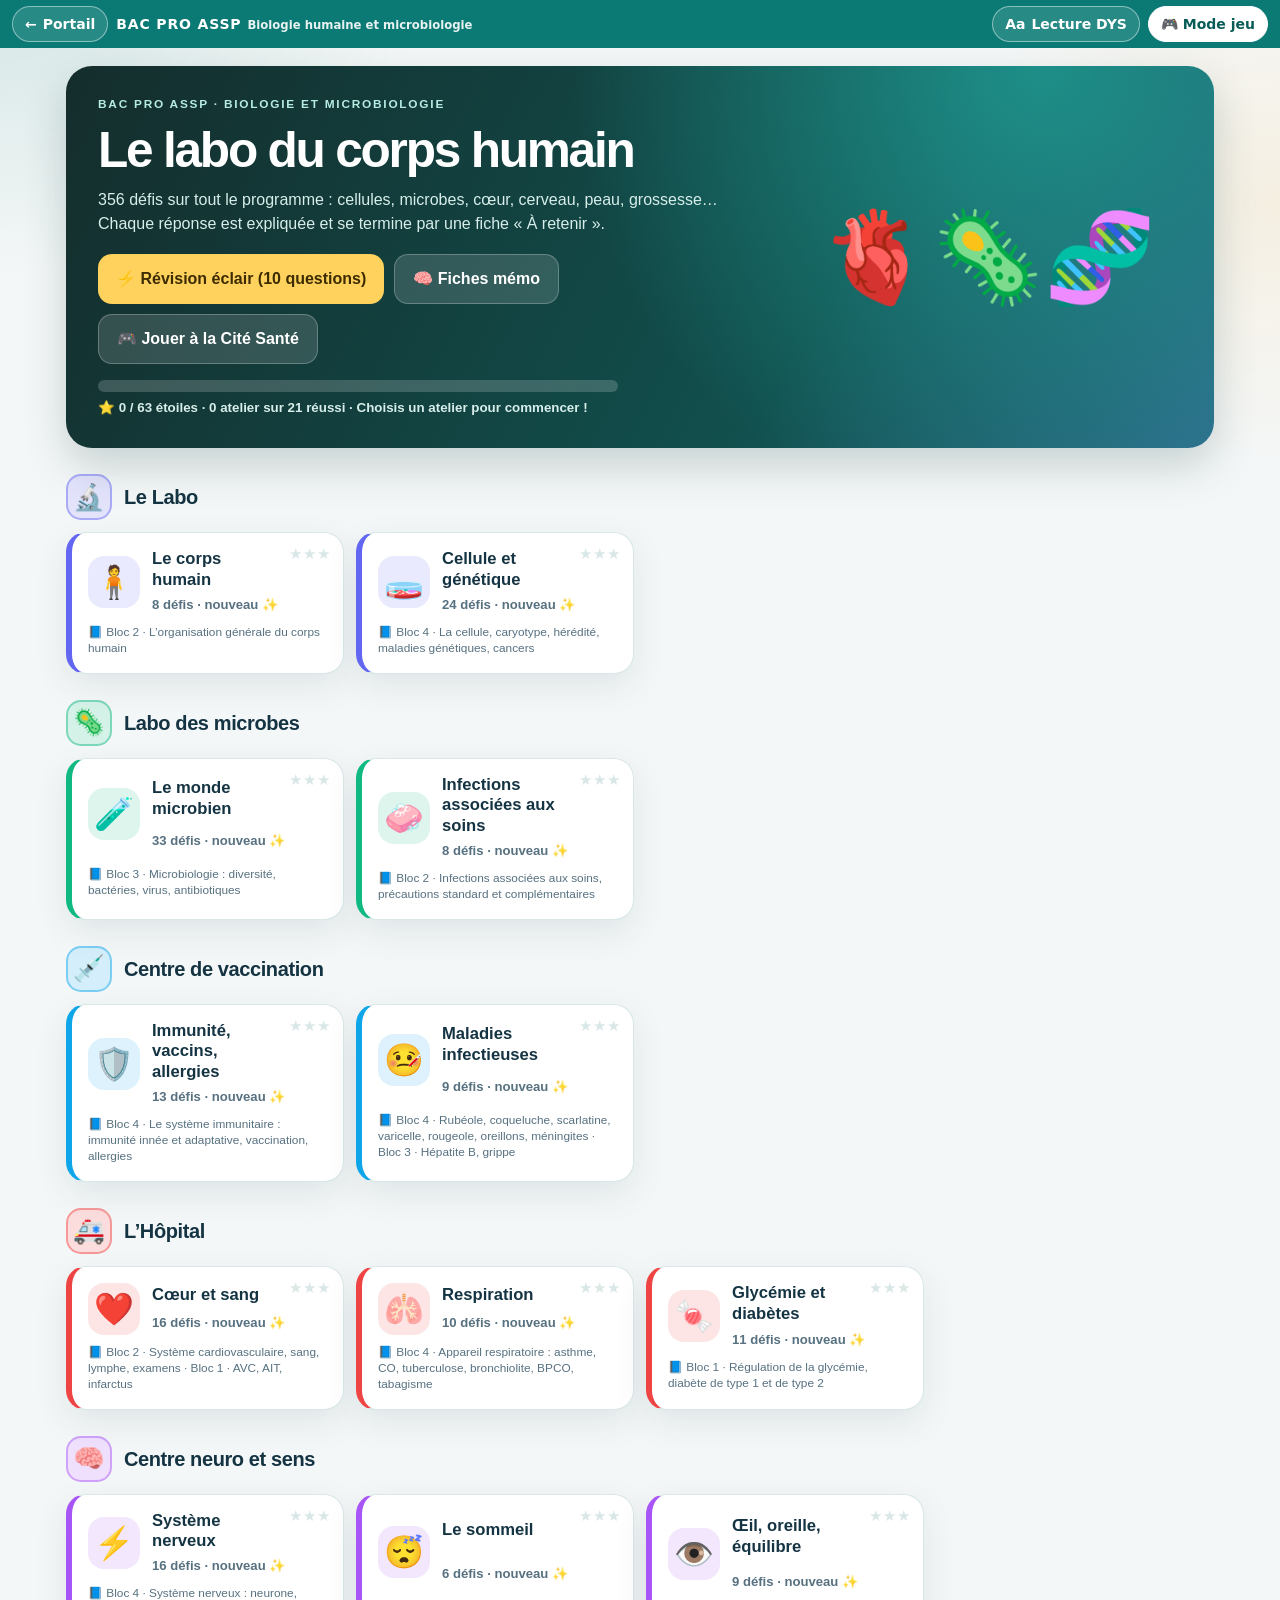
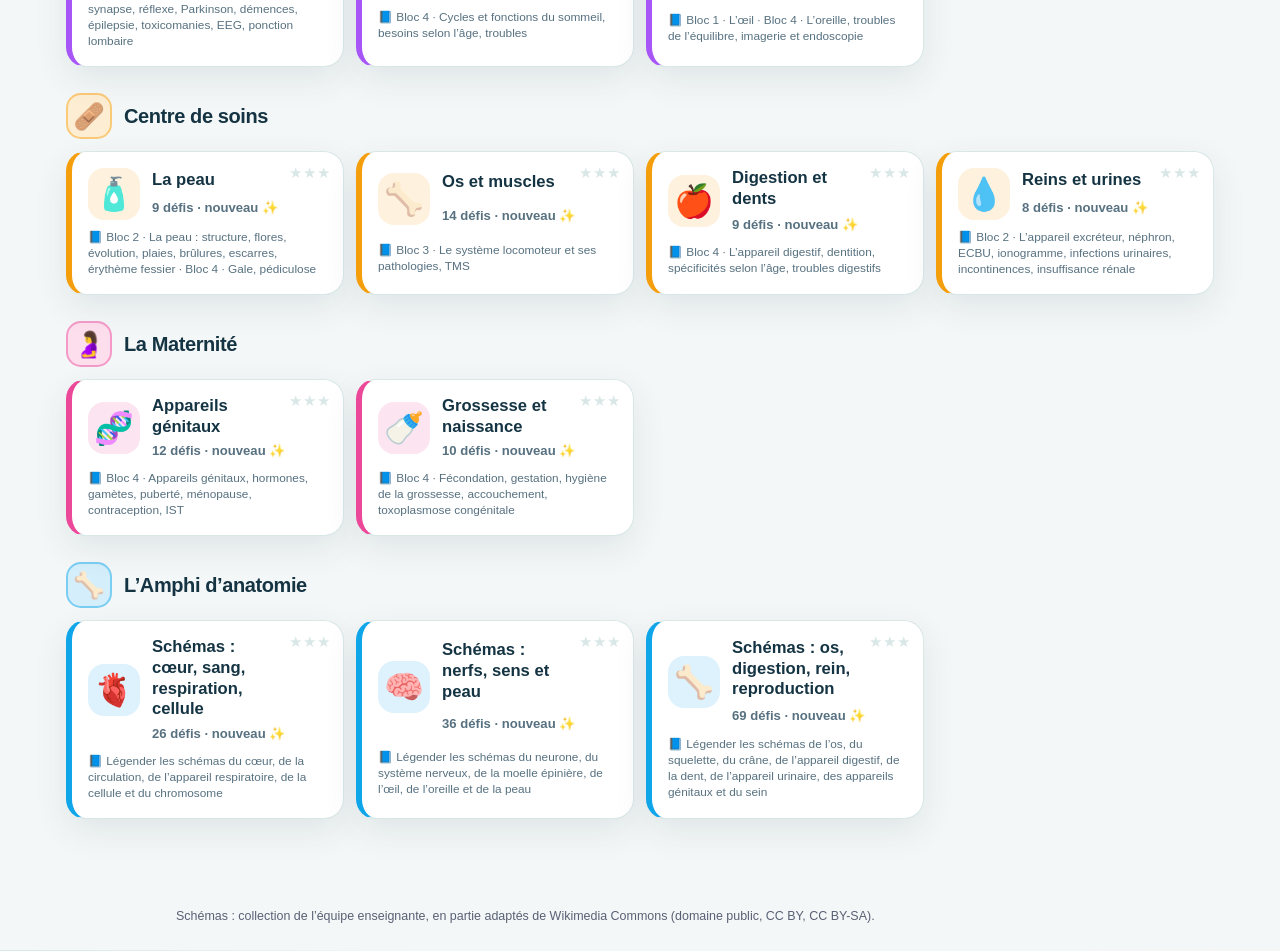
<file: laboassp/biologie.html>
<!DOCTYPE html>
<html lang="fr">
<head>
<meta charset="utf-8">
<meta name="viewport" content="width=device-width, initial-scale=1, viewport-fit=cover">
<meta name="theme-color" content="#0b7a75">
<meta name="description" content="Labo de biologie ASSP : biologie humaine, physiopathologie et microbiologie, tout le programme du Bac Pro ASSP en défis interactifs et fiches mémo.">
<title>Labo de biologie · Bac Pro ASSP</title>
<link rel="manifest" href="../manifest.webmanifest">
<link rel="icon" href="../commun/icones/icone.svg" type="image/svg+xml">
<link rel="apple-touch-icon" href="../commun/icones/icone-180.png">
<link rel="stylesheet" href="../commun/theme.css">
<script src="../commun/bandeau.js" data-filiere="assp" data-nom="Bac Pro ASSP" data-titre="Biologie humaine et microbiologie" data-jeu="../jeu/?f=assp#/sante"></script>
<style>
:root {
  --ink: #153443; --muted: #577180; --teal: #0b7a75; --teal-dark: #075c58; --teal-clair: #e3f4f2;
  --line: #d9e7e7; --ok: #16835b; --ok-fond: #eaf9f1; --ko: #c43d3e; --ko-fond: #fff1f1; --or: #f2b600;
  --carte: #fff; --fond: #f4f7f7; --ombre: 0 12px 34px rgba(14, 58, 76, .09);
}
@media (prefers-color-scheme: dark) {
  :root { --ink: #e7f1f1; --muted: #a5bcc2; --teal-clair: #12393a; --line: #2b4447; --ok-fond: #12382a; --ko-fond: #3d1c1d; --carte: #172a2d; --fond: #0f1d1f; --ombre: 0 12px 34px rgba(0, 0, 0, .35); }
}
* { box-sizing: border-box; }
html { -webkit-text-size-adjust: 100%; }
body {
  margin: 0; color: var(--ink); background: radial-gradient(ellipse 520px 340px at 0% 0%, rgba(11, 122, 117, .13), transparent 80%), radial-gradient(ellipse 420px 320px at 100% 8%, rgba(255, 180, 70, .12), transparent 80%), var(--fond);
  font: 16px/1.5 ui-sans-serif, -apple-system, BlinkMacSystemFont, "Segoe UI", Arial, sans-serif; min-height: 100vh;
}
html[data-dys] body { font-family: "Atkinson Hyperlegible", system-ui, sans-serif; letter-spacing: .02em; word-spacing: .08em; line-height: 1.7; }
button { font: inherit; color: inherit; cursor: pointer; }
button:focus-visible, a:focus-visible, [tabindex]:focus-visible { outline: 4px solid #efa64a; outline-offset: 3px; }
h1, h2, h3, p { margin-top: 0; }
a { color: var(--teal); }
.coque { max-width: 1180px; margin: 0 auto; padding: 0 max(16px, env(safe-area-inset-left)) 80px; }
.visuellement-cache { position: absolute; width: 1px; height: 1px; overflow: hidden; clip: rect(0 0 0 0); white-space: nowrap; }

/* En-tête */
.hero { position: relative; overflow: hidden; margin: 18px 0; padding: 30px 32px; border-radius: 26px; color: #fff; background: radial-gradient(circle at 85% 0%, #1e8f88 0, transparent 45%), linear-gradient(117deg, #142d2c, #11504e 65%, #2f6f8f); box-shadow: 0 18px 44px rgba(20, 60, 60, .2); display: grid; grid-template-columns: 1.4fr .8fr; gap: 18px; align-items: center; }
.surtitre { text-transform: uppercase; letter-spacing: .15em; font-weight: 850; font-size: .74rem; color: #b6ece1; margin-bottom: 10px; }
.hero h1 { font-size: clamp(1.9rem, 4.4vw, 3.1rem); line-height: 1.06; letter-spacing: -.045em; margin-bottom: 12px; }
.hero p { color: #d7eeea; max-width: 620px; margin-bottom: 18px; }
.hero-actions { display: flex; flex-wrap: wrap; gap: 10px; }
.hero-art { font-size: clamp(3rem, 9vw, 5.6rem); text-align: center; line-height: 1.1; user-select: none; }
.hero-art span { display: inline-block; animation: flotte 4s ease-in-out infinite; }
.hero-art span:nth-child(2) { animation-delay: -1.3s; } .hero-art span:nth-child(3) { animation-delay: -2.6s; }
@keyframes flotte { 50% { transform: translateY(-10px) rotate(4deg); } }
.jauge { margin-top: 16px; max-width: 520px; }
.jauge-barre { height: 12px; border-radius: 99px; background: rgba(255, 255, 255, .18); overflow: hidden; }
.jauge-barre span { display: block; height: 100%; border-radius: inherit; background: linear-gradient(90deg, #ffd25e, #ffb547); transition: width .6s; }
.jauge small { display: block; margin-top: 6px; color: #d7eeea; font-weight: 700; }

.btn { border: 0; border-radius: 14px; padding: 12px 18px; font-weight: 850; display: inline-flex; align-items: center; justify-content: center; gap: 8px; text-decoration: none; min-height: 46px; transition: transform .12s; }
.btn:active { transform: translateY(2px); }
.btn.principal { background: linear-gradient(135deg, #1c7e7a, #006864); color: #fff; box-shadow: 0 7px 17px rgba(0, 104, 99, .2); }
.btn.secondaire { background: var(--teal-clair); color: var(--teal-dark); }
.btn.clair { background: rgba(255, 255, 255, .14); color: #fff; border: 1px solid rgba(255, 255, 255, .25); }
.btn.jeu { background: #ffd25e; color: #3d2c00; }
@media (prefers-color-scheme: dark) { .btn.secondaire { color: #bdeee8; } }
.btn:disabled { opacity: .5; cursor: not-allowed; }

/* Accueil : bâtiments et ateliers */
.lieu { margin: 26px 0 0; }
.lieu-titre { display: flex; align-items: center; gap: 12px; margin-bottom: 12px; }
.lieu-titre .pastille { width: 46px; height: 46px; border-radius: 15px; display: grid; place-items: center; font-size: 1.6rem; background: color-mix(in srgb, var(--c) 18%, var(--carte)); border: 2px solid color-mix(in srgb, var(--c) 45%, transparent); }
.lieu-titre h2 { margin: 0; font-size: 1.25rem; letter-spacing: -.02em; }
.grille { display: grid; grid-template-columns: repeat(auto-fill, minmax(250px, 1fr)); gap: 12px; }
.atelier { position: relative; text-align: left; border: 1px solid var(--line); border-radius: 20px; padding: 16px; background: var(--carte); box-shadow: var(--ombre); display: grid; grid-template-columns: 52px 1fr; gap: 4px 12px; align-items: center; transition: transform .15s, box-shadow .15s; border-left: 6px solid var(--c); }
.atelier:hover { transform: translateY(-2px); }
.atelier .ic { grid-row: span 2; font-size: 2rem; width: 52px; height: 52px; border-radius: 16px; display: grid; place-items: center; background: color-mix(in srgb, var(--c) 14%, var(--carte)); }
.atelier strong { font-size: 1.04rem; line-height: 1.25; padding-right: 54px; }
[tabindex="-1"]:focus:not(:focus-visible), h1[tabindex="-1"]:focus, h2[tabindex="-1"]:focus, #app:focus, .retour:focus { outline: none; }
.atelier .meta { font-size: .82rem; color: var(--muted); font-weight: 650; }
.atelier .etoiles { position: absolute; top: 10px; right: 12px; color: var(--line); letter-spacing: 1px; font-size: .95rem; }
.atelier .etoiles .ok { color: var(--or); }
.programme { grid-column: 1 / -1; font-size: .74rem; color: var(--muted); margin-top: 6px; line-height: 1.35; }

/* Scène d'un atelier */
.scene { background: var(--carte); border: 1px solid var(--line); border-radius: 26px; box-shadow: var(--ombre); padding: 26px 30px 30px; margin: 18px 0; }
.scene-tete { display: flex; justify-content: space-between; align-items: flex-start; gap: 12px; flex-wrap: wrap; margin-bottom: 14px; }
.surligne { font-size: .72rem; letter-spacing: .16em; text-transform: uppercase; font-weight: 900; color: var(--teal); margin-bottom: 4px; }
@media (prefers-color-scheme: dark) { .surligne { color: #7fd8cf; } }
.scene h2 { margin: 0; font-size: clamp(1.3rem, 3vw, 1.8rem); letter-spacing: -.03em; }
.statut { background: var(--teal-clair); color: var(--teal-dark); padding: 8px 13px; border-radius: 13px; font-weight: 900; font-size: .87rem; white-space: nowrap; }
@media (prefers-color-scheme: dark) { .statut { color: #bdeee8; } }
.barre { height: 8px; border-radius: 99px; background: var(--line); overflow: hidden; margin: 6px 0 18px; }
.barre span { display: block; height: 100%; background: var(--teal); transition: width .3s; }
.serie { display: inline-block; margin-left: 8px; font-weight: 900; color: #c05a00; animation: pop .4s; }
@keyframes pop { 50% { transform: scale(1.3); } }
.contexte { display: flex; gap: 12px; align-items: flex-start; background: linear-gradient(110deg, var(--teal-clair), color-mix(in srgb, #ffedd5 60%, var(--carte))); border-radius: 18px; padding: 14px 16px; margin-bottom: 14px; }
.contexte .visage { font-size: 2.4rem; line-height: 1; }
.question { font-size: clamp(1.2rem, 2.4vw, 1.6rem); line-height: 1.3; letter-spacing: -.02em; margin: 6px 0 18px; }
.consigne { font-size: .88rem; color: var(--muted); font-weight: 700; margin: -8px 0 14px; }
.reponses { display: grid; grid-template-columns: repeat(2, minmax(0, 1fr)); gap: 12px; }
.reponses.pave, .reponses.pave { grid-template-columns: repeat(auto-fill, minmax(56px, 1fr)) !important; gap: 8px; }
.reponses.pave .reponse { justify-content: center; text-align: center; font-size: 1.2rem; font-weight: 700; min-height: 52px; padding: 6px; }
.reponse { position: relative; text-align: left; padding: 15px 18px 15px 58px; border: 2px solid var(--line); border-radius: 18px; background: var(--carte); min-height: 74px; line-height: 1.4; font-weight: 600; transition: border-color .15s, background .15s, transform .12s; }
.reponse:hover:not(:disabled) { border-color: var(--teal); transform: translateY(-1px); }
.reponse .lettre { position: absolute; left: 14px; top: 50%; transform: translateY(-50%); width: 32px; height: 32px; border-radius: 10px; display: grid; place-items: center; background: var(--teal-clair); font-weight: 900; color: var(--teal-dark); }
@media (prefers-color-scheme: dark) { .reponse .lettre { color: #bdeee8; } }
.reponse.choisie { border-color: var(--teal); background: var(--teal-clair); }
.reponse.juste { border-color: #29a277; background: var(--ok-fond); }
.reponse.fausse { border-color: #e88a8b; background: var(--ko-fond); }
.reponse.manquee { border-style: dashed; border-color: #29a277; }
.reponse.eteinte { opacity: .55; }
.reponse:disabled { cursor: default; }
.reponse .expl { display: block; margin-top: 6px; font-size: .85rem; font-weight: 500; color: var(--muted); }
.ordre-zone { display: grid; gap: 14px; }
.ordre-liste { list-style: none; margin: 0; padding: 0; display: grid; gap: 8px; counter-reset: n; }
.ordre-liste li { counter-increment: n; display: flex; align-items: center; gap: 10px; padding: 10px 14px; border-radius: 14px; border: 2px dashed var(--line); min-height: 50px; font-weight: 600; }
.ordre-liste li::before { content: counter(n); flex: none; width: 30px; height: 30px; border-radius: 50%; display: grid; place-items: center; background: var(--teal); color: #fff; font-weight: 900; }
.ordre-liste li.vide { color: var(--muted); font-weight: 500; }
.ordre-liste li.vide::before { background: var(--line); color: var(--muted); }
.ordre-liste li.pleine { border-style: solid; border-color: var(--teal); background: var(--teal-clair); }
.ordre-liste li.juste { border-color: #29a277; background: var(--ok-fond); }
.ordre-liste li.fausse { border-color: #e88a8b; background: var(--ko-fond); }
.ordre-liste small { display: block; color: var(--muted); font-weight: 600; }
.tuiles { display: flex; flex-wrap: wrap; gap: 8px; }
.tuile { flex: 1 1 240px; text-align: left; padding: 11px 14px; border-radius: 14px; border: 2px solid var(--line); background: var(--carte); font-weight: 650; }
.tuile:hover { border-color: var(--teal); }
.tri { display: grid; gap: 10px; }
.tri-ligne { display: grid; grid-template-columns: minmax(0, 1fr) auto; gap: 10px; align-items: center; padding: 10px 12px; border: 2px solid var(--line); border-radius: 16px; }
.tri-ligne.juste { border-color: #29a277; background: var(--ok-fond); }
.tri-ligne.fausse { border-color: #e88a8b; background: var(--ko-fond); }
.tri-texte { font-weight: 650; }
.tri-texte small { display: block; color: var(--ok); font-weight: 800; margin-top: 2px; }
.puces { display: flex; flex-wrap: wrap; gap: 6px; justify-content: flex-end; }
.puce { border: 2px solid var(--line); background: var(--carte); border-radius: 99px; padding: 6px 12px; font-weight: 750; font-size: .88rem; min-height: 40px; }
.puce[aria-pressed="true"] { background: var(--teal); border-color: var(--teal); color: #fff; }
.puce:disabled { cursor: default; }
.actions { display: flex; flex-wrap: wrap; gap: 10px; margin-top: 18px; align-items: center; }
.retour { border: 1px solid #c7e7db; background: var(--ok-fond); border-radius: 18px; padding: 16px 18px; margin-top: 18px; animation: monte .3s ease-out; }
.retour.rate { border-color: #f1d7cc; background: color-mix(in srgb, #fff3e6 75%, var(--carte)); }
@media (prefers-color-scheme: dark) { .retour.rate { background: #3a2b1d; border-color: #5c4330; } .retour { border-color: #24533f; } }
@keyframes monte { from { transform: translateY(14px); opacity: 0; } }
.retour h3 { margin: 0 0 6px; font-size: 1.15rem; }
.memo { margin-top: 12px; border-radius: 16px; padding: 12px 14px; background: var(--carte); border: 2px dashed var(--or); }
.memo b { display: block; margin-bottom: 2px; }
.fin { text-align: center; padding: 24px 8px; max-width: 620px; margin: 0 auto; }
.fin .gros { font-size: 4rem; line-height: 1; }
.fin .etoiles-fin { font-size: 2.6rem; letter-spacing: 6px; color: var(--line); margin: 8px 0; }
.fin .etoiles-fin .ok { color: var(--or); }
.fin .actions { justify-content: center; }

/* Fiches mémo (révision et impression) */
.fiches-outils { display: flex; flex-wrap: wrap; gap: 8px; align-items: center; margin-bottom: 14px; }
.fiches-outils select { font: inherit; padding: 10px 12px; border-radius: 12px; border: 2px solid var(--line); background: var(--carte); color: var(--ink); min-height: 46px; max-width: 100%; }
.flash { perspective: 1000px; max-width: 560px; margin: 10px auto; }
.flash-carte { position: relative; width: 100%; min-height: 260px; border: 0; padding: 0; background: none; transform-style: preserve-3d; transition: transform .5s; }
.flash-carte.retournee { transform: rotateY(180deg); }
.flash-face { position: absolute; inset: 0; border-radius: 24px; backface-visibility: hidden; -webkit-backface-visibility: hidden; display: flex; flex-direction: column; align-items: center; justify-content: center; gap: 8px; padding: 22px; text-align: center; background: var(--carte); border: 3px solid var(--teal); box-shadow: var(--ombre); }
.flash-face.verso { transform: rotateY(180deg); border-color: var(--or); font-size: 1.02rem; }
.flash-face .ic { font-size: 2.6rem; }
.flash-face strong { font-size: 1.35rem; }
.flash-face small { color: var(--muted); font-weight: 700; }
.liste-fiches { display: grid; grid-template-columns: repeat(auto-fill, minmax(260px, 1fr)); gap: 10px; }
.fiche { border: 1px solid var(--line); border-left: 6px solid var(--c, var(--teal)); border-radius: 14px; padding: 12px 14px; background: var(--carte); break-inside: avoid; }
.fiche b { display: block; }
.fiche span { font-size: .92rem; }
.fiche em { display: block; font-style: normal; font-size: .75rem; color: var(--muted); margin-bottom: 2px; }

.celebration { position: fixed; inset: 0; pointer-events: none; overflow: hidden; z-index: 60; }
.confetti { position: absolute; top: -20px; width: 10px; height: 15px; border-radius: 2px; animation: tombe 1.8s ease-in forwards; }
@keyframes tombe { to { transform: translateY(105vh) rotate(720deg); opacity: .4; } }
.chargement { padding: 60px 16px; text-align: center; color: var(--muted); }

@media (max-width: 760px) {
  .hero { grid-template-columns: 1fr; padding: 22px 18px; }
  .hero-art { display: none; }
  .scene { padding: 18px 14px 22px; border-radius: 20px; }
  .reponses { grid-template-columns: 1fr; }
  .tri-ligne { grid-template-columns: 1fr; }
  .puces { justify-content: flex-start; }
}
@media (prefers-reduced-motion: reduce) { *, *::before, *::after { animation: none !important; transition: none !important; } }
@media print {
  .lp-bandeau, .hero, .fiches-outils, .actions, .no-print { display: none !important; }
  body { background: #fff; color: #000; }
  .scene { box-shadow: none; border: 0; padding: 0; }
  .liste-fiches { grid-template-columns: repeat(2, 1fr); }
}
</style>
</head>
<body>
<main class="coque" id="app" tabindex="-1"><p class="chargement">Chargement du labo…</p></main>
<p class="credits-schemas" style="max-width:960px;margin:8px auto 24px;padding:0 16px;font-size:.78rem;color:var(--lp-doux)">Schémas : collection de l’équipe enseignante, en partie adaptés de Wikimedia Commons (domaine public, CC BY, CC BY-SA).</p>
<div class="celebration" id="celebration" aria-hidden="true"></div>
<div class="visuellement-cache" id="annonces" aria-live="polite"></div>
<script type="module" src="biologie.js"></script>
</body>
</html>
</file>
<file: commun/theme.css>
/* =====================================================================
   Labo Pro Gutenberg : charte commune
   ---------------------------------------------------------------------
   Chaque page pose data-filiere="portail|assp|aepa" sur <html>.
   Les couleurs de filière sont exposées en variables :
     --filiere        couleur principale (boutons, bandeau). Texte blanc ≥ 4,5:1
     --filiere-fonce  survol, texte coloré sur fond clair
     --filiere-clair  fonds teintés
     --filiere-rgb    pour rgba(var(--filiere-rgb), .15)
   Pour ajouter une filière : copier un bloc [data-filiere="…"] ci-dessous.
   ===================================================================== */

@font-face { font-family: "Atkinson Hyperlegible"; src: url("polices/atkinson-400.woff2") format("woff2"); font-weight: 400; font-display: swap; }
@font-face { font-family: "Atkinson Hyperlegible"; src: url("polices/atkinson-700.woff2") format("woff2"); font-weight: 700; font-display: swap; }

:root {
  --gutenberg: #6247e8;
  --gutenberg-rgb: 98, 71, 232;
  --filiere: var(--gutenberg);
  --filiere-fonce: #4a31c9;
  --filiere-clair: #efecff;
  --filiere-rgb: var(--gutenberg-rgb);
  --filiere-nom: "Labo Pro";

  --lp-fond: #f6f7fb;
  --lp-carte: #ffffff;
  --lp-texte: #1d2233;
  --lp-doux: #586074;
  --lp-bord: #e3e5ee;
  --lp-ok: #0b7a4f;
  --lp-ok-clair: #e5f6ee;
  --lp-erreur: #b3261e;
  --lp-erreur-clair: #fdecea;
  --lp-or: #b7791f;
  --lp-rayon: 16px;
  --lp-police: system-ui, -apple-system, "Segoe UI", Roboto, Arial, sans-serif;
  --lp-zone-tactile: 44px;
}

[data-filiere="assp"] {
  --filiere: #0b7a75;
  --filiere-fonce: #075c58;
  --filiere-clair: #e3f4f2;
  --filiere-rgb: 11, 122, 117;
  --filiere-nom: "ASSP";
}
[data-filiere="aepa"] {
  --filiere: #c2410c;
  --filiere-fonce: #9a330a;
  --filiere-clair: #fff0e8;
  --filiere-rgb: 194, 65, 12;
  --filiere-nom: "AEPA";
}

/* Mode sombre : pages nouvelles uniquement (portail, jeu) via .lp-page */
@media (prefers-color-scheme: dark) {
  :root:not([data-theme="clair"]) .lp-page,
  :root:not([data-theme="clair"]) body.lp-page {
    --lp-fond: #12141c;
    --lp-carte: #1d2030;
    --lp-texte: #eef0f7;
    --lp-doux: #a8aec2;
    --lp-bord: #30344a;
    --lp-ok-clair: #12352a;
    --lp-erreur-clair: #3d1a18;
    --filiere-clair: rgba(var(--filiere-rgb), .22);
  }
}
:root[data-theme="sombre"] .lp-page {
  --lp-fond: #12141c; --lp-carte: #1d2030; --lp-texte: #eef0f7; --lp-doux: #a8aec2; --lp-bord: #30344a;
  --lp-ok-clair: #12352a; --lp-erreur-clair: #3d1a18; --filiere-clair: rgba(var(--filiere-rgb), .22);
}

/* ---------- Mode lecture DYS (toutes les pages) ---------- */
html[data-dys] body,
html[data-dys] button,
html[data-dys] input,
html[data-dys] textarea,
html[data-dys] select {
  font-family: "Atkinson Hyperlegible", var(--lp-police) !important;
  letter-spacing: .035em !important;
  word-spacing: .12em !important;
}
html[data-dys] body { line-height: 1.7 !important; }
html[data-dys] p, html[data-dys] li { text-align: left !important; }
html[data-dys] h1, html[data-dys] h2, html[data-dys] h3 { letter-spacing: .01em !important; }

/* ---------- Bandeau de filière (ajouté en haut de chaque labo) ---------- */
.lp-bandeau {
  position: relative;
  z-index: 9999;
  display: flex;
  align-items: center;
  gap: 8px;
  flex-wrap: wrap;
  padding: 6px max(12px, env(safe-area-inset-left)) 6px max(12px, env(safe-area-inset-right));
  padding-top: max(6px, env(safe-area-inset-top));
  background: var(--filiere);
  color: #fff;
  font: 600 14px/1.3 var(--lp-police);
  letter-spacing: 0;
}
.lp-bandeau a, .lp-bandeau button {
  display: inline-flex;
  align-items: center;
  gap: 6px;
  min-height: 36px;
  padding: 4px 12px;
  border-radius: 999px;
  border: 1px solid rgba(255,255,255,.45);
  background: rgba(255,255,255,.12);
  color: #fff;
  text-decoration: none;
  font: inherit;
  cursor: pointer;
  white-space: nowrap;
}
.lp-bandeau a:hover, .lp-bandeau button:hover { background: rgba(255,255,255,.24); }
.lp-bandeau a:focus-visible, .lp-bandeau button:focus-visible { outline: 3px solid #fff; outline-offset: 2px; }
.lp-bandeau .lp-filiere {
  font-weight: 800;
  letter-spacing: .06em;
  text-transform: uppercase;
  margin-right: auto;
}
.lp-bandeau .lp-filiere small { font-weight: 600; letter-spacing: 0; text-transform: none; opacity: .9; margin-left: 6px; }
.lp-bandeau a.lp-jouer { background: #fff; color: var(--filiere-fonce); border-color: #fff; font-weight: 800; }
.lp-bandeau [aria-pressed="true"] { background: #fff; color: var(--filiere-fonce); }
@media (max-width: 560px) {
  .lp-bandeau { font-size: 13px; gap: 6px; }
  .lp-bandeau .lp-filiere small, .lp-bandeau .lp-masque-mobile { display: none; }
  .lp-bandeau a, .lp-bandeau button { padding: 4px 10px; }
}
@media print { .lp-bandeau { display: none; } }

/* Texte lu par les lecteurs d'écran mais invisible */
.visuellement-cache { position: absolute !important; width: 1px; height: 1px; overflow: hidden; clip: rect(0 0 0 0); white-space: nowrap; }

/* Schéma joint à une question (champ « image » des items) : toucher pour agrandir */
.schema-q { margin: 10px 0 4px; text-align: center; }
.schema-q .schema-zoom { display: block; width: 100%; padding: 6px; border: 1px solid var(--lp-bord); border-radius: var(--lp-rayon); background: #fff; cursor: zoom-in; }
.schema-q img { display: block; width: 100%; max-height: 46vh; object-fit: contain; margin: 0 auto; }
.schema-q figcaption { font-size: .8rem; color: var(--lp-doux); margin-top: 4px; }
.lp-schema-plein { position: fixed; inset: 0; z-index: 1000; background: rgba(10, 14, 24, .88); display: flex; align-items: center; justify-content: center; padding: 12px; cursor: zoom-out; border: 0; width: 100%; }
.lp-schema-plein img { max-width: 100%; max-height: 100%; background: #fff; border-radius: 10px; }
</file>
<file: jeu/jeu.css>
/* =====================================================================
   « La Ville des Pros » : style du mode jeu
   Mobile d'abord. Boutons en relief, HUD, carte illustrée, animations.
   ===================================================================== */
@font-face { font-family: "Fredoka"; src: url("../commun/polices/fredoka.woff2") format("woff2"); font-weight: 300 700; font-display: swap; }

:root {
  --jeu-police: "Fredoka", "Nunito", system-ui, -apple-system, "Segoe UI", sans-serif;
  --herbe: #8fd16a;
  --herbe-fonce: #5fae45;
  --ciel: #bfe9ff;
  --route: #f3dfb0;
  --route-bord: #d9bd84;
  --encre: #22263a;
  --panneau: #ffffff;
  --panneau-bord: #e6e2f3;
  --or: #ffc83d;
  --or-fonce: #d99a00;
  --ok: #22b26b;
  --ok-fonce: #138a4f;
  --ko: #ef4f4f;
  --ko-fonce: #c22d2d;
  --hud: rgba(20, 22, 40, .72);
}
@media (prefers-color-scheme: dark) {
  :root:not([data-theme="clair"]) {
    --herbe: #2f5e3b; --herbe-fonce: #224a2c; --ciel: #18234a; --route: #6b5b3e; --route-bord: #4f4330;
    --encre: #eef0fa; --panneau: #20233a; --panneau-bord: #353a5c;
  }
}

* { box-sizing: border-box; }
html { -webkit-text-size-adjust: 100%; text-size-adjust: 100%; }
body {
  margin: 0;
  min-height: 100vh;
  min-height: 100dvh;
  background: var(--lp-fond);
  color: var(--encre);
  font: 500 17px/1.4 var(--jeu-police);
  -webkit-tap-highlight-color: transparent;
  overscroll-behavior-y: none;
}
html[data-dys] body { --jeu-police: "Atkinson Hyperlegible", system-ui, sans-serif; }
h1, h2, h3 { margin: 0 0 .4em; line-height: 1.2; font-weight: 700; }
p { margin: 0 0 .6em; }
a { color: inherit; }
button { font: inherit; color: inherit; }
:focus-visible { outline: 3px solid var(--or); outline-offset: 3px; }
[tabindex="-1"]:focus { outline: none; }
.visuellement-cache { position: absolute; width: 1px; height: 1px; overflow: hidden; clip: rect(0 0 0 0); white-space: nowrap; }
.lien-evitement { position: absolute; left: -999px; top: 8px; background: #fff; padding: 8px 12px; border-radius: 8px; z-index: 100; }
.lien-evitement:focus { left: 8px; }
.chargement { padding: 40px 16px; text-align: center; }

/* ---------------------------------------------------------- boutons en relief */
.btn {
  --b: #ffffff; --b2: #d6d2e6; --t: var(--encre);
  display: inline-flex; align-items: center; justify-content: center; gap: 8px;
  min-height: 52px; padding: 10px 22px;
  border: 0; border-radius: 16px;
  background: var(--b); color: var(--t);
  box-shadow: 0 5px 0 var(--b2), 0 8px 14px rgba(0, 0, 0, .12);
  font-weight: 700; font-size: 1.05rem; text-decoration: none; cursor: pointer;
  transition: transform .08s, box-shadow .08s;
  touch-action: manipulation;
}
.btn:active:not(:disabled) { transform: translateY(4px); box-shadow: 0 1px 0 var(--b2), 0 3px 6px rgba(0, 0, 0, .12); }
.btn:disabled { opacity: .5; cursor: not-allowed; }
.btn-principal { --b: var(--filiere); --b2: var(--filiere-fonce); --t: #fff; }
.btn-large { width: 100%; }
@media (prefers-color-scheme: dark) { :root:not([data-theme="clair"]) .btn:not(.btn-principal) { --b: #2c3050; --b2: #191c30; --t: #eef0fa; } }

/* ---------------------------------------------------------- écrans centrés (profils, intro, fin) */
.ecran-centre {
  min-height: 100vh; min-height: 100dvh;
  display: grid; place-items: center;
  padding: max(16px, env(safe-area-inset-top)) max(16px, env(safe-area-inset-right)) max(16px, env(safe-area-inset-bottom)) max(16px, env(safe-area-inset-left));
}
.fond-ville { background: linear-gradient(var(--ciel) 0 30%, var(--herbe) 30% 100%); }
.fond-quete { background: radial-gradient(circle at 50% 30%, #fff5d6, #f7c96b); }
.fond-boss { background: radial-gradient(circle at 50% 30%, #ff9a7a, #9b1d3a); }
.fond-victoire { background: radial-gradient(circle at 50% 25%, #fffbe0, var(--filiere-clair) 60%, var(--filiere) 140%); }
.fond-ko { background: radial-gradient(circle at 50% 25%, #e9e6f7, #8f8aa8); }
.panneau {
  width: min(100%, 460px);
  background: var(--panneau);
  border-radius: 28px;
  padding: 24px 20px;
  box-shadow: 0 8px 0 rgba(0, 0, 0, .12), 0 20px 50px rgba(0, 0, 0, .18);
  text-align: center;
  display: flex; flex-direction: column; gap: 14px; align-items: stretch;
}
.panneau h1 { font-size: clamp(1.6rem, 6vw, 2.1rem); margin: 0; }
.gros-emoji { font-size: 4.2rem; line-height: 1; margin: 0; }
.titre-jeu { margin: 0; font-weight: 700; color: var(--filiere); text-transform: uppercase; letter-spacing: .08em; font-size: .85rem; }
.fond-boss .titre-jeu { color: #c2185b; }
.sous-titre { margin: 0; opacity: .8; }
.lien-discret { font-size: .95rem; opacity: .75; text-align: center; }
.alerte { background: #fff3cd; color: #6b4e00; border-radius: 12px; padding: 10px; font-size: .9rem; margin: 0; }
.erreur { color: var(--ko); font-weight: 700; margin: 0; }
.pile { display: flex; flex-direction: column; gap: 12px; }
.rebond { animation: rebond 1.6s ease-in-out infinite; }
@keyframes rebond { 50% { transform: translateY(-10px) scale(1.04); } }

.avatar { display: inline-grid; place-items: center; border-radius: 50%; background: var(--filiere-clair); line-height: 1; }
.avatar.grand { width: 56px; height: 56px; font-size: 2rem; }
.avatar.geant { width: 84px; height: 84px; font-size: 3rem; }
.grille-profils { display: grid; grid-template-columns: repeat(auto-fill, minmax(118px, 1fr)); gap: 12px; }
.carte-profil {
  display: flex; flex-direction: column; align-items: center; gap: 6px;
  padding: 14px 8px; border-radius: 20px; border: 0; cursor: pointer; text-decoration: none;
  background: var(--lp-fond); box-shadow: 0 4px 0 var(--panneau-bord);
}
.carte-profil:active { transform: translateY(3px); box-shadow: 0 1px 0 var(--panneau-bord); }
.carte-profil .mini { font-size: .85rem; opacity: .75; }
.carte-profil.nouveau .avatar { background: transparent; border: 3px dashed var(--filiere); color: var(--filiere); }

.apercu-avatar { margin: 0 auto; width: 110px; height: 110px; font-size: 4rem; animation: rebond 2s ease-in-out infinite; }
.champ input, textarea.code {
  width: 100%; min-height: 54px; padding: 12px 16px; border-radius: 16px;
  border: 3px solid var(--panneau-bord); background: var(--lp-fond); color: var(--encre);
  font: 600 1.1rem var(--jeu-police); text-align: center;
}
.champ input:focus, textarea.code:focus { border-color: var(--filiere); outline: none; }
textarea.code { font: .78rem ui-monospace, Menlo, monospace; text-align: left; word-break: break-all; resize: vertical; min-height: 0; }
.grille-avatars { display: grid; grid-template-columns: repeat(6, 1fr); gap: 6px; }
.avatar-choix { aspect-ratio: 1; font-size: 1.5rem; border-radius: 14px; border: 0; background: var(--lp-fond); cursor: pointer; box-shadow: 0 3px 0 var(--panneau-bord); }
.avatar-choix[aria-checked="true"] { background: var(--filiere); box-shadow: 0 3px 0 var(--filiere-fonce); transform: scale(1.08); }

/* ---------------------------------------------------------- HUD */
.hud {
  position: sticky; top: 0; z-index: 40;
  display: flex; align-items: center; gap: 8px;
  padding: max(8px, env(safe-area-inset-top)) max(10px, env(safe-area-inset-right)) 8px max(10px, env(safe-area-inset-left));
  background: var(--filiere);
  color: #fff;
  box-shadow: 0 4px 0 var(--filiere-fonce);
}
.hud-joueur { position: relative; border: 0; background: none; padding: 0; cursor: pointer; }
.anneau { display: grid; place-items: center; width: 48px; height: 48px; border-radius: 50%; background: conic-gradient(var(--or) calc(var(--p) * 1%), rgba(255, 255, 255, .25) 0); }
.anneau .avatar { width: 40px; height: 40px; font-size: 1.5rem; background: #fff; }
.hud-niveau { position: absolute; right: -4px; bottom: -4px; min-width: 22px; height: 22px; padding: 0 5px; border-radius: 11px; background: var(--or); color: #3d2c00; font-weight: 700; font-size: .8rem; display: grid; place-items: center; border: 2px solid #fff; }
.hud-pilule { display: inline-flex; align-items: center; gap: 4px; padding: 4px 12px; border-radius: 99px; background: rgba(0, 0, 0, .22); font-weight: 700; white-space: nowrap; }
.hud-espace { flex: 1; }
.hud-bouton {
  min-width: 44px; height: 44px; padding: 0 10px; border-radius: 14px; border: 0;
  background: rgba(255, 255, 255, .18); color: #fff; font-size: 1.15rem; font-weight: 700; cursor: pointer;
  box-shadow: 0 3px 0 rgba(0, 0, 0, .18);
}
.hud-bouton:active { transform: translateY(2px); box-shadow: none; }
.hud-bouton.armer { background: #fff; color: var(--ko); font-size: .85rem; }
.hud-bouton.clair { background: var(--panneau); color: var(--encre); box-shadow: 0 3px 0 var(--panneau-bord); }
.hud :focus-visible { outline-color: #fff; }

/* ---------------------------------------------------------- dock (barre du bas) */
.dock {
  position: fixed; left: 0; right: 0; bottom: 0; z-index: 40;
  display: grid; grid-template-columns: repeat(4, 1fr);
  padding: 6px max(8px, env(safe-area-inset-right)) calc(6px + env(safe-area-inset-bottom)) max(8px, env(safe-area-inset-left));
  background: var(--panneau);
  border-top: 3px solid var(--panneau-bord);
}
.dock a { position: relative; display: flex; flex-direction: column; align-items: center; gap: 0; padding: 4px; border-radius: 14px; text-decoration: none; font-size: .78rem; font-weight: 600; opacity: .7; min-height: 52px; justify-content: center; }
.dock a.actif { opacity: 1; background: var(--filiere-clair); color: var(--filiere-fonce); }
@media (prefers-color-scheme: dark) { :root:not([data-theme="clair"]) .dock a.actif { color: #fff; } }
.dock-icone { font-size: 1.5rem; line-height: 1.1; }
.pastille { position: absolute; top: -4px; right: -4px; min-width: 22px; height: 22px; padding: 0 6px; border-radius: 11px; background: var(--ko); color: #fff; font-size: .75rem; font-weight: 700; display: grid; place-items: center; border: 2px solid #fff; }
.dock .pastille { top: 0; right: calc(50% - 26px); }

/* ---------------------------------------------------------- la ville */
.ville-ecran { padding: 10px max(10px, env(safe-area-inset-right)) calc(84px + env(safe-area-inset-bottom)) max(10px, env(safe-area-inset-left)); }
.ville {
  position: relative;
  width: 100%;
  margin: 0 auto;
  border-radius: 28px;
  overflow: hidden;
  background:
    radial-gradient(ellipse 20% 9% at 18% 64%, rgba(255, 255, 255, .25), transparent),
    radial-gradient(ellipse 30% 14% at 80% 88%, rgba(0, 0, 0, .06), transparent),
    linear-gradient(var(--ciel) 0 9%, var(--herbe) 9% 100%);
  box-shadow: inset 0 -8px 0 var(--herbe-fonce), 0 6px 0 rgba(0, 0, 0, .1);
  transition: transform .4s ease-in, opacity .4s;
}
.ville.portrait { aspect-ratio: 10 / 16; max-height: calc(100dvh - 190px); min-height: 480px; max-width: calc((100dvh - 190px) * 10 / 16); min-width: min(100%, 320px); }
.ville.paysage { aspect-ratio: 16 / 9; max-height: calc(100dvh - 190px); max-width: calc((100dvh - 190px) * 16 / 9); }
.ville.zoom { transform: scale(2.4); opacity: 0; }
.ciel { position: absolute; inset: 0 0 auto; height: 9%; pointer-events: none; }
.nuage { position: absolute; top: 15%; font-size: 1.8rem; opacity: .9; animation: nuage 38s linear infinite; }
.nuage.n2 { top: 40%; font-size: 1.3rem; animation-duration: 55s; animation-delay: -20s; }
@keyframes nuage { from { left: -12%; } to { left: 110%; } }
.astre { position: absolute; right: 6%; top: 18%; font-size: 1.4rem; display: none; }
@media (prefers-color-scheme: dark) { :root:not([data-theme="clair"]) .astre { display: block; } :root:not([data-theme="clair"]) .nuage { opacity: .35; } }
.routes { position: absolute; inset: 0; width: 100%; height: 100%; pointer-events: none; }
.routes path { fill: none; stroke: var(--route); stroke-width: 16; stroke-linecap: round; vector-effect: non-scaling-stroke; filter: drop-shadow(0 2px 0 var(--route-bord)); }
.place { position: absolute; width: 26%; aspect-ratio: 1.8; transform: translate(-50%, -50%); border-radius: 50%; background: var(--route); box-shadow: inset 0 -5px 0 var(--route-bord); }
.paysage .place { width: 15%; }
.deco { position: absolute; transform: translate(-50%, -50%); font-size: clamp(1.3rem, 5vw, 2rem); pointer-events: none; animation: pop .5s calc(var(--i) * .1s) backwards; filter: drop-shadow(0 3px 0 rgba(0, 0, 0, .12)); }
@keyframes pop { from { transform: translate(-50%, -50%) scale(0); } 70% { transform: translate(-50%, -50%) scale(1.25); } }

.lieu {
  position: absolute; transform: translate(-50%, -50%);
  display: flex; flex-direction: column; align-items: center;
  width: 36%; max-width: 160px;
  padding: 0; border: 0; background: none; cursor: pointer; text-decoration: none; color: var(--encre);
  -webkit-user-select: none; user-select: none;
}
.paysage .lieu { width: 15%; }
.lieu-socle { position: absolute; top: 34%; width: 92%; aspect-ratio: 2.4; border-radius: 50%; background: var(--c, #fff); opacity: .35; box-shadow: inset 0 -6px 0 rgba(0, 0, 0, .15); }
.lieu-icone { position: relative; font-size: clamp(2.6rem, 12vw, 3.6rem); line-height: 1; filter: drop-shadow(0 5px 0 rgba(0, 0, 0, .18)); transition: transform .15s; animation: respire 3s ease-in-out infinite; }
.paysage .lieu-icone { font-size: clamp(2.4rem, 4.8vw, 3.8rem); }
@keyframes respire { 50% { transform: translateY(-3px); } }
.lieu:hover .lieu-icone, .lieu:focus-visible .lieu-icone { transform: scale(1.12); }
.lieu:active .lieu-icone { transform: scale(.95); }
.lieu.entree .lieu-icone { transform: scale(1.3); }
.lieu-nom {
  position: relative; margin-top: 4px; padding: 3px 10px; border-radius: 99px;
  background: #fff; color: #22263a; font-size: clamp(.7rem, 2.9vw, .86rem); font-weight: 700; line-height: 1.15;
  box-shadow: 0 3px 0 rgba(0, 0, 0, .15); text-align: center; max-width: 100%;
}
.etoiles { position: relative; display: flex; gap: 1px; font-size: .95rem; margin-top: 2px; color: rgba(0, 0, 0, .2); text-shadow: 0 1px 0 rgba(255, 255, 255, .6); }
.etoiles .pleine { color: var(--or); text-shadow: 0 2px 0 var(--or-fonce); }
.bulle-alerte {
  position: absolute; top: -6px; right: 12%; z-index: 2;
  width: 30px; height: 30px; border-radius: 50%; display: grid; place-items: center;
  background: #fff; font-size: 1rem; box-shadow: 0 3px 0 rgba(0, 0, 0, .18);
  animation: sautille 1s ease-in-out infinite;
}
.bulle-alerte.nouveau { animation-duration: 1.8s; }
@keyframes sautille { 50% { transform: translateY(-6px); } }
.lieu.special .lieu-nom { background: #22263a; color: #fff; }
.lieu.boss .lieu-icone { animation: alarme 1.2s ease-in-out infinite; }
@keyframes alarme { 0%, 100% { transform: rotate(0); } 10%, 30% { transform: rotate(-12deg); } 20%, 40% { transform: rotate(12deg); } 50% { transform: rotate(0); } }
.lieu.boss::before { content: ''; position: absolute; top: 12%; width: 70%; aspect-ratio: 1; border-radius: 50%; background: radial-gradient(rgba(255, 70, 70, .45), transparent 70%); animation: halo 1.6s ease-in-out infinite; }
@keyframes halo { 50% { transform: scale(1.3); opacity: .4; } }
.lieu.boss .lieu-nom { background: var(--ko); }
.lieu.boss.fait::before { display: none; }
.lieu.boss.fait .lieu-icone { animation: none; }
.lieu.boss.fait .lieu-nom { background: var(--ok); }
.lieu.surprise .lieu-icone { animation: tremble 2.4s ease-in-out infinite; }
@keyframes tremble { 0%, 80%, 100% { transform: rotate(0); } 85% { transform: rotate(-10deg) scale(1.08); } 90% { transform: rotate(10deg) scale(1.08); } 95% { transform: rotate(-6deg); } }

.groupe-pnj { position: absolute; transform: translate(-50%, -50%); display: flex; gap: 2px; padding: 4px 8px; border: 0; background: rgba(255, 255, 255, .85); border-radius: 99px; box-shadow: 0 3px 0 rgba(0, 0, 0, .15); cursor: pointer; font-size: 1.6rem; }
.pnj-marche { display: inline-block; animation: marche .6s calc(var(--i) * .2s) ease-in-out infinite alternate; }
@keyframes marche { to { transform: translateY(-4px) rotate(4deg); } }
.groupe-pnj .pastille { top: -10px; right: -8px; }
.avatar-ville {
  position: absolute; z-index: 5; transform: translate(-50%, -85%);
  font-size: clamp(2rem, 9vw, 2.6rem); line-height: 1;
  filter: drop-shadow(0 6px 0 rgba(0, 0, 0, .2));
  transition: left .55s ease-in-out, top .55s ease-in-out;
  pointer-events: none;
}
.avatar-ville::after { content: ''; position: absolute; left: 15%; right: 15%; bottom: -6px; height: 8px; border-radius: 50%; background: rgba(0, 0, 0, .18); }
.avatar-ville.marche { animation: pas .16s ease-in-out infinite alternate; }
@keyframes pas { to { transform: translate(-50%, -95%) rotate(6deg); } }
.prochaine-deco { display: flex; align-items: center; gap: 8px; justify-content: center; margin: 10px auto 0; font-weight: 700; font-size: .9rem; max-width: 320px; }
.prochaine-deco > span:first-child { font-size: 1.4rem; }
.barre-mini { flex: 1; height: 10px; border-radius: 99px; background: rgba(0, 0, 0, .1); overflow: hidden; }
.barre-mini > span { display: block; height: 100%; background: var(--or); border-radius: inherit; }

/* menu et intro */
.voile { position: fixed; inset: 0; z-index: 80; background: rgba(15, 16, 30, .55); display: flex; align-items: flex-end; justify-content: center; animation: fondu .2s; }
@keyframes fondu { from { opacity: 0; } }
.feuille {
  width: min(100%, 520px); background: var(--panneau); border-radius: 28px 28px 0 0;
  padding: 10px 18px calc(18px + env(safe-area-inset-bottom)); display: flex; flex-direction: column; gap: 14px;
  animation: glisse .25s ease-out;
}
@keyframes glisse { from { transform: translateY(100%); } }
.feuille-poignee { width: 44px; height: 5px; border-radius: 3px; background: var(--panneau-bord); margin: 0 auto; }
.menu-joueur { display: flex; align-items: center; gap: 12px; }
.menu-joueur h2, .menu-joueur p { margin: 0; }
.menu-grille { display: grid; grid-template-columns: repeat(3, 1fr); gap: 10px; }
.tuile-menu {
  display: flex; flex-direction: column; align-items: center; gap: 4px; padding: 12px 4px;
  border-radius: 18px; border: 0; background: var(--lp-fond); text-decoration: none; font-weight: 600; font-size: .85rem; cursor: pointer;
  box-shadow: 0 4px 0 var(--panneau-bord);
}
.tuile-menu span { font-size: 1.6rem; font-weight: 700; }
.tuile-menu[aria-pressed="true"] { background: var(--filiere-clair); }
.voile.intro { align-items: center; padding: 16px; }
.bulle-intro { width: min(100%, 400px); background: var(--panneau); border-radius: 26px; padding: 20px; display: grid; grid-template-columns: auto 1fr; gap: 12px 14px; align-items: center; box-shadow: 0 8px 0 rgba(0, 0, 0, .15); animation: pop-bulle .35s ease-out; }
.bulle-intro h2 { margin: 0; font-size: 1.3rem; }
.bulle-intro p { margin: 0; opacity: .8; }
.bulle-intro .btn { grid-column: 1 / -1; }
@keyframes pop-bulle { from { transform: scale(.7); opacity: 0; } }

.toast { position: fixed; left: 50%; bottom: calc(96px + env(safe-area-inset-bottom)); transform: translateX(-50%); z-index: 90; background: #22263a; color: #fff; padding: 12px 20px; border-radius: 99px; font-weight: 600; box-shadow: 0 6px 20px rgba(0, 0, 0, .25); animation: toast 2.6s forwards; max-width: calc(100% - 32px); text-align: center; }
@keyframes toast { 0% { opacity: 0; transform: translate(-50%, 20px); } 10%, 85% { opacity: 1; transform: translate(-50%, 0); } 100% { opacity: 0; } }
/* Menu ouvert (feuille en bas d’écran) : la notification passe en haut pour ne rien masquer */
body:has(.feuille) .toast { bottom: auto; top: calc(16px + env(safe-area-inset-top)); }

/* ---------------------------------------------------------- partie */
.hud-partie { gap: 10px; }
.coeurs { display: flex; gap: 2px; font-size: 1.35rem; }
.coeurs .perdu { animation: perte .5s; opacity: .7; }
@keyframes perte { 30% { transform: scale(1.5); } }
.pips { flex: 1; display: flex; gap: 4px; min-width: 0; }
.pips span { flex: 1; height: 10px; border-radius: 99px; background: rgba(255, 255, 255, .3); max-width: 40px; }
.pips .ok { background: #7dffb5; }
.pips .ko { background: #ffb0b0; }
.pips .courant { background: #fff; animation: clignote 1.2s ease-in-out infinite; }
@keyframes clignote { 50% { opacity: .5; } }
.combo { font-weight: 700; font-size: 1.05rem; opacity: 0; transform: scale(.5); transition: .2s; white-space: nowrap; }
.combo.visible { opacity: 1; transform: none; }
.combo.feu { color: var(--or); animation: pulse .6s ease-in-out infinite alternate; }
@keyframes pulse { to { transform: scale(1.18); } }

.partie {
  min-height: calc(100dvh - 64px);
  padding: 12px max(14px, env(safe-area-inset-right)) calc(40px + env(safe-area-inset-bottom)) max(14px, env(safe-area-inset-left));
  background: linear-gradient(180deg, color-mix(in srgb, var(--c) 28%, var(--lp-fond)) 0, var(--lp-fond) 300px);
  max-width: 1100px; margin: 0 auto;
}
.bandeau-etape { margin: 0 auto 10px; max-width: 680px; background: #22263a; color: #fff; padding: 8px 14px; border-radius: 14px; font-weight: 600; font-size: .95rem; animation: pop-bulle .4s; }
.scene { display: grid; grid-template-columns: auto 1fr; gap: 12px; align-items: start; max-width: 680px; margin: 0 auto; }
.pnj { position: relative; display: flex; flex-direction: column; align-items: center; width: 84px; padding-top: 6px; }
.pnj-visage { font-size: 3.6rem; line-height: 1; animation: respire 2.6s ease-in-out infinite; filter: drop-shadow(0 5px 0 rgba(0, 0, 0, .15)); }
.pnj-humeur { position: absolute; top: -4px; right: -2px; font-size: 1.4rem; background: var(--panneau); border-radius: 50%; width: 34px; height: 34px; display: grid; place-items: center; box-shadow: 0 3px 0 rgba(0, 0, 0, .12); transition: transform .3s; }
.pnj.content .pnj-visage { animation: joie .5s ease-out 2; }
.pnj.content .pnj-humeur, .pnj.triste .pnj-humeur { transform: scale(1.25); }
.pnj.triste .pnj-visage { animation: none; filter: grayscale(.3) drop-shadow(0 5px 0 rgba(0, 0, 0, .15)); }
@keyframes joie { 50% { transform: translateY(-14px) rotate(-6deg); } }
.pnj-nom { margin-top: 6px; font-size: .75rem; font-weight: 700; background: var(--c); color: #fff; padding: 2px 8px; border-radius: 99px; text-align: center; line-height: 1.2; }
.dialogue { min-width: 0; }
.etiquette-atelier { font-size: .8rem; font-weight: 700; opacity: .7; margin: 0 0 6px; }
.bulle-pnj {
  position: relative; background: var(--panneau); border-radius: 18px; padding: 12px 14px; margin: 0 0 10px;
  box-shadow: 0 4px 0 var(--panneau-bord); font-size: .98rem; font-weight: 500; cursor: default;
}
.bulle-pnj::before { content: ''; position: absolute; left: -9px; top: 18px; border: 10px solid transparent; border-right-color: var(--panneau); border-left: 0; }
.bulle-pnj.frappe::after { content: '▍'; animation: clignote .6s infinite; }
.question { font-size: clamp(1.15rem, 4.6vw, 1.4rem); margin: 4px 0 0; }

.zone-jeu { max-width: 680px; margin: 14px auto 0; display: flex; flex-direction: column; gap: 12px; }
.pari {
  align-self: flex-end; min-height: 40px; padding: 6px 14px; border-radius: 99px; border: 3px dashed var(--or-fonce);
  background: transparent; color: var(--encre); font-weight: 700; font-size: .92rem; cursor: pointer;
}
.pari.arme { background: var(--or); border-style: solid; color: #3d2c00; animation: pulse .5s ease-in-out infinite alternate; box-shadow: 0 0 0 6px rgba(255, 200, 61, .3); }

/* QCM : répliques */
.repliques { display: flex; flex-direction: column; gap: 10px; }
.replique, .tampon {
  --b: var(--panneau); --b2: var(--panneau-bord);
  position: relative; display: flex; align-items: center; gap: 12px; width: 100%; min-height: 58px;
  padding: 12px 16px; border: 0; border-radius: 20px 20px 20px 6px;
  background: var(--b); box-shadow: 0 5px 0 var(--b2);
  text-align: left; font-weight: 600; font-size: 1rem; line-height: 1.35; cursor: pointer;
  animation: arrive .35s calc(var(--k) * .07s) backwards ease-out;
  transition: transform .08s, box-shadow .08s, background .2s;
  touch-action: manipulation;
}
@keyframes arrive { from { opacity: 0; transform: translateX(30px); } }
.replique:hover:not(:disabled), .tampon:hover:not(:disabled) { --b2: var(--filiere); }
.replique:active:not(:disabled), .tampon:active:not(:disabled) { transform: translateY(4px); box-shadow: 0 1px 0 var(--b2); }
.touche { flex: none; width: 30px; height: 30px; border-radius: 10px; display: grid; place-items: center; background: var(--lp-fond); font-size: .85rem; font-weight: 700; opacity: .8; }
.replique:disabled, .tampon:disabled { cursor: default; }
.juste { --b: var(--ok) !important; --b2: var(--ok-fonce) !important; color: #fff !important; }
.faux { --b: var(--ko) !important; --b2: var(--ko-fonce) !important; color: #fff !important; }
.juste .touche, .faux .touche { background: rgba(255, 255, 255, .25); }
.eteint { opacity: .4; }
.choisi { transform: translateY(4px); box-shadow: 0 1px 0 var(--b2) !important; }
.tampons { display: grid; grid-template-columns: 1fr; gap: 10px; }
.tampon { border-radius: 18px; justify-content: center; text-align: center; font-size: 1.1rem; font-weight: 700; min-height: 64px; }
.tampon .touche { display: none; }
@media (min-width: 560px) { .tampons { grid-template-columns: repeat(auto-fit, minmax(150px, 1fr)); } }

/* Panier */
.objets { display: grid; grid-template-columns: 1fr; gap: 10px; }
@media (min-width: 560px) { .objets { grid-template-columns: 1fr 1fr; } }
.objet {
  --b: var(--panneau); --b2: var(--panneau-bord);
  display: flex; align-items: center; gap: 12px; min-height: 62px; padding: 10px 14px; border: 0; border-radius: 18px;
  background: var(--b); box-shadow: 0 5px 0 var(--b2); text-align: left; font-weight: 600; font-size: .97rem; line-height: 1.3; cursor: pointer;
  animation: arrive .35s calc(var(--k) * .06s) backwards; transition: transform .15s;
}
.objet-icone { font-size: 1.9rem; flex: none; }
.objet.dedans { --b: var(--filiere-clair); --b2: var(--filiere); transform: translateY(-3px) rotate(-1deg); }
.objet.dedans::after { content: '🧺'; margin-left: auto; font-size: 1.2rem; }
.objet:disabled { cursor: default; }
.panier { position: sticky; bottom: calc(10px + env(safe-area-inset-bottom)); display: flex; align-items: center; gap: 10px; background: var(--panneau); padding: 10px 12px; border-radius: 20px; box-shadow: 0 5px 0 var(--panneau-bord), 0 10px 24px rgba(0, 0, 0, .12); }
.panier-icone { font-size: 2rem; }
.emplacements { flex: 1; display: flex; gap: 6px; }
.emplacements span { width: 18px; height: 18px; border-radius: 50%; border: 3px solid var(--filiere); }
.emplacements .plein { background: var(--filiere); animation: pop-point .3s; }
@keyframes pop-point { 50% { transform: scale(1.4); } }

/* Tri */
.table-tri { display: flex; flex-direction: column; align-items: center; gap: 12px; }
.pile-cartes { position: relative; width: min(100%, 360px); min-height: 150px; display: grid; }
.carte-dos, .carte-tri { grid-area: 1 / 1; border-radius: 22px; }
.carte-dos { background: color-mix(in srgb, var(--c) 40%, var(--panneau)); transform: translateY(calc(8px + var(--k) * 8px)) scale(calc(.94 - var(--k) * .04)); box-shadow: 0 4px 0 rgba(0, 0, 0, .1); }
.carte-tri {
  position: relative; z-index: 2; display: grid; place-items: center; min-height: 140px; padding: 18px;
  background: var(--panneau); box-shadow: 0 6px 0 var(--panneau-bord), 0 12px 24px rgba(0, 0, 0, .12);
  font-weight: 700; font-size: 1.12rem; text-align: center; cursor: grab; touch-action: none;
  animation: tire .3s ease-out;
}
@keyframes tire { from { transform: translateY(20px) scale(.9); opacity: 0; } }
.carte-tri.tenue { cursor: grabbing; transition: none; box-shadow: 0 16px 30px rgba(0, 0, 0, .25); }
.carte-tri.envolee { transition: transform .22s ease-in, opacity .22s; transform: translateY(160px) scale(.4) !important; opacity: 0; }
.compteur-tri { margin: 0; font-weight: 700; opacity: .6; }
.bacs { width: 100%; display: grid; grid-template-columns: repeat(var(--n), minmax(0, 1fr)); gap: 8px; }
.bac-nom { overflow-wrap: anywhere; hyphens: auto; }
@media (max-width: 560px) { .bacs.nombreux { grid-template-columns: repeat(2, minmax(0, 1fr)); } .bacs.nombreux .bac { min-height: 74px; flex-direction: row; justify-content: flex-start; text-align: left; padding: 10px; gap: 8px; } .bacs.nombreux .bac-icone { font-size: 1.6rem; } }
.bac {
  --b: var(--panneau); --b2: var(--panneau-bord);
  position: relative; display: flex; flex-direction: column; align-items: center; gap: 2px; padding: 12px 6px; min-height: 92px;
  border: 0; border-radius: 18px 18px 26px 26px; background: var(--b); box-shadow: 0 6px 0 var(--b2); cursor: pointer;
  font-weight: 700; font-size: .85rem; line-height: 1.15; text-align: center; transition: transform .12s;
}
.bac-icone { font-size: 2rem; }
.bac.survol { transform: scale(1.08); --b2: var(--filiere); }
.bac.ok { animation: avale .4s; --b: var(--ok); --b2: var(--ok-fonce); color: #fff; }
.bac.ko { animation: non .4s; --b: var(--ko); --b2: var(--ko-fonce); color: #fff; }
.bac.indice { box-shadow: 0 6px 0 var(--ok-fonce), 0 0 0 5px var(--ok); }
@keyframes avale { 50% { transform: scale(1.12); } }
@keyframes non { 25% { transform: translateX(-6px); } 75% { transform: translateX(6px); } }

/* Chemin */
.chemin { list-style: none; margin: 0; padding: 0; display: flex; flex-direction: column; gap: 6px; position: relative; }
.chemin::before { content: ''; position: absolute; left: 21px; top: 10px; bottom: 10px; width: 6px; border-radius: 3px; background: repeating-linear-gradient(var(--route-bord) 0 10px, transparent 10px 18px); }
.dalle { position: relative; display: flex; align-items: center; gap: 12px; min-height: 48px; }
.dalle-num { position: relative; flex: none; width: 48px; height: 48px; border-radius: 50%; display: grid; place-items: center; background: var(--panneau); border: 3px dashed var(--panneau-bord); font-weight: 700; font-size: 1.1rem; z-index: 1; }
.dalle.suivante .dalle-num { border-color: var(--filiere); border-style: solid; animation: pulse .7s ease-in-out infinite alternate; }
.dalle.suivante.indice .dalle-num { box-shadow: 0 0 0 6px var(--or); }
.dalle.posee .dalle-num { background: var(--ok); border: 0; color: #fff; box-shadow: 0 4px 0 var(--ok-fonce); animation: pop-point .35s; }
.dalle-texte { flex: 1; background: var(--panneau); border-radius: 14px; padding: 8px 12px; box-shadow: 0 3px 0 var(--panneau-bord); font-weight: 600; font-size: .92rem; line-height: 1.3; animation: arrive .3s; }
.dalle-texte small { display: block; color: var(--ok-fonce); font-weight: 700; }
.consigne-courte { flex: 1; margin: 0; font-weight: 700; color: var(--filiere); }
.dalles-restantes { display: flex; gap: 4px; flex-wrap: wrap; max-width: 40%; justify-content: flex-end; }
.dalles-restantes span { width: 12px; height: 12px; border-radius: 50%; border: 2px dashed var(--route-bord); }
.score-fin strong small { font-size: 1rem; opacity: .6; }
@media (prefers-color-scheme: dark) { :root:not([data-theme="clair"]) .consigne-courte { color: #fff; } :root:not([data-theme="clair"]) .dalle-texte small { color: #7dffb5; } }
.tuiles { display: flex; flex-wrap: wrap; gap: 8px; }
.tuile {
  --b: var(--panneau); --b2: var(--panneau-bord);
  flex: 1 1 260px; min-height: 54px; padding: 10px 14px; border: 0; border-radius: 16px; background: var(--b); box-shadow: 0 5px 0 var(--b2);
  font-weight: 600; font-size: .95rem; line-height: 1.3; text-align: left; cursor: pointer; animation: arrive .3s calc(var(--k) * .05s) backwards;
}
.tuile:active { transform: translateY(4px); box-shadow: 0 1px 0 var(--b2); }
.tuile.ko { --b: var(--ko); --b2: var(--ko-fonce); color: #fff; }

/* Résultat */
.carte-resultat {
  max-width: 680px; margin: 18px auto 0; padding: 16px; border-radius: 24px;
  background: var(--panneau); box-shadow: 0 6px 0 var(--b2, var(--panneau-bord)), 0 14px 30px rgba(0, 0, 0, .14);
  display: flex; flex-direction: column; gap: 10px; border-top: 8px solid var(--b);
}
.carte-resultat.gagne { --b: var(--ok); --b2: var(--ok-fonce); }
.carte-resultat.perdu { --b: var(--or); --b2: var(--or-fonce); }
.carte-resultat.monte { animation: monte .35s ease-out; }
@keyframes monte { from { transform: translateY(40px); opacity: 0; } }
.res-tete { display: flex; align-items: center; gap: 10px; }
.res-tete h2 { margin: 0; font-size: 1.5rem; flex: 1; }
.res-icone { font-size: 2.2rem; animation: pop-point .5s; }
.gain { background: var(--or); color: #3d2c00; font-weight: 700; padding: 4px 12px; border-radius: 99px; box-shadow: 0 3px 0 var(--or-fonce); white-space: nowrap; }
.res-pari { margin: 0; font-weight: 700; }
.solution { margin: 0; background: color-mix(in srgb, var(--ok) 14%, var(--panneau)); padding: 8px 12px; border-radius: 12px; font-weight: 600; }
.res-pourquoi { margin: 0; font-weight: 500; }
.lien-plus { border: 0; background: none; color: var(--filiere); font-weight: 700; text-decoration: underline; cursor: pointer; padding: 0; }
@media (prefers-color-scheme: dark) { :root:not([data-theme="clair"]) .lien-plus { color: var(--or); } }
.res-fiche { padding: 8px 12px; border-radius: 14px; border: 3px solid; font-weight: 600; animation: pop-bulle .4s .2s backwards; }

/* Effets */
.particule { position: fixed; z-index: 95; pointer-events: none; font-size: 1.3rem; transform: translate(-50%, -50%); animation: eclat 1s ease-out forwards; }
@keyframes eclat { to { transform: translate(calc(-50% + var(--dx)), calc(-50% + var(--dy))) scale(.4); opacity: 0; } }
.flottant { position: fixed; z-index: 95; transform: translateX(-50%); pointer-events: none; font-weight: 700; font-size: 1.4rem; color: #3d2c00; background: var(--or); padding: 4px 14px; border-radius: 99px; box-shadow: 0 3px 0 var(--or-fonce); animation: flotte 1.3s ease-out forwards; white-space: nowrap; }
.flottant.perte { background: var(--ko); color: #fff; box-shadow: 0 3px 0 var(--ko-fonce); }
.flottant.indice { background: var(--ok); color: #fff; box-shadow: 0 3px 0 var(--ok-fonce); font-size: 1rem; }
@keyframes flotte { 0% { opacity: 0; transform: translate(-50%, 10px) scale(.6); } 20% { opacity: 1; transform: translate(-50%, -10px) scale(1.1); } 100% { opacity: 0; transform: translate(-50%, -70px); } }
.secousse { animation: secousse .4s; }
@keyframes secousse { 20% { transform: translateX(-8px); } 40% { transform: translateX(8px); } 60% { transform: translateX(-5px); } 80% { transform: translateX(5px); } }
.confetti { position: fixed; top: -12px; width: 10px; height: 14px; border-radius: 2px; z-index: 96; pointer-events: none; animation: tombe 2s ease-in forwards; }
@keyframes tombe { to { transform: translateY(106vh) rotate(800deg); } }

/* Fin de partie */
.intro-partie .regles, .score-fin { display: flex; justify-content: center; gap: 10px; flex-wrap: wrap; margin: 0; }
.intro-partie .regles span { background: var(--lp-fond); padding: 6px 14px; border-radius: 99px; font-weight: 700; }
.etoiles-fin { display: flex; justify-content: center; gap: 6px; font-size: 3.4rem; line-height: 1; color: rgba(0, 0, 0, .12); }
.etoiles-fin .pleine { color: var(--or); text-shadow: 0 4px 0 var(--or-fonce); animation: etoile .5s calc(.3s + var(--k) * .25s) backwards cubic-bezier(.3, 1.6, .5, 1); }
@keyframes etoile { from { transform: scale(0) rotate(-90deg); } }
.score-fin span { background: var(--lp-fond); border-radius: 18px; padding: 10px 16px; display: flex; flex-direction: column; min-width: 120px; }
.score-fin strong { font-size: 2rem; line-height: 1.1; }
.score-fin small { opacity: .7; font-size: .85rem; }
.annonce { margin: 0; background: #fff4cc; color: #4a3600; border-radius: 14px; padding: 8px 12px; font-weight: 600; animation: pop-bulle .4s .6s backwards; }
.fiches-gagnees { display: flex; flex-wrap: wrap; justify-content: center; gap: 8px; }
.mini-carte { width: 46px; height: 62px; border-radius: 10px; display: grid; place-items: center; font-size: 1.5rem; background: var(--panneau); border: 3px solid var(--panneau-bord); animation: retourne .5s calc(.8s + var(--k, 0) * .12s) backwards; }
@keyframes retourne { from { transform: rotateY(90deg) scale(.6); } }
.actions-fin { display: flex; flex-direction: column; gap: 12px; margin-top: 6px; }

/* ---------------------------------------------------------- écrans liste (quêtes, album, trophées, sauvegarde, aide) */
.ecran-liste { max-width: 900px; margin: 0 auto; padding: 16px max(14px, env(safe-area-inset-right)) calc(96px + env(safe-area-inset-bottom)) max(14px, env(safe-area-inset-left)); display: flex; flex-direction: column; gap: 14px; }
.ecran-liste.etroit { max-width: 560px; }
.ecran-liste h1 { font-size: 1.7rem; margin: 0; }
.ecran-liste h2 { font-size: 1.2rem; margin: 6px 0 0; }
.panneau-clair { background: var(--panneau); border-radius: 22px; padding: 16px; box-shadow: 0 5px 0 var(--panneau-bord); }
.panneau-clair h2 { margin: 0; }
.rangee { display: flex; gap: 10px; flex-wrap: wrap; }
.astuce { margin: 0; opacity: .7; font-size: .9rem; }
.titre-ligne { display: flex; align-items: center; gap: 10px; }
.titre-ligne h1 { flex: 1; }
.compte { font-weight: 700; background: var(--panneau); padding: 4px 12px; border-radius: 99px; box-shadow: 0 3px 0 var(--panneau-bord); }

.carte-quete {
  display: flex; align-items: center; gap: 14px; padding: 14px; border: 0; border-radius: 22px; cursor: pointer; text-align: left;
  background: linear-gradient(135deg, #fff8e1, #ffe7a8); color: #3d2c00; box-shadow: 0 6px 0 #e3b64a;
}
.carte-quete:active { transform: translateY(4px); box-shadow: 0 2px 0 #e3b64a; }
.carte-quete.faite { filter: saturate(.4); }
.quete-icone { font-size: 2.6rem; }
.quete-corps { flex: 1; min-width: 0; display: flex; flex-direction: column; gap: 4px; }
.quete-corps strong { font-size: 1.1rem; }
.quete-etapes { display: flex; flex-wrap: wrap; gap: 4px; font-size: 1.1rem; }
.quete-recompense { font-weight: 700; background: #fff; padding: 4px 10px; border-radius: 99px; white-space: nowrap; }

.onglets { display: flex; gap: 6px; overflow-x: auto; padding-bottom: 6px; }
.onglet { flex: none; min-width: 52px; min-height: 48px; padding: 6px 14px; border-radius: 16px; border: 0; background: var(--panneau); box-shadow: 0 4px 0 var(--panneau-bord); font-size: 1.4rem; font-weight: 700; cursor: pointer; }
.onglet:first-child { font-size: 1rem; }
.onglet.actif { background: var(--filiere); color: #fff; box-shadow: 0 4px 0 var(--filiere-fonce); }
.album { display: grid; grid-template-columns: repeat(auto-fill, minmax(140px, 1fr)); gap: 12px; perspective: 900px; }
.carte-album {
  position: relative; aspect-ratio: 3 / 4; border: 0; padding: 0; background: none; cursor: pointer;
  transform-style: preserve-3d; transition: transform .5s; font: inherit; color: inherit;
}
.carte-album.retournee { transform: rotateY(180deg); }
.face { position: absolute; inset: 0; border-radius: 18px; backface-visibility: hidden; -webkit-backface-visibility: hidden; display: flex; flex-direction: column; align-items: center; justify-content: center; gap: 6px; padding: 12px; text-align: center; border: 4px solid var(--rb, var(--panneau-bord)); background: var(--panneau); box-shadow: 0 5px 0 rgba(0, 0, 0, .12); }
.face.avant strong { font-size: .9rem; line-height: 1.2; }
.carte-icone { font-size: 2.4rem; }
.carte-rarete { position: absolute; top: 6px; right: 8px; font-size: 1.2rem; }
.carte-revoir { position: absolute; top: 6px; left: 8px; font-size: 1rem; }
.face.arriere { transform: rotateY(180deg); font-size: .8rem; line-height: 1.35; font-weight: 500; overflow: auto; justify-content: flex-start; }
.rarete-bronze { --rb: #cd8b57; }
.rarete-argent { --rb: #a7b3c4; }
.rarete-argent .face.avant { background: linear-gradient(160deg, var(--panneau) 55%, rgba(167, 179, 196, .35)); }
.rarete-or { --rb: #f2b600; }
.rarete-or .face.avant { background: linear-gradient(160deg, var(--panneau) 45%, rgba(255, 200, 61, .4)); }
.rarete-or .face.avant::after { content: ''; position: absolute; inset: 0; border-radius: 14px; background: linear-gradient(115deg, transparent 30%, rgba(255, 255, 255, .7) 45%, transparent 60%); background-size: 250% 100%; animation: brille 3s ease-in-out infinite; pointer-events: none; }
@keyframes brille { from { background-position: 150% 0; } to { background-position: -100% 0; } }
.res-fiche.rarete-bronze, .mini-carte.rarete-bronze { border-color: #cd8b57; }
.res-fiche.rarete-argent, .mini-carte.rarete-argent { border-color: #a7b3c4; }
.res-fiche.rarete-or, .mini-carte.rarete-or { border-color: #f2b600; }
.carte-album.verrou { display: flex; flex-direction: column; align-items: center; justify-content: center; border-radius: 18px; border: 3px dashed var(--panneau-bord); cursor: default; font-size: 1.6rem; opacity: .55; }
.carte-album.verrou span:first-child { filter: grayscale(1); }

.album-verrous { display: grid; grid-template-columns: repeat(auto-fill, minmax(38px, 1fr)); gap: 6px; }
.album-verrous span { aspect-ratio: 3 / 4; display: grid; place-items: center; border-radius: 8px; border: 2px dashed var(--panneau-bord); font-size: 1rem; filter: grayscale(1); opacity: .5; }
.route-niveaux { display: grid; grid-template-columns: repeat(auto-fit, minmax(96px, 1fr)); gap: 8px; }
.etape-niveau { display: flex; flex-direction: column; align-items: center; gap: 4px; padding: 10px 6px; border-radius: 18px; background: var(--panneau); box-shadow: 0 4px 0 var(--panneau-bord); font-weight: 600; font-size: .82rem; text-align: center; opacity: .45; }
.etape-niveau .rond { font-size: 1.8rem; }
.etape-niveau.passe { opacity: .85; }
.etape-niveau.actuel { opacity: 1; background: var(--filiere); color: #fff; box-shadow: 0 4px 0 var(--filiere-fonce); }
.etape-niveau .barre-mini { width: 80%; background: rgba(255, 255, 255, .3); }
.grille-trophees { display: grid; grid-template-columns: repeat(auto-fill, minmax(280px, 1fr)); gap: 12px; }
.bloc-lieu { background: var(--panneau); border-radius: 20px; padding: 12px 14px; box-shadow: 0 5px 0 var(--panneau-bord); border-left: 8px solid var(--c); }
.bloc-lieu h3 { font-size: 1.05rem; }
.ligne-atelier { display: flex; align-items: center; gap: 8px; padding: 4px 0; font-weight: 500; font-size: .95rem; }
.ligne-atelier .nom { flex: 1; }
.ligne-atelier .etoiles { font-size: 1.1rem; }
.decos { display: grid; grid-template-columns: repeat(auto-fill, minmax(86px, 1fr)); gap: 8px; }
.deco-trophee { display: flex; flex-direction: column; align-items: center; gap: 2px; padding: 10px 4px; border-radius: 16px; background: var(--panneau); box-shadow: 0 4px 0 var(--panneau-bord); font-size: 1.8rem; opacity: .5; text-align: center; }
.deco-trophee small { font-size: .72rem; font-weight: 600; line-height: 1.1; }
.deco-trophee.ok { opacity: 1; }

.ligne-aide { display: flex; gap: 12px; align-items: center; }
.aide-icone { flex: none; width: 48px; height: 48px; border-radius: 14px; display: grid; place-items: center; background: var(--filiere-clair); font-size: 1.6rem; }
.ligne-aide div { display: flex; flex-direction: column; }
.ligne-aide span { opacity: .8; font-size: .92rem; font-weight: 500; }

@media (max-width: 360px) { .lieu-nom { font-size: .64rem; padding: 2px 7px; } .etoiles { font-size: .8rem; } }

/* ---------------------------------------------------------- grands écrans */
@media (min-width: 900px) {
  .scene { max-width: 900px; grid-template-columns: 140px 1fr; }
  .pnj { width: 140px; }
  .pnj-visage { font-size: 5.5rem; }
  .zone-jeu, .carte-resultat, .bandeau-etape { max-width: 900px; }
  .zone-jeu { padding-left: 152px; }
  .carte-resultat { margin-left: auto; margin-right: auto; width: calc(100% - 152px); transform-origin: center; }
  .ville-ecran { padding-top: 14px; }
}

/* ---------------------------------------------------------- préférences */
@media (prefers-reduced-motion: reduce) {
  *, *::before, *::after { animation: none !important; transition: none !important; }
}
@media print {
  .hud, .dock, .onglets, .astuce, .titre-ligne button { display: none !important; }
  body { background: #fff; color: #000; }
  .album { grid-template-columns: repeat(3, 1fr); }
  .carte-album { aspect-ratio: auto; transform: none !important; break-inside: avoid; }
  .carte-album .face { position: static; backface-visibility: visible; transform: none; box-shadow: none; }
  .carte-album .face.arriere { display: flex; border-top: 0; border-radius: 0 0 18px 18px; }
  .carte-album .face.avant { border-bottom: 0; border-radius: 18px 18px 0 0; }
  .carte-album.verrou { display: none; }
}

/* ---------------------------------------------------------- quartiers (Cité Santé…) et bus */
.ville.q-sante {
  background:
    radial-gradient(ellipse 22% 10% at 20% 60%, rgba(255, 255, 255, .3), transparent),
    linear-gradient(var(--ciel) 0 9%, var(--sol-sante, #bfe6dc) 9% 100%);
  box-shadow: inset 0 -8px 0 var(--sol-sante-fonce, #8fcabb), 0 6px 0 rgba(0, 0, 0, .1);
}
@media (prefers-color-scheme: dark) { :root:not([data-theme="clair"]) .ville.q-sante { --sol-sante: #23464a; --sol-sante-fonce: #183538; } }
.panneau-quartier { margin: 0 auto 8px; width: fit-content; max-width: 100%; padding: 6px 16px; border-radius: 99px; background: #22263a; color: #fff; font-weight: 700; box-shadow: 0 3px 0 rgba(0, 0, 0, .2); }
.lieu.bus .lieu-nom { background: #f59e0b; color: #3d2c00; }
.lieu.bus .lieu-icone { animation: bus 2.4s ease-in-out infinite; }
@keyframes bus { 0%, 100% { transform: translateX(0); } 50% { transform: translateX(4px); } }
.lieu.bus.part .lieu-icone { animation: none; transition: transform .6s ease-in; transform: translateX(160%); }
.avatar-ville.cache { opacity: 0; transition: opacity .2s; }
.titre-quartier { display: flex; align-items: center; gap: 8px; margin: 8px 0 0; font-size: 1.15rem; }

/* ---- Confort de lecture, réglages (menu ☰) ---- */
html[data-texte="confort"] body { font-size: 19px; line-height: 1.55; }
html[data-texte="grand"] body { font-size: 21px; line-height: 1.6; }
html[data-texte="confort"] .question { font-size: clamp(1.25rem, 5vw, 1.55rem); line-height: 1.35; }
html[data-texte="grand"] .question { font-size: clamp(1.35rem, 5.6vw, 1.7rem); line-height: 1.35; }
html[data-texte="confort"] .replique, html[data-texte="grand"] .replique { line-height: 1.45; }
html:not([data-texte="standard"]) .etiquette-atelier, html:not([data-texte="standard"]) .compteur-tri { font-size: .9rem; opacity: .85; }
html[data-calme] *, html[data-calme] *::before, html[data-calme] *::after { animation-duration: .01ms !important; animation-iteration-count: 1 !important; transition-duration: .01ms !important; }

/* ---- Outils d'une question : indice et jeton d'audace ---- */
.outils-question { display: flex; flex-wrap: wrap; gap: 8px; justify-content: flex-end; margin: 0 0 10px; }
.outils-question .pari { margin: 0; }
.indice-btn { font: 700 .95rem var(--jeu-police); min-height: 44px; padding: 8px 14px; border-radius: 99px; border: 2px dashed #7c8aa5; background: var(--panneau); color: var(--encre); cursor: pointer; }
.indice-btn:hover { border-style: solid; }
.replique.masquee, .tampon.masquee { opacity: .25; text-decoration: line-through; box-shadow: none; transform: none; }
.jetons { display: flex; gap: 2px; font-size: 1.3rem; }
.jetons .utilise { filter: grayscale(1); opacity: .35; }
.ecouter { margin-top: 8px; font: 700 .95rem var(--jeu-police); min-height: 44px; padding: 6px 14px; border-radius: 99px; border: 2px solid var(--filiere); background: var(--panneau); color: var(--encre); cursor: pointer; }
.res-revanche { margin: 0; font-weight: 600; font-size: .95rem; opacity: .85; }
.hud-pilule.objectif-ok { background: rgba(16, 185, 129, .35); }

/* ---- Ma tournée ---- */
.cta-tournee { display: flex; flex-direction: column; align-items: center; gap: 0; width: min(100% - 32px, 420px); margin: 12px auto 0; line-height: 1.2; }
.cta-tournee small { font-size: .8rem; font-weight: 600; opacity: .85; }

/* ---- Album : prochaines cartes ---- */
.prochaines { display: grid; grid-template-columns: repeat(auto-fill, minmax(150px, 1fr)); gap: 10px; }
.carte-prochaine { display: flex; flex-direction: column; gap: 4px; padding: 10px 12px; border-radius: 14px; border: 2px dashed var(--panneau-bord); background: var(--panneau); font-size: .9rem; text-align: left; color: var(--encre); font-family: inherit; cursor: pointer; }
.carte-prochaine .cp-icone { font-size: 1.6rem; }
.carte-prochaine strong { font-size: .95rem; }
.carte-prochaine small { opacity: .75; }
.carte-prochaine.reconquerir { border-color: #f59e0b; }
.verrous-lieux { display: flex; flex-wrap: wrap; gap: 8px; padding: 0; margin: 0; list-style: none; }
.verrous-lieux li { padding: 6px 10px; border-radius: 99px; background: var(--panneau); border: 1px solid var(--panneau-bord); font-size: .85rem; font-weight: 600; }

/* Très petits écrans (≤ 360 px) : le HUD tient sur une ligne (le son reste dans le menu ☰) */
@media (max-width: 360px) {
  .hud { gap: 6px; }
  .hud-pilule { padding: 4px 8px; font-size: .9rem; }
  .hud > .hud-bouton[data-son] { display: none; }
}

/* « Trouve le numéro » : pavé de numéros sous le schéma */
.pave { display: grid; grid-template-columns: repeat(auto-fill, minmax(56px, 1fr)); gap: 8px; }
.touche-pave { min-height: 52px; font-size: 1.25rem; font-weight: 700; justify-content: center; padding: 6px; }
.touche-pave.masquee { visibility: hidden; }

/* Vrai ou faux éclair */
.cta-vf { display: flex; flex-direction: column; align-items: center; width: min(100% - 32px, 420px); margin: 10px auto 0; line-height: 1.2; background: var(--panneau); color: var(--encre); border: 2px solid var(--or); }
.cta-vf small { font-size: .8rem; font-weight: 600; opacity: .8; }
.hud-vf { font-weight: 800; font-size: .9rem; color: #fff; white-space: nowrap; }
.vf-choix { display: grid; grid-template-columns: 1fr 1fr; gap: 14px; }
.vf-bouton {
  --b: var(--panneau); --b2: var(--panneau-bord);
  display: flex; flex-direction: column; align-items: center; justify-content: center; gap: 4px; min-height: 112px;
  border: 3px solid var(--b2); border-radius: 22px; background: var(--b); box-shadow: 0 6px 0 var(--b2);
  font-size: 1.35rem; font-weight: 800; color: var(--encre); cursor: pointer; touch-action: manipulation;
  transition: transform .08s, box-shadow .08s;
}
.vf-bouton span { font-size: 1.8rem; line-height: 1; }
.vf-vrai { --b2: var(--ok); }
.vf-faux { --b2: var(--ko); }
.vf-bouton:active:not(:disabled) { transform: translateY(5px); box-shadow: 0 1px 0 var(--b2); }
.vf-bouton:focus-visible { outline: 3px solid var(--filiere); outline-offset: 3px; }
.vf-bouton:disabled { cursor: default; }
.bilan-vf { list-style: none; padding: 0; margin: 12px 0; display: grid; gap: 8px; text-align: left; }
.bilan-vf li { padding: 10px 12px; border-radius: 14px; background: var(--panneau); line-height: 1.4; font-size: .95rem; }
.bilan-vf li.revoir { border-left: 4px solid var(--or); }
.bilan-vf li.ok { border-left: 4px solid var(--ok); }
.sr-only { position: absolute; width: 1px; height: 1px; overflow: hidden; clip: rect(0 0 0 0); white-space: nowrap; }
.vf-rappel { font-weight: 600; } .vf-rappel strong { white-space: nowrap; }

/* ---------- Cas pro (situations à décisions) ---------- */
.cta-cas { text-decoration: none; border-color: var(--filiere); }
.carte-cas .cas-lieu { font-size: .9rem; font-weight: 600; opacity: .8; }
.carte-cas .cas-fins { font-size: .85rem; font-weight: 700; }
.cas-partie .cas-texte { margin-top: 0; }
.cas-mission p { margin: 0 0 8px; }
.cas-mission p:last-child { margin: 0; }
.cas-avert { font-size: .88rem; opacity: .85; }
.cas-indice { margin: 0; padding: 10px 14px; border-radius: 14px; background: color-mix(in srgb, var(--or) 25%, var(--panneau)); font-weight: 600; }
.cas-mon-choix { margin: 0; font-weight: 600; font-style: italic; }
.cas-retour { border-left: 6px solid var(--filiere); display: flex; flex-direction: column; gap: 8px; animation: pop-bulle .35s; }
.cas-retour p { margin: 0; }
.cas-retour-titre { margin: 0; font-size: 1.3rem; }
.cas-retour.ton-ok, .cas-debrief.ton-ok { border-left-color: var(--ok); }
.cas-retour.ton-moyen, .cas-debrief.ton-moyen { border-left-color: var(--or); }
.cas-retour.ton-aide, .cas-debrief.ton-aide { border-left-color: #6aa5ff; }
.cas-consequence { font-weight: 600; padding: 8px 12px; border-radius: 12px; background: color-mix(in srgb, var(--filiere) 12%, var(--panneau)); }
.cas-fins-vues { margin: 4px 0 0; font-weight: 700; }
.cas-competences { list-style: none; margin: 0; padding: 0; display: flex; flex-direction: column; gap: 6px; }
.cas-competences li { font-weight: 600; opacity: .75; }
.cas-competences li.ok { opacity: 1; }
.cas-debrief { border-left: 6px solid var(--filiere); }
.cas-debrief h3 { margin: 0 0 6px; font-size: 1.05rem; }
.cas-debrief p { margin: 0 0 6px; }
.cas-retenir { font-weight: 700; }
.cas-refs { display: flex; flex-wrap: wrap; gap: 6px; margin: 0 !important; }
.cas-ref { font-size: .75rem; font-weight: 700; padding: 2px 8px; border-radius: 99px; background: color-mix(in srgb, var(--filiere) 15%, var(--panneau)); }
.cas-a-retenir { border-color: var(--filiere); margin: 0; }
.cas-fin .panneau.fin { width: 100%; }
</file>
